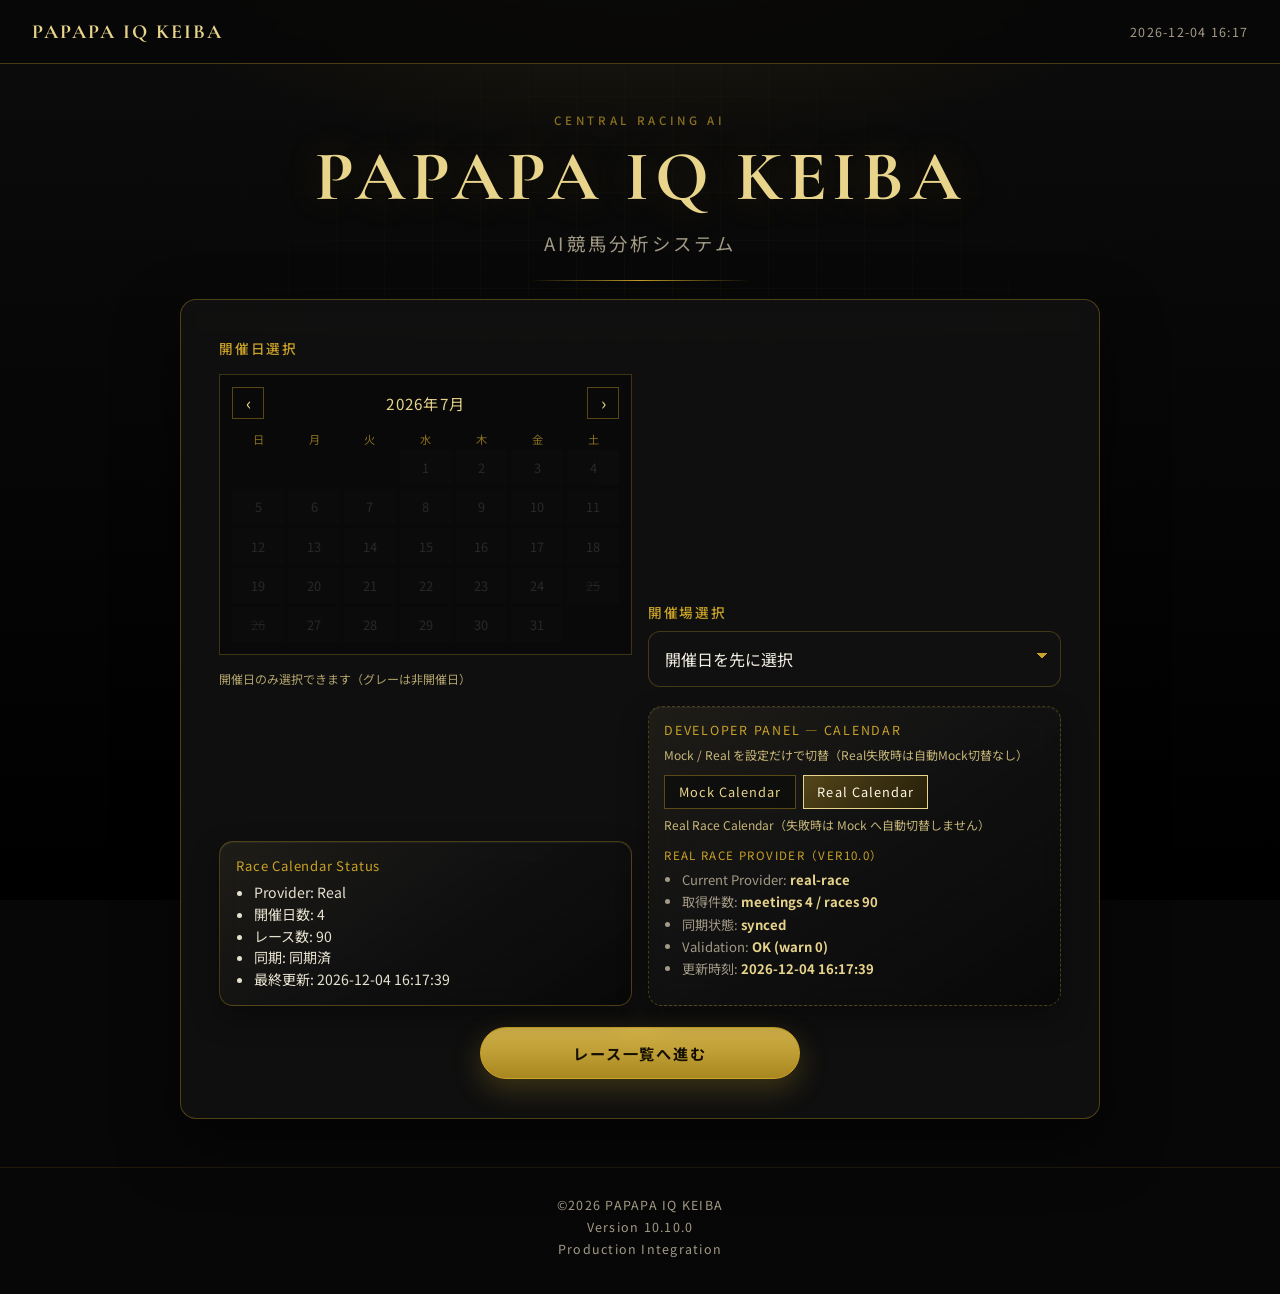
<file: index.html>
﻿<!DOCTYPE html>
<html lang="ja">
<head>
  <meta charset="UTF-8">
  <meta name="viewport" content="width=device-width, initial-scale=1.0">
  <meta name="description" content="PAPAPA IQ KEIBAのトップ画面。開催日・開催場を選んでAI競馬分析を開始します。">
  <title>PAPAPA IQ KEIBA</title>
  <link rel="icon" href="favicon.svg" type="image/svg+xml">
  <link rel="preconnect" href="https://fonts.googleapis.com">
  <link rel="preconnect" href="https://fonts.gstatic.com" crossorigin>
  <link href="https://fonts.googleapis.com/css2?family=Cormorant+Garamond:wght@500;600;700&family=Noto+Sans+JP:wght@400;500;700&display=swap" rel="stylesheet">
  <link rel="stylesheet" href="style.css">
</head>
<body class="is-loading page-top page-v71">
  <div class="loading-screen" id="loading-screen" aria-hidden="true">
    <p class="loading-screen__brand">PAPAPA IQ KEIBA</p>
    <p class="loading-screen__text">AI Analyzing...</p>
  </div>

  <div class="bg-layer" aria-hidden="true"></div>
  <div class="bg-glow" aria-hidden="true"></div>

  <header class="site-header">
    <a class="site-header__brand" href="index.html">PAPAPA IQ KEIBA</a>
    <time class="site-header__datetime" id="site-datetime">2026-07-28 00:00</time>
  </header>

  <main class="page page--v71">
    <header class="hero">
      <p class="eyebrow">CENTRAL RACING AI</p>
      <h1 class="title">PAPAPA IQ KEIBA</h1>
      <p class="subtitle">AI競馬分析システム</p>
      <div class="gold-line" aria-hidden="true"></div>
    </header>

    <section class="panel v71-panel" aria-label="開催条件の選択">
      <div class="field">
        <label id="race-date-label">開催日選択</label>
        <input type="hidden" id="race-date" name="race-date" value="">
        <div class="v71-cal" aria-labelledby="race-date-label">
          <div class="v71-cal__nav">
            <button type="button" class="v71-cal__nav-btn" id="cal-prev" aria-label="前月">‹</button>
            <p class="v71-cal__month" id="cal-month-label">2026年7月</p>
            <button type="button" class="v71-cal__nav-btn" id="cal-next" aria-label="翌月">›</button>
          </div>
          <div class="v71-cal__weekdays" aria-hidden="true">
            <span>日</span><span>月</span><span>火</span><span>水</span><span>木</span><span>金</span><span>土</span>
          </div>
          <div class="v71-cal__grid" id="cal-grid" role="grid" aria-label="開催カレンダー"></div>
        </div>
        <p class="v71-hint" id="cal-hint">開催日のみ選択できます（グレーは非開催日）</p>
      </div>

      <div class="field">
        <label for="race-venue">開催場選択</label>
        <select id="race-venue" name="race-venue">
          <option value="">開催日を先に選択</option>
        </select>
      </div>

      <section class="v71-session glass-card" id="session-info" hidden aria-label="開催情報">
        <p class="v71-session__title">開催情報</p>
        <ul class="v71-session__list">
          <li>開催回: <span id="session-kai">—</span></li>
          <li>開催日目: <span id="session-day">—</span></li>
          <li>最終日: <span id="session-final">—</span></li>
          <li>開催区分: <span id="session-division">—</span></li>
          <li>ステータス: <span id="session-status">—</span></li>
          <li>分析段階: <span id="session-stage">—</span></li>
        </ul>
      </section>

      <section class="v71-session glass-card" id="real-race-status" aria-label="Race Calendar Status">
        <p class="v71-session__title">Race Calendar Status</p>
        <ul class="v71-session__list">
          <li>Provider: <span id="cal-provider-kind">—</span></li>
          <li>開催日数: <span id="cal-meeting-count">—</span></li>
          <li>レース数: <span id="cal-race-count">—</span></li>
          <li>同期: <span id="cal-sync-status">—</span></li>
          <li>最終更新: <span id="cal-updated">—</span></li>
        </ul>
      </section>

      <aside class="v51-dev-panel glass-card v71-dev" id="cal-dev-panel" hidden>
        <p class="v51-dev-panel__title">Developer Panel — Calendar</p>
        <p class="v51-dev-panel__note">Mock / Real を設定だけで切替（Real失敗時は自動Mock切替なし）</p>
        <div class="v70-source-switch" id="cal-mode-controls" role="group" aria-label="Calendar Source">
          <button type="button" class="v70-source-btn" data-cal-mode="mock">Mock Calendar</button>
          <button type="button" class="v70-source-btn" data-cal-mode="real">Real Calendar</button>
        </div>
        <p class="v51-dev-panel__note" id="cal-mode-note">Mock Calendar を使用中</p>
        <p class="v51-dev-panel__subtitle">Real Race Provider（Ver10.0）</p>
        <ul class="v51-dev-list">
          <li>Current Provider: <span id="dev-real-provider">—</span></li>
          <li>取得件数: <span id="dev-real-count">—</span></li>
          <li>同期状態: <span id="dev-real-sync">—</span></li>
          <li>Validation: <span id="dev-real-validation">—</span></li>
          <li>更新時刻: <span id="dev-real-updated">—</span></li>
        </ul>
      </aside>

      <p class="v71-error" id="cal-error" hidden></p>

      <button type="button" id="go-race-list" class="btn-primary">
        レース一覧へ進む
      </button>
    </section>
  </main>

  <footer class="site-footer">
    <p>©2026 PAPAPA IQ KEIBA</p>
    <p>Version 10.10.0</p>
    <p>Production Integration</p>
  </footer>

  <button type="button" class="scroll-top" id="scroll-top" aria-label="ページ上部へ">↑</button>

  <script type="module" src="js/main.js"></script>
</body>
</html>
</file>
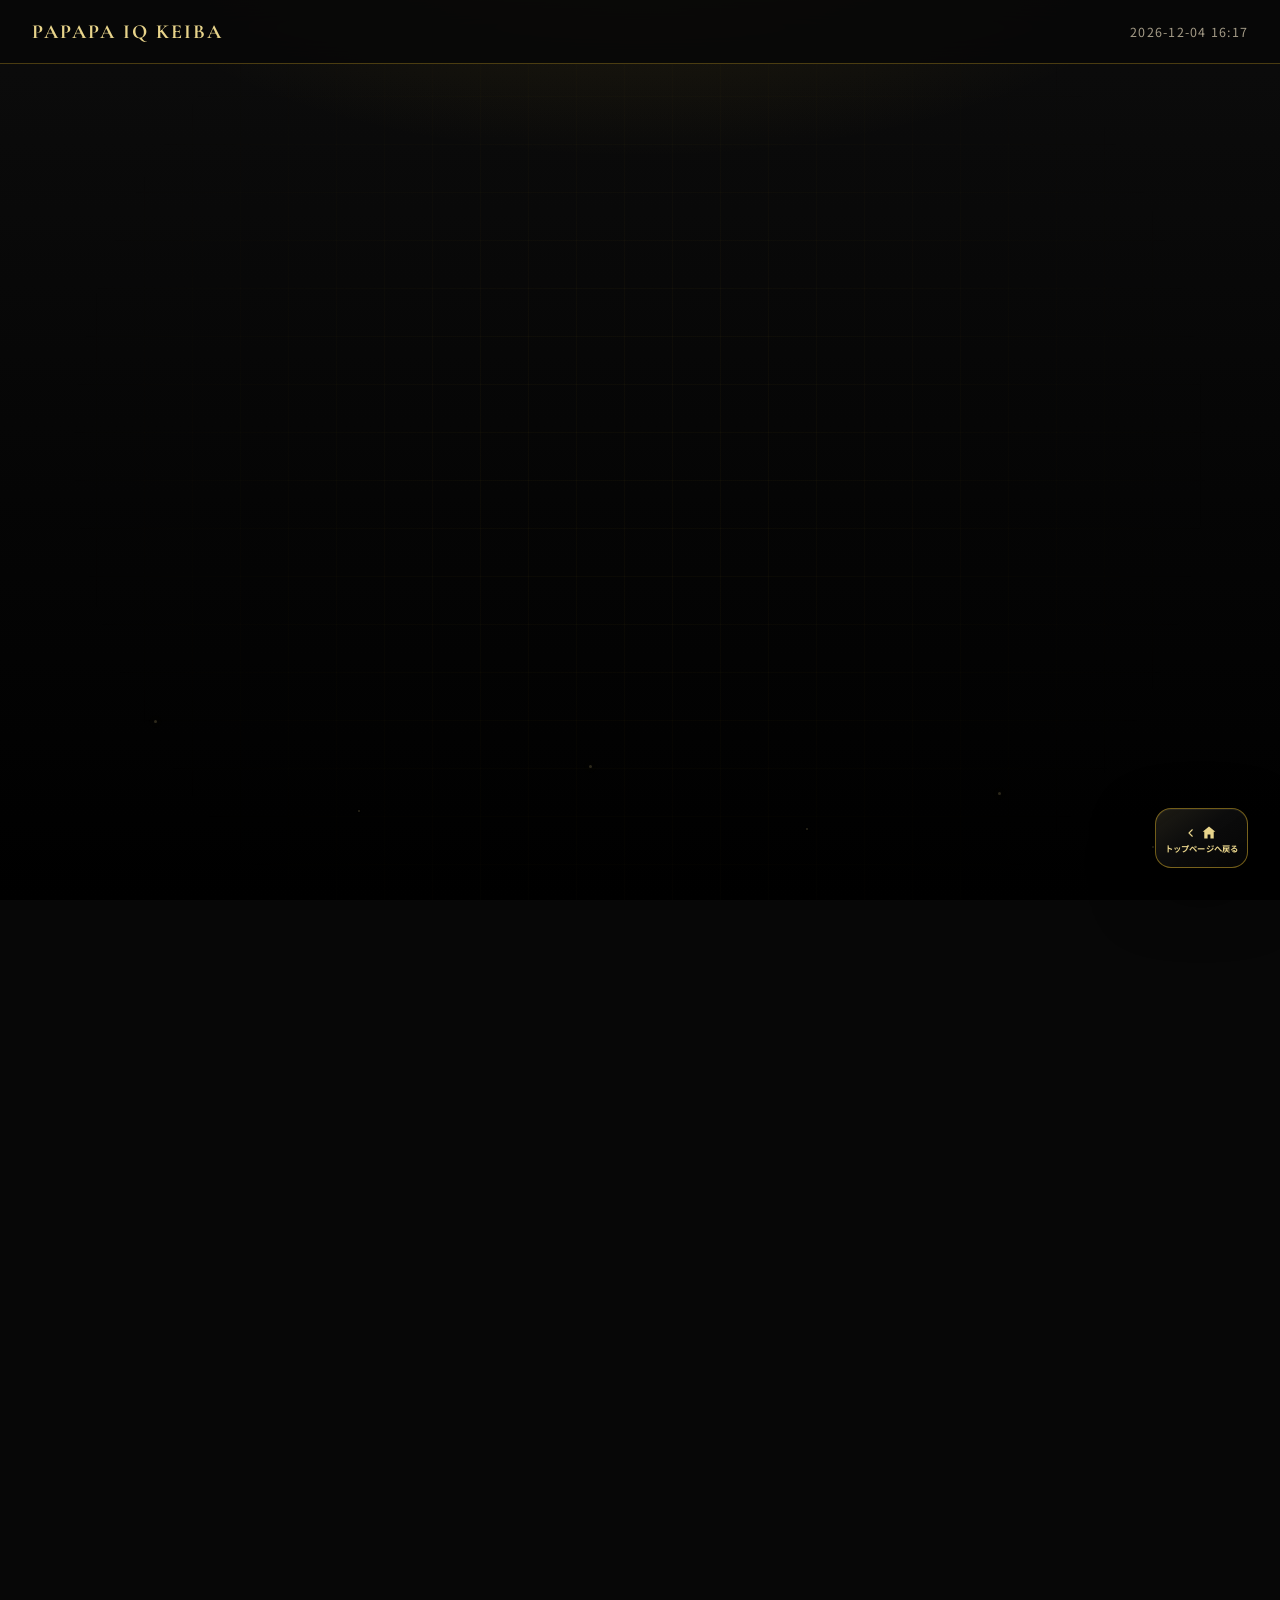
<file: analysis.html>
﻿<!DOCTYPE html>
<html lang="ja">
<head>
  <meta charset="UTF-8">
  <meta name="viewport" content="width=device-width, initial-scale=1.0, viewport-fit=cover">
  <meta name="description" content="PAPAPA IQ KEIBA プロ仕様AI競馬新聞。シミュレーション・レーダー・適性・危険アラートまで一気に把握。">
  <meta name="theme-color" content="#070707">
  <title>AI分析新聞 | PAPAPA IQ KEIBA</title>
  <link rel="icon" href="favicon.svg" type="image/svg+xml">
  <link rel="preconnect" href="https://fonts.googleapis.com">
  <link rel="preconnect" href="https://fonts.gstatic.com" crossorigin>
  <link href="https://fonts.googleapis.com/css2?family=Cormorant+Garamond:wght@500;600;700&family=Noto+Sans+JP:wght@400;500;700&display=swap" rel="stylesheet">
  <link rel="stylesheet" href="style.css">
</head>
<body class="is-loading page-analysis page-v40 page-v50 page-v51 page-v52 page-v53 page-v54">
  <div class="ai-scan-overlay" id="ai-scan-overlay" aria-hidden="true">
    <div class="ai-scan-overlay__glow"></div>
    <div class="ai-scan-overlay__line"></div>
    <p class="ai-scan-overlay__text">AI DEEP ANALYSIS</p>
  </div>
  <div class="v5-gold-flash" id="v5-gold-flash" aria-hidden="true"></div>
  <div class="v5-complete-overlay" id="v5-complete-overlay" aria-hidden="true">
    <p class="v5-complete-overlay__text">AI COMPLETE</p>
  </div>

  <div class="loading-screen loading-screen--lux" id="loading-screen" aria-hidden="true" aria-busy="true">
    <div class="lux-loader" aria-hidden="true">
      <div class="lux-loader__orbit lux-loader__orbit--outer"></div>
      <div class="lux-loader__orbit lux-loader__orbit--mid"></div>
      <div class="lux-loader__ring">
        <svg viewBox="0 0 120 120" class="lux-loader__svg">
          <circle class="lux-loader__track" cx="60" cy="60" r="52"></circle>
          <circle class="lux-loader__progress" cx="60" cy="60" r="52"></circle>
        </svg>
        <div class="lux-loader__core">
          <span class="lux-loader__mark">IQ</span>
        </div>
      </div>
      <div class="lux-loader__sparkles">
        <span></span><span></span><span></span><span></span>
      </div>
    </div>
    <p class="loading-screen__brand">PAPAPA IQ KEIBA</p>
    <p class="loading-screen__text">AI Analyzing</p>
    <div class="lux-loader__bar" aria-hidden="true"><span></span></div>
  </div>

  <div class="bg-layer" aria-hidden="true"></div>
  <div class="bg-glow" aria-hidden="true"></div>
  <div class="gold-particles" aria-hidden="true">
    <span></span><span></span><span></span><span></span><span></span><span></span>
  </div>

  <header class="site-header">
    <a class="site-header__brand" href="index.html">PAPAPA IQ KEIBA</a>
    <time class="site-header__datetime" id="site-datetime">2026-07-28 00:00</time>
  </header>

  <main class="page page--analysis page--paper page--v31 page--v32 page--v40 page--v50 page--v51 page--v52 page--v53 page--v54">
    <header class="paper-masthead reveal">
      <p class="paper-masthead__eyebrow">PAPAPA IQ RACING PAPER · OFFICIAL Ver10.6</p>
      <h1 class="paper-masthead__title">AI競馬新聞</h1>
      <p class="paper-masthead__sub" id="paper-race-meta">—</p>
      <div class="gold-line gold-line--glow" aria-hidden="true"></div>
    </header>

    <!-- Ver7.1 Analysis Stage / AI通知 -->
    <section class="paper-section v71-stage reveal" aria-label="Analysis Stage">
      <h2 class="paper-section__title">Analysis Stage</h2>
      <div class="v71-stage-grid">
        <article class="glass-card v71-stage-card">
          <p class="v71-stage-card__label">現在分析段階</p>
          <p class="v71-stage-card__value" id="stage-current">—</p>
          <p class="v71-stage-card__badge" id="stage-confirmed">—</p>
        </article>
        <article class="glass-card v71-stage-card">
          <p class="v71-stage-card__label">Confidence</p>
          <p class="v71-stage-card__value" id="stage-confidence">—</p>
        </article>
        <article class="glass-card v71-stage-card">
          <p class="v71-stage-card__label">Data Completeness</p>
          <p class="v71-stage-card__value" id="stage-completeness">—</p>
        </article>
      </div>
      <div class="v71-notice glass-card">
        <p class="v71-notice__mode" id="stage-mode">—</p>
        <p class="v71-notice__title">未確定情報</p>
        <ul class="v71-notice__pending" id="stage-pending"></ul>
        <p class="v71-notice__provisional" id="stage-provisional">この予想は暫定評価です。</p>
        <p class="v71-notice__note" id="stage-note"></p>
      </div>
      <!-- Ver7.6/7.7 Horse Entry + Draw AI表示 -->
      <div class="v76-ai-panel glass-card" id="entry-ai-panel">
        <p class="v76-ai-panel__title" id="entry-ai-title">現在分析段階</p>
        <p class="v76-ai-panel__stage">
          Analysis Stage
          <strong id="entry-ai-stage">—</strong>
        </p>
        <p class="v76-ai-panel__mode" id="entry-ai-mode">—</p>
        <div class="v76-ai-panel__cols">
          <div>
            <p class="v76-ai-panel__label" id="entry-ai-using-label">取得済み情報</p>
            <ul class="v76-ai-panel__list" id="entry-ai-using"></ul>
          </div>
          <div>
            <p class="v76-ai-panel__label" id="entry-ai-pending-label">未取得情報</p>
            <ul class="v76-ai-panel__list" id="entry-ai-pending"></ul>
          </div>
        </div>
        <p class="v76-ai-panel__provisional" id="entry-ai-provisional">現在は暫定分析です。</p>
      </div>
    </section>

    <!-- Ver7.2 Smart Update Reason -->
    <section class="paper-section v72-update reveal" aria-label="AI Update Reason">
      <h2 class="paper-section__title">AI Update Reason</h2>
      <article class="glass-card v72-reason">
        <p class="v72-reason__text" id="ai-update-reason">初回分析です。</p>
        <p class="v72-reason__meta">
          更新状態: <span id="ai-update-status">—</span>
          · 次回: <span id="ai-update-next">—</span>
          · Auto: <span id="ai-update-auto">—</span>
        </p>
      </article>
    </section>

    <!-- Ver5.1 データソース / 更新時刻 -->
    <section class="paper-section v51-data-meta reveal" aria-label="データ取得状況">
      <div class="v51-meta-grid">
        <div class="v51-meta-card glass-card">
          <p class="v51-meta-card__label">Data Source</p>
          <p class="v51-meta-card__value" id="data-source-label">Dummy Data</p>
        </div>
        <div class="v51-meta-card glass-card">
          <p class="v51-meta-card__label">Last Update</p>
          <p class="v51-meta-card__value" id="data-updated-label">—</p>
        </div>
      </div>

      <!-- Ver7.3 Data Status / Completeness -->
      <div class="v73-data-block glass-card">
        <p class="v73-data-block__title">現在取得済み（Data Status）</p>
        <ul class="v73-status-list">
          <li>開催情報 <span id="ds-meeting">—</span></li>
          <li>出馬表 <span id="ds-card">—</span></li>
          <li>騎手 <span id="ds-jockey">—</span></li>
          <li>斤量 <span id="ds-weight">—</span></li>
          <li>枠順 <span id="ds-frame">—</span></li>
          <li>馬場 <span id="ds-track">—</span></li>
          <li>オッズ <span id="ds-odds">—</span></li>
        </ul>
        <p class="v73-data-block__title">Real Race Calendar（Ver10.0）</p>
        <ul class="v73-status-list v10-real-race-status">
          <li>現在開催 <span id="real-meeting-active">—</span></li>
          <li>開催場 <span id="real-venues">—</span></li>
          <li>レース数 <span id="real-race-count">—</span></li>
          <li>最終更新時刻 <span id="real-updated">—</span></li>
          <li>Provider種別 <span id="real-provider-kind">—</span></li>
        </ul>
        <p class="v73-data-block__note" id="real-race-note"></p>
        <p class="v73-data-block__title">Race Data Connect</p>
        <ul class="v73-status-list v75-race-connect-status">
          <li>Race Data <span id="rc-status">—</span></li>
          <li>取得件数 <span id="rc-count">—</span></li>
          <li>更新時刻 <span id="rc-updated">—</span></li>
          <li>Provider <span id="rc-provider">—</span></li>
          <li>Validation <span id="rc-validation">—</span></li>
        </ul>
        <p class="v73-data-block__title">Horse Entry（Ver7.6）</p>
        <ul class="v73-status-list v76-entry-status">
          <li>出走頭数 <span id="entry-field-size">—</span></li>
          <li>登録頭数 <span id="entry-registered">—</span></li>
          <li>出走予定頭数 <span id="entry-planned">—</span></li>
          <li>取消 <span id="entry-scratched">—</span></li>
          <li>除外 <span id="entry-excluded">—</span></li>
          <li>取得率 <span id="entry-completeness">—</span></li>
          <li>最終更新 <span id="entry-updated">—</span></li>
          <li>Provider <span id="entry-provider-kind">—</span></li>
        </ul>
        <p class="v73-data-block__note" id="entry-stage-note"></p>
        <p class="v73-data-block__title">Entry Completeness</p>
        <div class="v73-comp-grid v76-entry-comp">
          <span>登録馬 <strong id="ec-registered">—</strong></span>
          <span>戦績 <strong id="ec-career">—</strong></span>
          <span>調教師 <strong id="ec-trainer">—</strong></span>
          <span>距離実績 <strong id="ec-distance">—</strong></span>
          <span>枠順 <strong id="ec-frame">0%</strong></span>
          <span>騎手 <strong id="ec-jockey">0%</strong></span>
          <span>斤量 <strong id="ec-weight">0%</strong></span>
          <span class="v73-comp-overall">Overall <strong id="ec-overall">—</strong></span>
        </div>
        <p class="v73-data-block__note" id="ec-note"></p>
        <p class="v73-data-block__title">Draw Completeness（Ver7.7）</p>
        <div class="v73-comp-grid v77-draw-comp">
          <span>枠順 <strong id="dc-draw-frame">—</strong></span>
          <span>騎手 <strong id="dc-draw-jockey">—</strong></span>
          <span>斤量 <strong id="dc-draw-weight">—</strong></span>
          <span>取消情報 <strong id="dc-draw-scratch">—</strong></span>
          <span>オッズ <strong id="dc-draw-odds">0%</strong></span>
          <span>ニュース <strong id="dc-draw-news">0%</strong></span>
          <span class="v73-comp-overall">Overall <strong id="dc-draw-overall">—</strong></span>
        </div>
        <p class="v73-data-block__note" id="dc-draw-note"></p>
        <ul class="v73-status-list v77-draw-status">
          <li>出走頭数 <span id="draw-active">—</span></li>
          <li>取消 <span id="draw-scratched">—</span></li>
          <li>除外 <span id="draw-excluded">—</span></li>
          <li>更新時刻 <span id="draw-updated">—</span></li>
        </ul>
        <p class="v73-data-block__note" id="draw-stage-note"></p>
        <p class="v73-data-block__title">Odds Completeness（Ver7.8）</p>
        <div class="v73-comp-grid v78-odds-comp">
          <span>オッズ <strong id="oc-odds">—</strong></span>
          <span>人気 <strong id="oc-popularity">—</strong></span>
          <span>市場情報 <strong id="oc-market">—</strong></span>
          <span>ニュース <strong id="oc-news">0%</strong></span>
          <span>SNS <strong id="oc-sns">0%</strong></span>
          <span class="v73-comp-overall">Overall <strong id="oc-overall">—</strong></span>
        </div>
        <p class="v73-data-block__note" id="oc-note"></p>
        <ul class="v73-status-list v78-odds-status">
          <li>単勝（1人気例） <span id="odds-win-sample">—</span></li>
          <li>複勝（1人気例） <span id="odds-place-sample">—</span></li>
          <li>人気 <span id="odds-pop-sample">—</span></li>
          <li>取得件数 <span id="odds-count">—</span></li>
          <li>取得率 <span id="odds-fetch-rate">—</span></li>
          <li>Market Score <span id="odds-market-score">—</span></li>
          <li>更新時刻 <span id="odds-updated">—</span></li>
          <li>Provider <span id="odds-provider-kind">—</span></li>
        </ul>
        <p class="v73-data-block__note" id="odds-stage-note"></p>
        <p class="v73-data-block__title">Weather Completeness（Ver7.9）</p>
        <div class="v73-comp-grid v79-weather-comp">
          <span>天候 <strong id="wc-weather">—</strong></span>
          <span>馬場 <strong id="wc-track">—</strong></span>
          <span>風 <strong id="wc-wind">—</strong></span>
          <span>含水率 <strong id="wc-moisture">—</strong></span>
          <span>ニュース <strong id="wc-news">0%</strong></span>
          <span>SNS <strong id="wc-sns">0%</strong></span>
          <span class="v73-comp-overall">Overall <strong id="wc-overall">—</strong></span>
        </div>
        <p class="v73-data-block__note" id="wc-note"></p>
        <ul class="v73-status-list v79-weather-status">
          <li>天候 <span id="weather-label">—</span></li>
          <li>馬場状態 <span id="weather-track">—</span></li>
          <li>風 <span id="weather-wind">—</span></li>
          <li>気温 <span id="weather-temp">—</span></li>
          <li>湿度 <span id="weather-humidity">—</span></li>
          <li>Provider <span id="weather-provider-kind">—</span></li>
          <li>Weather Score <span id="weather-score">—</span></li>
          <li>更新時刻 <span id="weather-updated">—</span></li>
        </ul>
        <p class="v73-data-block__note" id="weather-stage-note"></p>
        <p class="v73-data-block__title">News Intelligence（Ver8.0 / Ver10.4）</p>
        <ul class="v73-status-list v80-news-status">
          <li>ニュース件数 <span id="news-count">—</span></li>
          <li>重要ニュース件数 <span id="news-important">—</span></li>
          <li>最終更新 <span id="news-updated">—</span></li>
          <li>Provider <span id="news-provider-kind">—</span></li>
          <li>News Score <span id="news-score">—</span></li>
          <li>AI反映状況 <span id="news-ai-reflect">—</span></li>
        </ul>
        <p class="v73-data-block__note">※記事本文・画像は表示しません（タイトル／カテゴリのみ）</p>
        <ul class="v73-status-list v80-news-meta-list" id="news-meta-list"></ul>
        <p class="v73-data-block__note" id="news-stage-note"></p>
        <p class="v73-data-block__title">Social Intelligence（Ver8.1 / Ver10.5）</p>
        <ul class="v73-status-list v81-social-status">
          <li>トレンド件数 <span id="social-count">—</span></li>
          <li>注目カテゴリ <span id="social-top-categories">—</span></li>
          <li>最終更新 <span id="social-updated">—</span></li>
          <li>Provider <span id="social-provider-kind">—</span></li>
          <li>Trend Score <span id="social-trend-score">—</span></li>
          <li>現在のトレンド <span id="social-trend">—</span></li>
          <li>AI反映状況 <span id="social-ai-reflect">—</span></li>
        </ul>
        <p class="v73-data-block__note">※投稿本文・画像・動画・コメントは表示しません（構造化メタのみ）</p>
        <ul class="v73-status-list v81-social-meta-list" id="social-meta-list"></ul>
        <p class="v73-data-block__note" id="social-stage-note"></p>
        <p class="v73-data-block__title">AI Discussion（Ver8.2）</p>
        <ul class="v73-status-list v82-discussion-status">
          <li>Discussion Status <span id="discussion-status">—</span></li>
          <li>Evidence数 <span id="discussion-evidence-count">—</span></li>
          <li>Consensus Score <span id="discussion-consensus">—</span></li>
          <li>Conflict Score <span id="discussion-conflict">—</span></li>
          <li>Final Confidence <span id="discussion-final-confidence">—</span></li>
        </ul>
        <p class="v73-data-block__note" id="discussion-stage-note"></p>
        <p class="v73-data-block__title">Prediction Explainability（Ver8.3）</p>
        <ul class="v73-status-list v83-explain-status">
          <li>Explain Status <span id="explain-status">—</span></li>
        </ul>
        <p class="v73-data-block__subtitle">総合評価理由</p>
        <p class="v73-data-block__note" id="explain-overall">—</p>
        <p class="v73-data-block__subtitle">重要な根拠</p>
        <ul class="v73-status-list" id="explain-important-list"></ul>
        <p class="v73-data-block__subtitle">寄与率</p>
        <ul class="v73-status-list" id="explain-contribution-list"></ul>
        <p class="v73-data-block__subtitle">Confidence理由</p>
        <p class="v73-data-block__note" id="explain-confidence">—</p>
        <p class="v73-data-block__subtitle">Analysis Stage</p>
        <p class="v73-data-block__note" id="explain-stage">—</p>
        <p class="v73-data-block__subtitle">前回との差分</p>
        <ul class="v73-status-list" id="explain-diff-list"></ul>
        <p class="v73-data-block__note" id="explain-stage-note"></p>
        <p class="v73-data-block__title">Knowledge Graph（Ver8.4）</p>
        <ul class="v73-status-list v84-knowledge-status">
          <li>Knowledge Status <span id="knowledge-status">—</span></li>
          <li>Node数 <span id="knowledge-node-count">—</span></li>
          <li>Edge数 <span id="knowledge-edge-count">—</span></li>
          <li>Knowledge Score <span id="knowledge-score">—</span></li>
          <li>Graph更新時刻 <span id="knowledge-updated">—</span></li>
        </ul>
        <p class="v73-data-block__note" id="knowledge-stage-note"></p>
        <p class="v73-data-block__title">Production Integration（Ver10.6）</p>
        <ul class="v73-status-list v106-prod-status">
          <li>Current Provider <span id="prod-current-provider">—</span></li>
          <li>Real / Mock <span id="prod-provider-mix">—</span></li>
          <li>取得成功率 <span id="prod-success-rate">—</span></li>
          <li>Data Completeness <span id="prod-data-completeness">—</span></li>
          <li>Provider Health <span id="prod-provider-health">—</span></li>
          <li>System Health <span id="prod-system-health">—</span></li>
        </ul>
        <p class="v73-data-block__note" id="prod-integration-note"></p>
        <p class="v73-data-block__title">Release Info</p>
        <ul class="v73-status-list v90-rc-status">
          <li><span id="rc-version">—</span></li>
          <li><span id="rc-channel">—</span></li>
          <li><span id="rc-build-date">—</span></li>
          <li><span id="rc-build-number">—</span></li>
        </ul>
        <p class="v73-data-block__title">Data Completeness</p>
        <div class="v73-comp-grid">
          <span>Race <strong id="dc-race">—</strong></span>
          <span>Horse <strong id="dc-horse">—</strong></span>
          <span>Odds <strong id="dc-odds">—</strong></span>
          <span>Market <strong id="dc-market">—</strong></span>
          <span class="v73-comp-overall">Overall <strong id="dc-overall">—</strong></span>
        </div>
        <p class="v73-data-block__note" id="dc-note"></p>
      </div>

      <div class="v51-error-banner" id="data-error-banner" hidden>
        <p class="v51-error-banner__title">通信失敗</p>
        <p class="v51-error-banner__detail" id="data-error-detail">現在はキャッシュ表示中</p>
        <button type="button" class="btn-secondary" id="data-retry-btn">再取得</button>
      </div>

      <aside class="v51-dev-panel glass-card" id="dev-data-panel" hidden>
        <p class="v51-dev-panel__title">Developer Panel</p>
        <ul class="v51-dev-list">
          <li>Provider: <span id="dev-provider">—</span></li>
          <li>Data Source: <span id="dev-source">—</span></li>
          <li>Source Mode: <span id="dev-source-mode">—</span></li>
          <li>Cache Status: <span id="dev-cache">—</span></li>
          <li>Update Time: <span id="dev-updated">—</span></li>
          <li>取得件数: <span id="dev-count">—</span></li>
          <li>Validation: <span id="dev-validation">—</span></li>
        </ul>

        <p class="v51-dev-panel__subtitle">Data Source Switch（Ver7.0）</p>
        <div class="v70-source-switch" id="dev-source-mode-controls" role="group" aria-label="Data Source">
          <button type="button" class="v70-source-btn" data-source-mode="mock">Mock</button>
          <button type="button" class="v70-source-btn" data-source-mode="real">Real</button>
          <button type="button" class="v70-source-btn" data-source-mode="auto">Auto</button>
        </div>
        <p class="v51-dev-panel__note" id="dev-source-mode-note">デフォルトは Real Provider（公開データ）。Mock は Developer 設定のみ。</p>

        <p class="v51-dev-panel__subtitle">Smart Update（Ver7.2）</p>
        <ul class="v51-dev-list">
          <li>Auto Update: <span id="dev-auto-update">—</span></li>
          <li>Scheduler: <span id="dev-scheduler-phase">—</span></li>
          <li>Watch: <span id="dev-watch-count">—</span></li>
        </ul>
        <div class="v70-source-switch" id="dev-auto-update-controls" role="group" aria-label="Auto Update">
          <button type="button" class="v70-source-btn" data-auto-update="on">Auto ON</button>
          <button type="button" class="v70-source-btn" data-auto-update="off">Auto OFF</button>
        </div>
        <p class="v51-dev-panel__subtitle">Mock Events</p>
        <div class="v72-mock-grid" id="dev-mock-events"></div>
        <button type="button" class="btn-secondary" id="dev-schedule-tick">Scheduler Tick</button>
        <p class="v51-dev-panel__note" id="dev-update-note">変更が無い場合は再分析しません。</p>

        <p class="v51-dev-panel__subtitle">Race & Horse Integration（Ver7.3）</p>
        <ul class="v51-dev-list">
          <li>Provider: <span id="dev-map-provider">—</span></li>
          <li>Mapping: <span id="dev-map-status">—</span></li>
          <li>Validation: <span id="dev-validation-v73">—</span></li>
          <li>Completeness: <span id="dev-completeness">—</span></li>
          <li>取得件数: <span id="dev-count-v73">—</span></li>
        </ul>

        <p class="v51-dev-panel__subtitle">Provider Framework（Ver7.4）</p>
        <ul class="v51-dev-list">
          <li>Failover: <span id="dev-failover-v74">—</span></li>
          <li>Merge: <span id="dev-merge-v74">—</span></li>
          <li>Provenance: <span id="dev-provenance-v74">—</span></li>
          <li>取得件数: <span id="dev-count-v74">—</span></li>
        </ul>
        <div class="v52-monitor-wrap">
          <table class="v52-monitor-table v74-provider-table" aria-label="Provider Framework">
            <thead>
              <tr>
                <th>Provider</th>
                <th>状態</th>
                <th>有効</th>
                <th>実装</th>
                <th>件数</th>
              </tr>
            </thead>
            <tbody id="dev-provider-framework"></tbody>
          </table>
        </div>

        <p class="v51-dev-panel__subtitle">Race Data Connect（Ver7.5）</p>
        <ul class="v51-dev-list">
          <li>状態: <span id="dev-rc-status">—</span></li>
          <li>成功: <span id="dev-rc-success">—</span></li>
          <li>失敗: <span id="dev-rc-fail">—</span></li>
          <li>同期: <span id="dev-rc-sync">—</span></li>
          <li>最終更新: <span id="dev-rc-updated">—</span></li>
          <li>Validation: <span id="dev-rc-validation">—</span></li>
        </ul>

        <p class="v51-dev-panel__subtitle">Horse Entry Status（Ver7.6 / Ver10.1）</p>
        <div class="v70-source-switch" id="entry-mode-controls" role="group" aria-label="Horse Entry Source">
          <button type="button" class="v70-source-btn" data-entry-mode="mock">Mock Entry</button>
          <button type="button" class="v70-source-btn" data-entry-mode="real">Real Entry</button>
        </div>
        <p class="v51-dev-panel__note" id="entry-mode-note">Mock Horse Entry を使用中</p>
        <ul class="v51-dev-list">
          <li>取得件数: <span id="dev-entry-count">—</span></li>
          <li>状態別件数: <span id="dev-entry-by-status">—</span></li>
          <li>Validation結果: <span id="dev-entry-validation">—</span></li>
          <li>同期状態: <span id="dev-entry-sync">—</span></li>
          <li>更新時刻: <span id="dev-entry-updated">—</span></li>
        </ul>
        <p class="v51-dev-panel__subtitle">Real Horse Provider（Ver10.1）</p>
        <ul class="v51-dev-list">
          <li>Horse Provider Status: <span id="dev-horse-status">—</span></li>
          <li>Current Provider: <span id="dev-horse-provider">—</span></li>
          <li>取得件数: <span id="dev-horse-count">—</span></li>
          <li>Validation: <span id="dev-horse-validation">—</span></li>
          <li>同期状態: <span id="dev-horse-sync">—</span></li>
          <li>更新時刻: <span id="dev-horse-updated">—</span></li>
        </ul>

        <p class="v51-dev-panel__subtitle">Draw & Jockey（Ver7.7）</p>
        <ul class="v51-dev-list">
          <li>Draw Status: <span id="dev-draw-status">—</span></li>
          <li>Jockey Status: <span id="dev-jockey-status">—</span></li>
          <li>Weight Status: <span id="dev-weight-status">—</span></li>
          <li>変更履歴: <span id="dev-draw-history">—</span></li>
          <li>同期状態: <span id="dev-draw-sync">—</span></li>
          <li>Validation状態: <span id="dev-draw-validation">—</span></li>
          <li>更新時刻: <span id="dev-draw-updated">—</span></li>
        </ul>

        <p class="v51-dev-panel__subtitle">Odds & Market（Ver7.8 / Ver10.2）</p>
        <div class="v70-source-switch" id="odds-mode-controls" role="group" aria-label="Odds Source">
          <button type="button" class="v70-source-btn" data-odds-mode="mock">Mock Odds</button>
          <button type="button" class="v70-source-btn" data-odds-mode="real">Real Odds</button>
        </div>
        <p class="v51-dev-panel__note" id="odds-mode-note">Mock Odds を使用中</p>
        <ul class="v51-dev-list">
          <li>Odds Status: <span id="dev-odds-status">—</span></li>
          <li>Market Status: <span id="dev-market-status">—</span></li>
          <li>取得件数: <span id="dev-odds-count">—</span></li>
          <li>更新履歴: <span id="dev-odds-history">—</span></li>
          <li>Validation状態: <span id="dev-odds-validation">—</span></li>
          <li>同期状態: <span id="dev-odds-sync">—</span></li>
          <li>更新時刻: <span id="dev-odds-updated">—</span></li>
        </ul>
        <p class="v51-dev-panel__subtitle">Real Odds Provider（Ver10.2）</p>
        <ul class="v51-dev-list">
          <li>Odds Provider Status: <span id="dev-real-odds-status">—</span></li>
          <li>Current Provider: <span id="dev-real-odds-provider">—</span></li>
          <li>取得件数: <span id="dev-real-odds-count">—</span></li>
          <li>更新回数: <span id="dev-real-odds-updates">—</span></li>
          <li>Validation: <span id="dev-real-odds-validation">—</span></li>
          <li>同期状態: <span id="dev-real-odds-sync">—</span></li>
          <li>更新時刻: <span id="dev-real-odds-updated">—</span></li>
        </ul>

        <p class="v51-dev-panel__subtitle">Weather & Track（Ver7.9 / Ver10.3）</p>
        <div class="v70-source-switch" id="weather-mode-controls" role="group" aria-label="Weather Source">
          <button type="button" class="v70-source-btn" data-weather-mode="mock">Mock Weather</button>
          <button type="button" class="v70-source-btn" data-weather-mode="real">Real Weather</button>
        </div>
        <p class="v51-dev-panel__note" id="weather-mode-note">Mock Weather を使用中</p>
        <ul class="v51-dev-list">
          <li>Weather Status: <span id="dev-weather-status">—</span></li>
          <li>Track Status: <span id="dev-track-status">—</span></li>
          <li>取得件数: <span id="dev-weather-count">—</span></li>
          <li>更新履歴: <span id="dev-weather-history">—</span></li>
          <li>Validation状態: <span id="dev-weather-validation">—</span></li>
          <li>同期状態: <span id="dev-weather-sync">—</span></li>
          <li>最終更新時刻: <span id="dev-weather-updated">—</span></li>
        </ul>
        <p class="v51-dev-panel__subtitle">Real Weather Provider（Ver10.3）</p>
        <ul class="v51-dev-list">
          <li>Weather Provider Status: <span id="dev-real-weather-status">—</span></li>
          <li>Current Provider: <span id="dev-real-weather-provider">—</span></li>
          <li>取得件数: <span id="dev-real-weather-count">—</span></li>
          <li>Validation: <span id="dev-real-weather-validation">—</span></li>
          <li>同期状態: <span id="dev-real-weather-sync">—</span></li>
          <li>更新時刻: <span id="dev-real-weather-updated">—</span></li>
        </ul>

        <p class="v51-dev-panel__subtitle">News Intelligence（Ver8.0 / Ver10.4）</p>
        <div class="v70-source-switch" id="news-mode-controls" role="group" aria-label="News Source">
          <button type="button" class="v70-source-btn" data-news-mode="mock">Mock News</button>
          <button type="button" class="v70-source-btn" data-news-mode="real">Real News</button>
        </div>
        <p class="v51-dev-panel__note" id="news-mode-note">Mock News を使用中</p>
        <ul class="v51-dev-list">
          <li>News Status: <span id="dev-news-status">—</span></li>
          <li>取得件数: <span id="dev-news-count">—</span></li>
          <li>カテゴリ件数: <span id="dev-news-categories">—</span></li>
          <li>Validation状態: <span id="dev-news-validation">—</span></li>
          <li>同期状態: <span id="dev-news-sync">—</span></li>
          <li>最終更新: <span id="dev-news-updated">—</span></li>
        </ul>
        <p class="v51-dev-panel__subtitle">Real News Provider（Ver10.4）</p>
        <ul class="v51-dev-list">
          <li>News Provider Status: <span id="dev-real-news-status">—</span></li>
          <li>Current Provider: <span id="dev-real-news-provider">—</span></li>
          <li>取得件数: <span id="dev-real-news-count">—</span></li>
          <li>Validation: <span id="dev-real-news-validation">—</span></li>
          <li>同期状態: <span id="dev-real-news-sync">—</span></li>
          <li>更新時刻: <span id="dev-real-news-updated">—</span></li>
        </ul>

        <p class="v51-dev-panel__subtitle">Social Intelligence（Ver8.1 / Ver10.5）</p>
        <div class="v70-source-switch" id="social-mode-controls" role="group" aria-label="Social Source">
          <button type="button" class="v70-source-btn" data-social-mode="mock">Mock Social</button>
          <button type="button" class="v70-source-btn" data-social-mode="real">Real Social</button>
        </div>
        <p class="v51-dev-panel__note" id="social-mode-note">Mock Social を使用中</p>
        <ul class="v51-dev-list">
          <li>Social Status: <span id="dev-social-status">—</span></li>
          <li>Trend Status: <span id="dev-trend-status">—</span></li>
          <li>取得件数: <span id="dev-social-count">—</span></li>
          <li>カテゴリ件数: <span id="dev-social-categories">—</span></li>
          <li>Validation状態: <span id="dev-social-validation">—</span></li>
          <li>同期状態: <span id="dev-social-sync">—</span></li>
          <li>最終更新: <span id="dev-social-updated">—</span></li>
        </ul>
        <p class="v51-dev-panel__subtitle">Real Social Provider（Ver10.5）</p>
        <ul class="v51-dev-list">
          <li>Social Provider Status: <span id="dev-real-social-status">—</span></li>
          <li>Current Provider: <span id="dev-real-social-provider">—</span></li>
          <li>取得件数: <span id="dev-real-social-count">—</span></li>
          <li>Validation: <span id="dev-real-social-validation">—</span></li>
          <li>同期状態: <span id="dev-real-social-sync">—</span></li>
          <li>更新時刻: <span id="dev-real-social-updated">—</span></li>
        </ul>

        <p class="v51-dev-panel__subtitle">AI Discussion（Ver8.2）</p>
        <ul class="v51-dev-list">
          <li>Discussion Status: <span id="dev-discussion-status">—</span></li>
          <li>Consensus結果: <span id="dev-discussion-consensus">—</span></li>
          <li>Validation状態: <span id="dev-discussion-validation">—</span></li>
          <li>最終更新: <span id="dev-discussion-updated">—</span></li>
        </ul>
        <p class="v51-dev-panel__note">Evidence一覧</p>
        <ul class="v51-dev-list v82-dev-evidence" id="dev-discussion-evidence"></ul>
        <p class="v51-dev-panel__note">Conflict一覧</p>
        <ul class="v51-dev-list v82-dev-conflicts" id="dev-discussion-conflicts"></ul>

        <p class="v51-dev-panel__subtitle">Prediction Explainability（Ver8.3）</p>
        <ul class="v51-dev-list">
          <li>Explain Status: <span id="dev-explain-status">—</span></li>
          <li>Validation状態: <span id="dev-explain-validation">—</span></li>
          <li>最終更新: <span id="dev-explain-updated">—</span></li>
        </ul>
        <p class="v51-dev-panel__note">Contribution一覧</p>
        <ul class="v51-dev-list" id="dev-explain-contributions"></ul>
        <p class="v51-dev-panel__note">Evidence一覧</p>
        <ul class="v51-dev-list" id="dev-explain-evidence"></ul>
        <p class="v51-dev-panel__note">Reason一覧</p>
        <ul class="v51-dev-list" id="dev-explain-reasons"></ul>
        <p class="v51-dev-panel__note">Diff一覧</p>
        <ul class="v51-dev-list" id="dev-explain-diff"></ul>

        <p class="v51-dev-panel__subtitle">Knowledge Graph（Ver8.4）</p>
        <ul class="v51-dev-list">
          <li>Knowledge Status: <span id="dev-knowledge-status">—</span></li>
          <li>Node数: <span id="dev-knowledge-nodes">—</span></li>
          <li>Edge数: <span id="dev-knowledge-edges">—</span></li>
          <li>Indexer状態: <span id="dev-knowledge-indexer">—</span></li>
          <li>Query状態: <span id="dev-knowledge-query">—</span></li>
          <li>Validation状態: <span id="dev-knowledge-validation">—</span></li>
          <li>Synchronization状態: <span id="dev-knowledge-sync">—</span></li>
          <li>最終更新: <span id="dev-knowledge-updated">—</span></li>
        </ul>

        <p class="v51-dev-panel__subtitle">Real Race Calendar（Ver10.0）</p>
        <ul class="v51-dev-list">
          <li>Provider Status: <span id="dev-real-status">—</span></li>
          <li>Current Provider: <span id="dev-real-provider">—</span></li>
          <li>取得件数: <span id="dev-real-count">—</span></li>
          <li>同期状態: <span id="dev-real-sync">—</span></li>
          <li>Validation: <span id="dev-real-validation">—</span></li>
          <li>更新時刻: <span id="dev-real-updated">—</span></li>
        </ul>

        <p class="v51-dev-panel__subtitle">Live Connection（Production Real Data）</p>
        <ul class="v51-dev-list">
          <li>Current Provider: <span id="dev-live-provider">—</span></li>
          <li>Current Source URL: <span id="dev-live-url">—</span></li>
          <li>HTTP Status: <span id="dev-live-http">—</span></li>
          <li>Last Updated: <span id="dev-live-updated">—</span></li>
          <li>Download Time: <span id="dev-live-download-time">—</span></li>
          <li>Download Size: <span id="dev-live-download-size">—</span></li>
          <li>Parser Result: <span id="dev-live-parser">—</span></li>
          <li>Validator Result: <span id="dev-live-validator">—</span></li>
          <li>Unified Model Count: <span id="dev-live-unified">—</span></li>
          <li>AI Input Count: <span id="dev-live-ai-count">—</span></li>
          <li>Cache Status: <span id="dev-live-cache">—</span></li>
          <li>Mock使用件数: <span id="dev-live-mock-count">—</span></li>
        </ul>
        <div class="v52-monitor-wrap">
          <table class="v52-monitor-table" aria-label="Live Connection">
            <thead>
              <tr>
                <th>Domain</th>
                <th>URL</th>
                <th>HTTP</th>
                <th>件数</th>
                <th>Parser</th>
                <th>Validator</th>
                <th>Cache</th>
              </tr>
            </thead>
            <tbody id="dev-live-connection-rows"></tbody>
          </table>
        </div>

        <p class="v51-dev-panel__subtitle">Production Integration（Ver10.6）</p>
        <ul class="v51-dev-list">
          <li>System Health: <span id="dev-system-health">—</span></li>
          <li>Provider Health: <span id="dev-provider-health">—</span></li>
          <li>Cache Status: <span id="dev-cache-status">—</span></li>
          <li>Memory Status: <span id="dev-memory-status">—</span></li>
          <li>Update Queue: <span id="dev-update-queue">—</span></li>
          <li>Error Count: <span id="dev-error-count">—</span></li>
          <li>Integration: <span id="dev-prod-integration">—</span></li>
          <li>Success Rate: <span id="dev-prod-success-rate">—</span></li>
        </ul>

        <p class="v51-dev-panel__subtitle">Release Info（Ver10.8）</p>
        <ul class="v51-dev-list">
          <li>Version: <span id="dev-rc-version">—</span></li>
          <li>Build Date: <span id="dev-rc-build-date">—</span></li>
          <li>Build Number: <span id="dev-rc-build-number">—</span></li>
          <li>Errors: <span id="dev-rc-errors">—</span></li>
          <li>Warnings: <span id="dev-rc-warnings">—</span></li>
          <li>Recoveries: <span id="dev-rc-recoveries">—</span></li>
          <li>Performance: <span id="dev-rc-perf">—</span></li>
        </ul>
        <p class="v51-dev-panel__note" id="dev-rc-note">Production quality guards active</p>

        <p class="v51-dev-panel__subtitle">Provider Monitor</p>
        <div class="v52-monitor-wrap">
          <table class="v52-monitor-table" aria-label="Provider Monitor">
            <thead>
              <tr>
                <th>Provider</th>
                <th>状態</th>
                <th>最終取得</th>
                <th>件数</th>
                <th>エラー</th>
                <th>応答ms</th>
              </tr>
            </thead>
            <tbody id="dev-provider-monitor"></tbody>
          </table>
        </div>

        <p class="v51-dev-panel__subtitle">AI情報源管理</p>
        <ul class="v51-intel-status" id="dev-intel-status" aria-label="Intelligence Providers"></ul>

        <p class="v51-dev-panel__subtitle">データ取得ログ</p>
        <div class="v51-intel-logs" id="dev-intel-logs" aria-label="Fetch logs"></div>

        <p class="v51-dev-panel__subtitle">Market Analyzer</p>
        <div class="v52-monitor-wrap">
          <table class="v52-monitor-table" aria-label="Market Analyzer Monitor">
            <thead>
              <tr>
                <th>Analyzer</th>
                <th>状態</th>
                <th>取得</th>
                <th>解析</th>
                <th>更新</th>
                <th>ms</th>
              </tr>
            </thead>
            <tbody id="dev-market-monitor"></tbody>
          </table>
        </div>
        <ul class="v51-dev-list">
          <li>Market Cache: <span id="dev-market-cache">—</span></li>
          <li>Final IQ: <span id="dev-final-iq">—</span></li>
        </ul>

        <p class="v51-dev-panel__subtitle">Debug</p>
        <div class="v52-debug-tabs" role="tablist" aria-label="Debug views">
          <button type="button" class="v52-debug-tab is-active" data-debug="raw">取得JSON</button>
          <button type="button" class="v52-debug-tab" data-debug="normalized">Normalizer</button>
          <button type="button" class="v52-debug-tab" data-debug="cache">Cache</button>
        </div>
        <pre class="v52-debug-view" id="dev-debug-view" aria-label="Debug JSON">—</pre>

        <div class="v51-dev-actions">
          <button type="button" class="btn-secondary" id="dev-clear-cache">Clear Cache</button>
          <button type="button" class="btn-secondary" id="dev-force-error">Simulate Error</button>
        </div>
      </aside>
    </section>

    <!-- Ver5.3/5.4 独自AI指標 -->
    <section class="paper-section v51-scores reveal" aria-label="独自AI指標">
      <h2 class="paper-section__title">独自AI指標</h2>
      <p class="paper-section__lead">Intelligence Engine + Market Intelligence 統合（本文・投稿は非表示）</p>
      <div class="v53-confidence glass-card" id="v53-confidence">
        <p class="v53-confidence__label">AI Confidence</p>
        <p class="v53-confidence__stars" id="ai-confidence-stars">★★★★☆</p>
        <p class="v53-confidence__pct" id="ai-confidence-pct">—%</p>
        <p class="v53-confidence__note" id="ai-confidence-note"></p>
      </div>
      <div class="v51-score-grid" id="v51-score-grid">
        <article class="glass-card v51-score-card v51-score-card--accent"><p class="v51-score-card__label">Final IQ</p><p class="v51-score-card__value" id="score-final-iq">—</p></article>
        <article class="glass-card v51-score-card"><p class="v51-score-card__label">IQ Score</p><p class="v51-score-card__value" id="score-iq">—</p></article>
        <article class="glass-card v51-score-card"><p class="v51-score-card__label">Pace Score</p><p class="v51-score-card__value" id="score-pace">—</p></article>
        <article class="glass-card v51-score-card"><p class="v51-score-card__label">Value Score</p><p class="v51-score-card__value" id="score-value">—</p></article>
        <article class="glass-card v51-score-card"><p class="v51-score-card__label">Trust Score</p><p class="v51-score-card__value" id="score-trust">—</p></article>
        <article class="glass-card v51-score-card"><p class="v51-score-card__label">Danger Score</p><p class="v51-score-card__value" id="score-danger">—</p></article>
        <article class="glass-card v51-score-card"><p class="v51-score-card__label">Trend Score</p><p class="v51-score-card__value" id="score-trend">—</p></article>
        <article class="glass-card v51-score-card"><p class="v51-score-card__label">Buzz Score</p><p class="v51-score-card__value" id="score-buzz">—</p></article>
        <article class="glass-card v51-score-card"><p class="v51-score-card__label">Support Score</p><p class="v51-score-card__value" id="score-support">—</p></article>
        <article class="glass-card v51-score-card"><p class="v51-score-card__label">Risk Score</p><p class="v51-score-card__value" id="score-risk">—</p></article>
        <article class="glass-card v51-score-card"><p class="v51-score-card__label">Market Confidence</p><p class="v51-score-card__value" id="score-market-conf">—</p></article>
        <article class="glass-card v51-score-card"><p class="v51-score-card__label">Market Heat</p><p class="v51-score-card__value" id="score-market-heat">—</p></article>
        <article class="glass-card v51-score-card"><p class="v51-score-card__label">Public Expectation</p><p class="v51-score-card__value" id="score-public-exp">—</p></article>
        <article class="glass-card v51-score-card"><p class="v51-score-card__label">Value Opportunity</p><p class="v51-score-card__value" id="score-value-opp">—</p></article>
        <article class="glass-card v51-score-card v51-score-card--wide"><p class="v51-score-card__label">Market Sentiment</p><p class="v51-score-card__value" id="score-sentiment">—</p></article>
      </div>
    </section>

    <!-- Ver5.4 Market Dashboard -->
    <section class="paper-section v54-market reveal" aria-label="Market Dashboard">
      <h2 class="paper-section__title">Market Dashboard</h2>
      <p class="paper-section__lead">市場心理の独自指標（記事・投稿本文は表示しません）</p>
      <div class="v54-gauge-grid" id="v54-gauge-grid">
        <article class="glass-card v54-gauge" data-key="support"><p class="v54-gauge__label">Support</p><div class="v54-gauge__track"><span class="v54-gauge__fill" id="gauge-support"></span></div><p class="v54-gauge__value" id="gauge-support-val">—</p></article>
        <article class="glass-card v54-gauge" data-key="buzz"><p class="v54-gauge__label">Buzz</p><div class="v54-gauge__track"><span class="v54-gauge__fill" id="gauge-buzz"></span></div><p class="v54-gauge__value" id="gauge-buzz-val">—</p></article>
        <article class="glass-card v54-gauge" data-key="risk"><p class="v54-gauge__label">Risk</p><div class="v54-gauge__track"><span class="v54-gauge__fill" id="gauge-risk"></span></div><p class="v54-gauge__value" id="gauge-risk-val">—</p></article>
        <article class="glass-card v54-gauge" data-key="trend"><p class="v54-gauge__label">Trend</p><div class="v54-gauge__track"><span class="v54-gauge__fill" id="gauge-trend"></span></div><p class="v54-gauge__value" id="gauge-trend-val">—</p></article>
        <article class="glass-card v54-gauge" data-key="heat"><p class="v54-gauge__label">Market Heat</p><div class="v54-gauge__track"><span class="v54-gauge__fill" id="gauge-heat"></span></div><p class="v54-gauge__value" id="gauge-heat-val">—</p></article>
        <article class="glass-card v54-gauge" data-key="value"><p class="v54-gauge__label">Value Opportunity</p><div class="v54-gauge__track"><span class="v54-gauge__fill" id="gauge-value"></span></div><p class="v54-gauge__value" id="gauge-value-val">—</p></article>
      </div>
    </section>

    <!-- Ver5.4 Explainable Market AI -->
    <section class="paper-section v54-explain reveal" aria-label="Explainable Market AI">
      <h2 class="paper-section__title">Explainable Market AI</h2>
      <p class="paper-section__lead">Market Score の根拠</p>
      <div class="v53-explain-card glass-card">
        <p class="v53-explain-card__iq">Final IQ <span id="market-explain-final">—</span></p>
        <p class="v53-explain-card__focus" id="market-explain-summary">—</p>
        <ul class="v53-explain-list" id="market-explain-list"></ul>
      </div>
    </section>

    <!-- Ver5.3 Explainable AI -->
    <section class="paper-section v53-explain reveal" aria-label="Explainable AI">
      <h2 class="paper-section__title">Explainable AI</h2>
      <p class="paper-section__lead">なぜその評価なのか — IQ Score の根拠</p>
      <div class="v53-explain-card glass-card">
        <p class="v53-explain-card__iq">IQ Score <span id="explain-iq">—</span></p>
        <p class="v53-explain-card__focus" id="explain-focus">—</p>
        <ul class="v53-explain-list" id="explain-list"></ul>
      </div>
    </section>

    <!-- Ver5.3 AIコメント -->
    <section class="paper-section v53-comment reveal" aria-label="AIインテリジェンスコメント">
      <h2 class="paper-section__title">AIインテリジェンスコメント</h2>
      <p class="paper-section__lead" id="v53-ai-comment">—</p>
    </section>

    <!-- Ver5.3 AI REPORT -->
    <section class="paper-section v53-report reveal" aria-label="AI REPORT">
      <h2 class="paper-section__title">AI REPORT</h2>
      <div class="v53-report-grid" id="v53-report">
        <article class="glass-card v53-report-card">
          <h3 class="v53-report-card__title">総評</h3>
          <p id="report-overview">—</p>
        </article>
        <article class="glass-card v53-report-card">
          <h3 class="v53-report-card__title">展開</h3>
          <p id="report-pace">—</p>
        </article>
        <article class="glass-card v53-report-card">
          <h3 class="v53-report-card__title">危険馬</h3>
          <p id="report-danger">—</p>
        </article>
        <article class="glass-card v53-report-card">
          <h3 class="v53-report-card__title">穴馬</h3>
          <p id="report-upset">—</p>
        </article>
        <article class="glass-card v53-report-card v53-report-card--wide">
          <h3 class="v53-report-card__title">期待値ランキング</h3>
          <ol class="v53-ev-rank" id="report-ev-rank"></ol>
        </article>
        <article class="glass-card v53-report-card v53-report-card--wide">
          <h3 class="v53-report-card__title">おすすめ買い目</h3>
          <ul class="v53-ticket-suggest" id="report-tickets"></ul>
        </article>
      </div>
    </section>

    <nav class="analysis-view-tabs reveal" aria-label="分析ビュー切替">
      <button type="button" class="analysis-view-tab is-active" id="tab-view-paper">AI新聞</button>
      <button type="button" class="analysis-view-tab" id="tab-view-debate">AI対決</button>
    </nav>

    <div id="view-paper" class="analysis-view">
    <!-- AI思考ログ -->
    <section class="paper-section v5-think reveal" aria-label="AI思考ログ">
      <h2 class="paper-section__title">AI思考ログ</h2>
      <div class="v5-think-head">
        <p class="v5-think-pct" id="v5-think-pct">0%</p>
        <div class="paper-meter v5-think-meter"><span class="paper-meter__fill" id="v5-think-bar"></span></div>
      </div>
      <ul class="v5-think-list" id="v5-think-list"></ul>
    </section>

    <!-- ① AIシミュレーション -->
    <section class="paper-section v32-sim reveal" aria-label="AIシミュレーション">
      <h2 class="paper-section__title">AIシミュレーション ×1000</h2>
      <p class="paper-section__lead" id="sim-lead">AI評価値を基に1000回レースを想定した分布です</p>
      <div class="sim-focus glass-card" id="sim-focus">
        <p class="sim-focus__label">基準馬</p>
        <h3 class="sim-focus__horse" id="sim-focus-horse">—</h3>
      </div>
      <div class="sim-grid" id="sim-grid">
        <article class="glass-card sim-card">
          <p class="sim-card__label">勝率</p>
          <p class="sim-card__value"><span id="sim-win">0</span><small>%</small></p>
          <div class="paper-meter"><span class="paper-meter__fill" id="sim-win-bar"></span></div>
        </article>
        <article class="glass-card sim-card">
          <p class="sim-card__label">連対率</p>
          <p class="sim-card__value"><span id="sim-place">0</span><small>%</small></p>
          <div class="paper-meter"><span class="paper-meter__fill" id="sim-place-bar"></span></div>
        </article>
        <article class="glass-card sim-card">
          <p class="sim-card__label">複勝率</p>
          <p class="sim-card__value"><span id="sim-show">0</span><small>%</small></p>
          <div class="paper-meter"><span class="paper-meter__fill" id="sim-show-bar"></span></div>
        </article>
        <article class="glass-card sim-card">
          <p class="sim-card__label">期待値(EV)</p>
          <p class="sim-card__value"><span id="sim-ev">0</span><small>%</small></p>
          <div class="paper-meter"><span class="paper-meter__fill" id="sim-ev-bar"></span></div>
        </article>
      </div>
      <div class="sim-rows" id="sim-rows"></div>
    </section>

    <!-- AI総合評価 -->
    <section class="paper-section paper-overall reveal" aria-label="AI総合評価">
      <h2 class="paper-section__title">AI総合評価</h2>
      <div class="v31-overall">
        <div class="v31-gauge-stack">
          <div class="confidence-ring" id="confidence-ring" data-value="0">
            <svg class="confidence-ring__svg" viewBox="0 0 160 160" aria-hidden="true">
              <circle class="confidence-ring__track" cx="80" cy="80" r="68"></circle>
              <circle class="confidence-ring__value" id="confidence-ring-value" cx="80" cy="80" r="68"></circle>
            </svg>
            <div class="confidence-ring__center">
              <p class="confidence-ring__label">信頼度</p>
              <p class="confidence-ring__pct" id="overall-confidence">0%</p>
            </div>
          </div>
          <div class="overall-gauge" aria-label="AIグレード">
            <div class="overall-gauge__arc" id="overall-gauge-arc" data-value="0">
              <svg viewBox="0 0 200 120" class="overall-gauge__svg" aria-hidden="true">
                <path class="overall-gauge__track" d="M20 100 A80 80 0 0 1 180 100"></path>
                <path class="overall-gauge__fill" id="overall-gauge-fill" d="M20 100 A80 80 0 0 1 180 100"></path>
              </svg>
              <div class="overall-gauge__readout">
                <p class="overall-gauge__label">AI Grade</p>
                <p class="paper-overall__grade" id="overall-grade">-</p>
              </div>
            </div>
          </div>
        </div>
        <div class="v31-overall__meta">
          <div class="paper-stat">
            <span class="paper-stat__label">期待回収</span>
            <span class="paper-stat__value" id="overall-return">0%</span>
            <div class="paper-meter"><span class="paper-meter__fill" id="overall-return-bar"></span></div>
          </div>
          <div class="paper-stat">
            <span class="paper-stat__label">リスク</span>
            <span class="paper-stat__value" id="overall-risk">-</span>
          </div>
          <div class="paper-stat paper-stat--full">
            <span class="paper-stat__label">信頼度メーター</span>
            <div class="paper-meter"><span class="paper-meter__fill" id="overall-confidence-bar"></span></div>
          </div>
          <p class="paper-overall__comment" id="overall-comment"></p>
        </div>
      </div>
    </section>

    <!-- ⑦ AI総合コメント -->
    <section class="paper-section paper-comment v31-ai-comment v32-deep-comment reveal" aria-label="AI総合コメント">
      <h2 class="paper-section__title">AI総合コメント</h2>
      <div class="v31-comment-card">
        <div class="deep-comment" id="deep-ai-comment"></div>
        <p class="paper-comment__text is-visually-hidden" id="analysis-ai-comment"></p>
        <p class="paper-comment__text paper-comment__scenario is-visually-hidden" id="pace-scenario-text"></p>
        <p class="paper-comment__text paper-comment__final" id="final-comment-text"></p>
      </div>
    </section>

    <!-- ⑤ AI注目穴馬 -->
    <section class="paper-section reveal" aria-label="AI注目穴馬">
      <h2 class="paper-section__title">AI注目穴馬</h2>
      <div class="upset-spotlight" id="upset-spotlight"></div>
    </section>

    <!-- ④ AI危険馬アラート -->
    <section class="paper-section reveal" aria-label="AI危険馬アラート">
      <h2 class="paper-section__title">AI危険馬アラート</h2>
      <div class="danger-alert-list" id="danger-alert-list"></div>
    </section>

    <!-- 勝率ランキング -->
    <section class="paper-section reveal" aria-label="勝率ランキング">
      <h2 class="paper-section__title">勝率ランキング</h2>
      <p class="paper-section__lead">AI推定勝率（上位）</p>
      <div class="win-rank" id="win-rank"></div>
    </section>

    <!-- ⑥ AI期待値(EV) -->
    <section class="paper-section reveal" aria-label="AI期待値">
      <h2 class="paper-section__title">AI期待値(EV)</h2>
      <p class="paper-section__lead">AI勝率 × オッズから算出（緑=買い / 黄=様子見 / 赤=見送り）</p>
      <div class="ev-list" id="ev-list"></div>
    </section>

    <!-- 展開予想 -->
    <section class="paper-section reveal" aria-label="展開予想">
      <h2 class="paper-section__title">展開予想</h2>
      <div class="pace-badges" id="pace-badges"></div>
      <p class="paper-section__lead" id="pace-summary"></p>
      <div class="paper-course-wrap">
        <canvas id="course-canvas" width="900" height="420" aria-label="コース展開図"></canvas>
      </div>
      <div class="pace-lanes paper-pace-lanes" id="pace-lanes"></div>
      <div class="paper-timeline" id="race-timeline"></div>
    </section>

    <!-- 印 -->
    <section class="paper-section reveal" aria-label="印">
      <h2 class="paper-section__title">印</h2>
      <div class="mark-legend" aria-hidden="true">
        <span class="mark-chip mark--honmei">◎ 本命</span>
        <span class="mark-chip mark--taikou">○ 対抗</span>
        <span class="mark-chip mark--ana">▲ 単穴</span>
        <span class="mark-chip mark--ren">△ 連下</span>
        <span class="mark-chip mark--hoshi">☆ 穴</span>
      </div>
      <div class="paper-marks" id="paper-marks"></div>
    </section>

    <!-- 注目カード -->
    <section class="paper-section reveal" aria-label="注目馬">
      <h2 class="paper-section__title">注目馬</h2>
      <div class="paper-spotlight">
        <article class="spot-card spot-card--danger" id="spot-danger">
          <p class="spot-card__tag">危険馬</p>
          <h3 class="spot-card__horse" id="danger-horse">-</h3>
          <p class="spot-card__meta">AI <span class="ai-grade" id="danger-grade">C</span></p>
          <p class="spot-card__reason" id="danger-reason"></p>
        </article>
        <article class="spot-card spot-card--upset" id="spot-upset">
          <p class="spot-card__tag">穴馬</p>
          <h3 class="spot-card__horse" id="upset-horse">-</h3>
          <p class="spot-card__meta">AI <span class="ai-grade" id="upset-grade">A</span></p>
          <p class="spot-card__reason" id="upset-reason"></p>
        </article>
        <article class="spot-card spot-card--safe" id="spot-safe">
          <p class="spot-card__tag">鉄板馬</p>
          <h3 class="spot-card__horse" id="safe-horse">-</h3>
          <p class="spot-card__meta">AI <span class="ai-grade" id="safe-grade">S</span></p>
          <p class="spot-card__reason" id="safe-reason"></p>
        </article>
      </div>
    </section>

    <!-- ②③ 馬別ディープ分析（レーダー / 適性） -->
    <section class="paper-section reveal" aria-label="AI馬別ディープ分析">
      <h2 class="paper-section__title">AI馬別ディープ分析</h2>
      <p class="paper-section__lead">能力レーダー・コース/馬場適性・危険バッジ</p>
      <div class="horse-deep-list" id="horse-deep-list"></div>
    </section>

    <!-- 指数ランキング -->
    <section class="paper-section reveal" aria-label="指数ランキング">
      <h2 class="paper-section__title">指数ランキング</h2>
      <p class="paper-section__lead">行をタップすると詳細を表示</p>
      <div class="paper-table-wrap">
        <table class="paper-table" id="index-rank-table">
          <thead>
            <tr>
              <th>順位</th>
              <th>印</th>
              <th>馬番</th>
              <th>馬名</th>
              <th>AI指数</th>
              <th>期待値</th>
              <th>危険度</th>
              <th>脚質</th>
              <th>人気</th>
            </tr>
          </thead>
          <tbody id="index-rank-body"></tbody>
        </table>
      </div>
      <div class="index-cards" id="index-cards" aria-label="指数カード（スマホ）"></div>
      <div class="paper-detail is-hidden" id="horse-detail" hidden>
        <h3 class="paper-detail__title" id="detail-title">詳細</h3>
        <div class="detail-radar-wrap">
          <svg id="detail-radar" class="mini-radar-svg" viewBox="0 0 200 200" aria-label="詳細レーダー"></svg>
        </div>
        <div class="paper-detail__bars" id="detail-bars"></div>
        <div class="aptitude-block" id="detail-aptitude"></div>
        <div class="alert-badges" id="detail-alerts"></div>
        <p class="paper-detail__text" id="detail-text"></p>
        <button type="button" class="btn-secondary" id="detail-close">閉じる</button>
      </div>
    </section>

    <!-- 能力比較グラフ -->
    <section class="paper-section reveal" aria-label="能力比較グラフ">
      <h2 class="paper-section__title">能力比較グラフ</h2>
      <div class="paper-charts">
        <div class="paper-chart-card">
          <h3 class="paper-chart-card__title">レーダー</h3>
          <canvas id="radar-chart" width="360" height="360" aria-label="能力レーダー"></canvas>
        </div>
        <div class="paper-chart-card">
          <h3 class="paper-chart-card__title">指数バー</h3>
          <canvas id="bar-chart" width="420" height="320" aria-label="指数棒グラフ"></canvas>
        </div>
        <div class="paper-chart-card paper-chart-card--desktop">
          <h3 class="paper-chart-card__title">期待値トレンド</h3>
          <canvas id="line-chart" width="420" height="320" aria-label="期待値折れ線"></canvas>
        </div>
        <div class="paper-chart-card paper-chart-card--desktop">
          <h3 class="paper-chart-card__title">脚質分布</h3>
          <canvas id="pie-chart" width="360" height="320" aria-label="脚質円グラフ"></canvas>
        </div>
      </div>
    </section>

    <!-- 脚質分布 -->
    <section class="paper-section reveal" aria-label="脚質分布">
      <h2 class="paper-section__title">脚質分布</h2>
      <div class="paper-style-grid" id="style-distribution"></div>
    </section>

    <!-- 能力バー -->
    <section class="paper-section reveal" aria-label="能力バー">
      <h2 class="paper-section__title">能力バー（上位）</h2>
      <div class="paper-ability" id="ability-bars"></div>
    </section>

    <!-- 買い目 -->
    <section class="paper-section paper-tickets reveal" aria-label="買い目">
      <h2 class="paper-section__title">買い目</h2>
      <div class="paper-tabs paper-tabs--sticky" id="ticket-strategy-tabs" role="tablist" aria-label="戦略"></div>
      <div class="paper-tabs paper-tabs--sub" id="ticket-type-tabs" role="tablist" aria-label="券種"></div>
      <div class="ticket-bet-list" id="paper-ticket-bets"></div>
      <p class="paper-ticket-note" id="paper-ticket-note"></p>
    </section>

    <!-- AI信頼度履歴 -->
    <section class="paper-section reveal" aria-label="AI信頼度履歴">
      <h2 class="paper-section__title">AI信頼度履歴</h2>
      <p class="paper-section__lead">各AIの直近10レース（デモデータ）</p>
      <div class="v5-history" id="v5-history"></div>
    </section>

    <!-- AIニュース -->
    <section class="paper-section reveal" aria-label="AIニュース">
      <h2 class="paper-section__title">AIニュース</h2>
      <div class="v5-news" id="v5-news"></div>
    </section>

    <!-- AIランキング -->
    <section class="paper-section reveal" aria-label="AIランキング">
      <h2 class="paper-section__title">AIランキング</h2>
      <p class="paper-section__lead">回収率順（デモデータ）</p>
      <div class="v5-ranking" id="v5-ranking"></div>
    </section>
    </div>

    <!-- AI対決モード -->
    <div id="view-debate" class="analysis-view analysis-view--debate is-hidden" hidden>
      <section class="paper-section debate-panel reveal is-visible" aria-label="AI対決">
        <div class="debate-panel__head">
          <h2 class="paper-section__title">AI対決</h2>
          <p class="paper-section__lead">GPT Racing / Deep Odds / Horse Vision / Value Hunter が印を提示し討論します</p>
          <button type="button" class="btn-primary" id="debate-start-btn">AI討論開始</button>
        </div>

        <div class="debate-scan" id="debate-scan" aria-hidden="true">
          <div class="debate-scan__glow"></div>
          <div class="debate-scan__line"></div>
        </div>

        <div class="debate-ai-grid" id="debate-ai-grid"></div>

        <div class="debate-banner is-hidden" id="debate-banner" hidden>
          <p class="debate-banner__icon" aria-hidden="true">🤖</p>
          <p class="debate-banner__text">4つのAIが討論を開始します</p>
        </div>

        <div class="debate-log" id="debate-log" aria-live="polite"></div>
        <div class="debate-final-wrap is-hidden" id="debate-final" hidden></div>
      </section>
    </div>

    <div class="page-actions page-actions--stack reveal">
      <button type="button" class="btn-primary" id="go-ticket">買い目生成へ</button>
      <a href="data.html" class="btn-secondary">Data Platform</a>
      <a href="update.html" class="btn-secondary">Smart Update</a>
      <a href="performance.html" class="btn-secondary">AI Performance</a>
      <a href="review.html" class="btn-secondary">AI Race Review</a>
      <a href="race-detail.html" class="btn-secondary" id="back-to-detail">レース詳細へ戻る</a>
    </div>
  </main>

  <footer class="site-footer">
    <p>©2026 PAPAPA IQ KEIBA</p>
    <p>Version 10.6.0 · Production Integration</p>
  </footer>

  <button type="button" class="scroll-top" id="scroll-top" aria-label="TOPへ戻る">TOPへ戻る</button>

  <script type="module" src="js/main.js"></script>
</body>
</html>
</file>
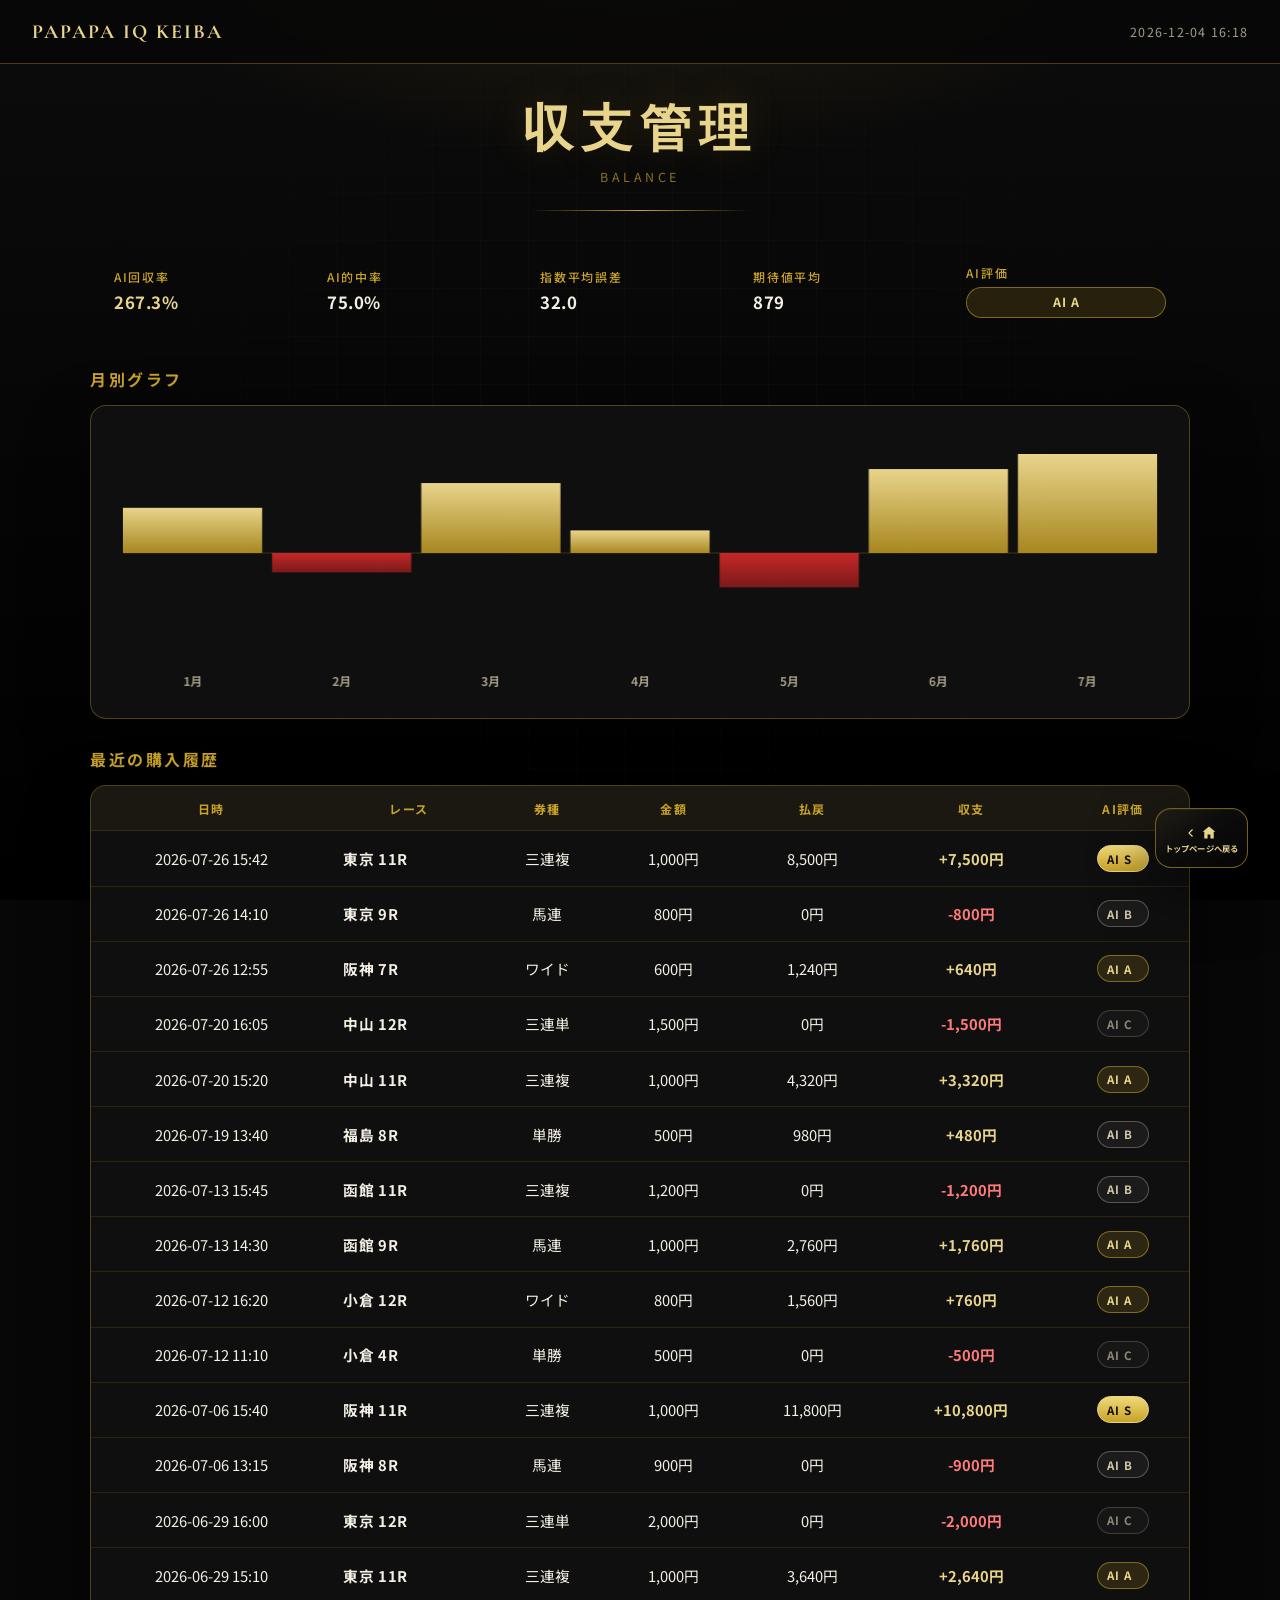
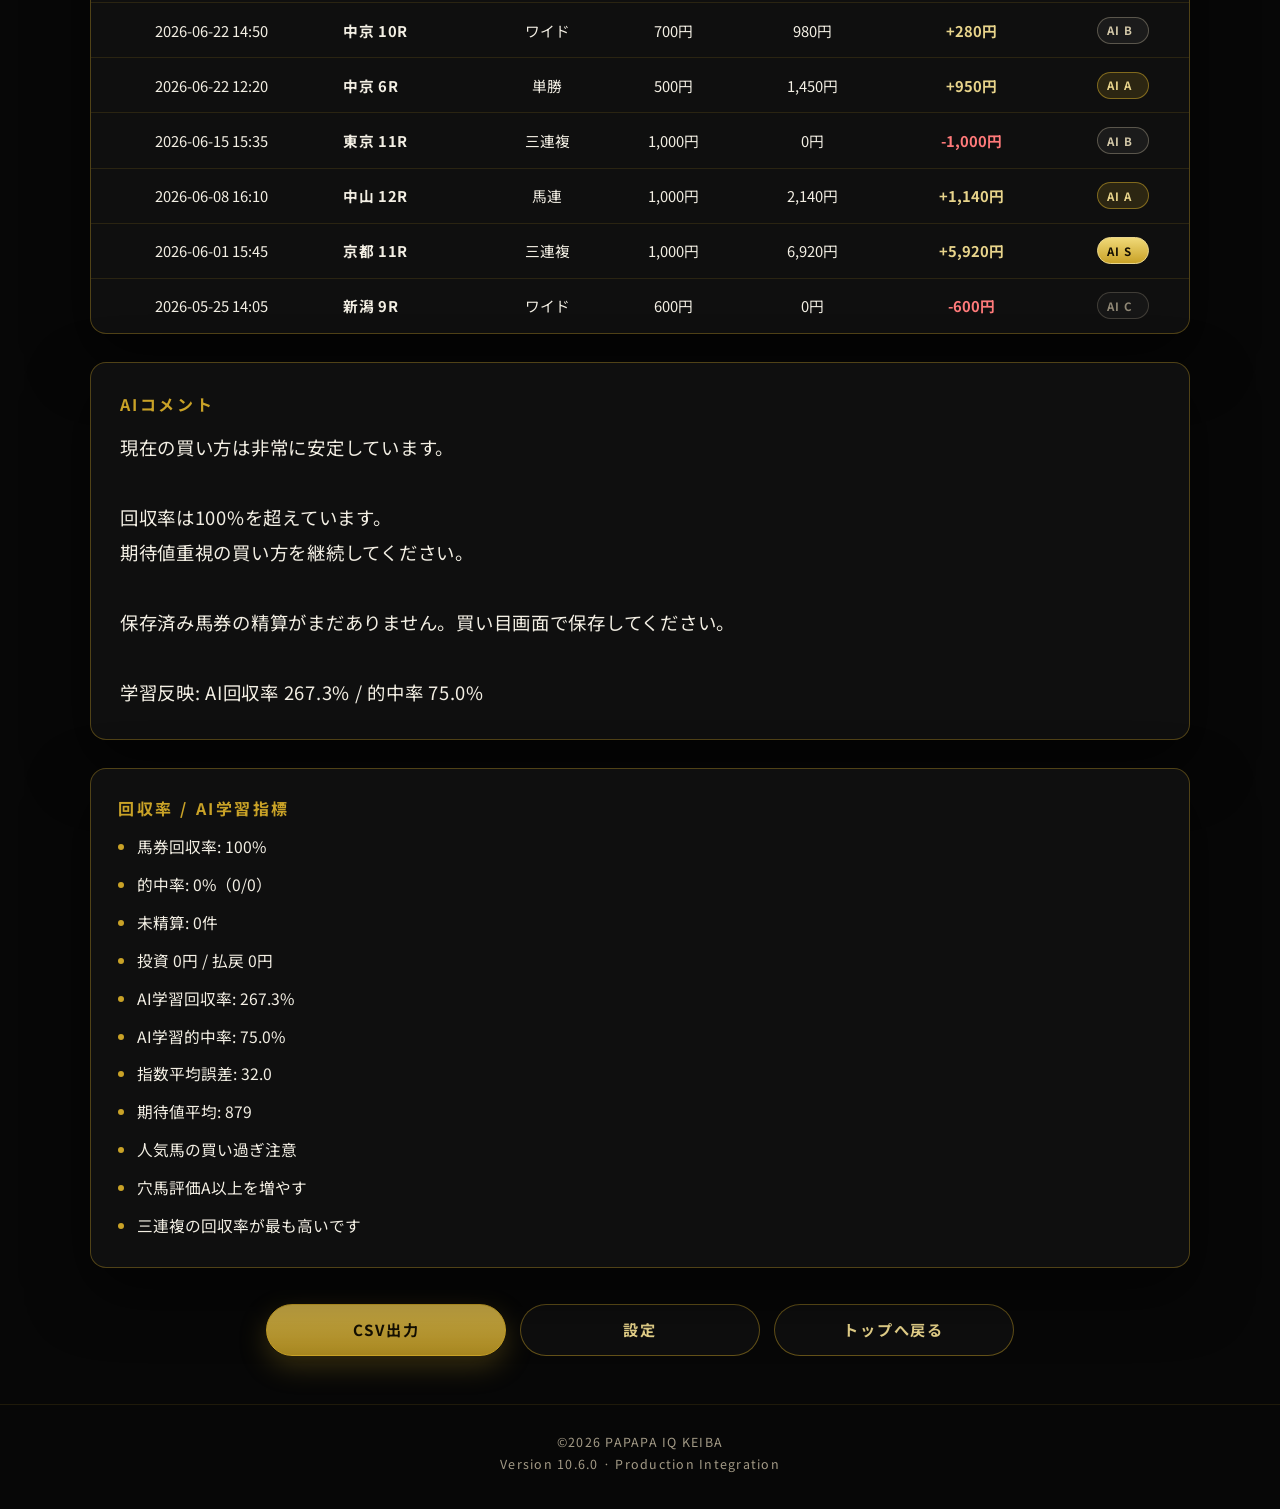
<file: balance.html>
﻿<!DOCTYPE html>
<html lang="ja">
<head>
  <meta charset="UTF-8">
  <meta name="viewport" content="width=device-width, initial-scale=1.0">
  <meta name="description" content="PAPAPA IQ KEIBAの収支管理。購入履歴・月別グラフで成績と回収率を確認できます。">
  <title>収支管理 | PAPAPA IQ KEIBA</title>
  <link rel="icon" href="favicon.svg" type="image/svg+xml">
  <link rel="preconnect" href="https://fonts.googleapis.com">
  <link rel="preconnect" href="https://fonts.gstatic.com" crossorigin>
  <link href="https://fonts.googleapis.com/css2?family=Cormorant+Garamond:wght@500;600;700&family=Noto+Sans+JP:wght@400;500;700&display=swap" rel="stylesheet">
  <link rel="stylesheet" href="style.css">
</head>
<body class="is-loading">
  <div class="loading-screen" id="loading-screen" aria-hidden="true">
    <p class="loading-screen__brand">PAPAPA IQ KEIBA</p>
    <p class="loading-screen__text">AI Analyzing...</p>
  </div>

  <div class="bg-layer" aria-hidden="true"></div>
  <div class="bg-glow" aria-hidden="true"></div>

  <header class="site-header">
    <a class="site-header__brand" href="index.html">PAPAPA IQ KEIBA</a>
    <time class="site-header__datetime" id="site-datetime">2026-07-28 00:00</time>
  </header>

  <main class="page page--list page--balance">
    <header class="hero hero--compact">
      <h1 class="title title--page">収支管理</h1>
      <p class="subtitle subtitle--small">BALANCE</p>
      <div class="gold-line" aria-hidden="true"></div>
    </header>

    <section class="balance-summary" aria-label="収支サマリー">
      <div class="balance-summary__item">
        <span class="balance-summary__label">総購入額</span>
        <span class="balance-summary__value" id="summary-purchase"></span>
      </div>
      <div class="balance-summary__item">
        <span class="balance-summary__label">総払戻</span>
        <span class="balance-summary__value" id="summary-payout"></span>
      </div>
      <div class="balance-summary__item">
        <span class="balance-summary__label">収支</span>
        <span class="balance-summary__value balance-summary__value--plus" id="summary-balance"></span>
      </div>
      <div class="balance-summary__item">
        <span class="balance-summary__label">回収率</span>
        <span class="balance-summary__value" id="summary-roi"></span>
      </div>
      <div class="balance-summary__item">
        <span class="balance-summary__label">AI評価</span>
        <span class="ai-grade" id="summary-grade"></span>
      </div>
    </section>

    <section class="balance-section" aria-label="月別グラフ">
      <h2 class="section-title">月別グラフ</h2>
      <div class="chart-card">
        <canvas id="balance-chart" width="800" height="320" aria-label="月別収支棒グラフ"></canvas>
      </div>
    </section>

    <section class="balance-section" aria-label="最近の購入履歴">
      <h2 class="section-title">最近の購入履歴</h2>
      <div class="entry-table-wrap">
        <table class="entry-table history-table">
          <thead>
            <tr>
              <th>日時</th>
              <th>レース</th>
              <th>券種</th>
              <th>金額</th>
              <th>払戻</th>
              <th>収支</th>
              <th>AI評価</th>
            </tr>
          </thead>
          <tbody id="balance-history-body">
            <!-- script.js -->
          </tbody>
        </table>
      </div>
    </section>

    <section class="ai-comment-card" aria-label="AIコメント">
      <h2 class="section-title">AIコメント</h2>
      <p class="ai-comment-card__text" id="balance-ai-comment"></p>
    </section>

    <section class="improve-card" aria-label="おすすめ改善点">
      <h2 class="section-title">おすすめ改善点</h2>
      <ul class="improve-list" id="improve-list">
        <!-- data/balance.json から描画 -->
      </ul>
    </section>

    <div class="page-actions page-actions--stack">
      <button type="button" class="btn-primary" id="export-csv">CSV出力</button>
      <button type="button" class="btn-secondary" id="go-settings">設定</button>
      <a href="index.html" class="btn-secondary" id="back-to-top-balance">トップへ戻る</a>
    </div>
  </main>

  <footer class="site-footer">
    <p>©2026 PAPAPA IQ KEIBA</p>
    <p>Version 10.6.0 · Production Integration</p>
  </footer>

  <button type="button" class="scroll-top" id="scroll-top" aria-label="ページ上部へ">↑</button>

  <script type="module" src="js/main.js"></script>
</body>
</html>
</file>
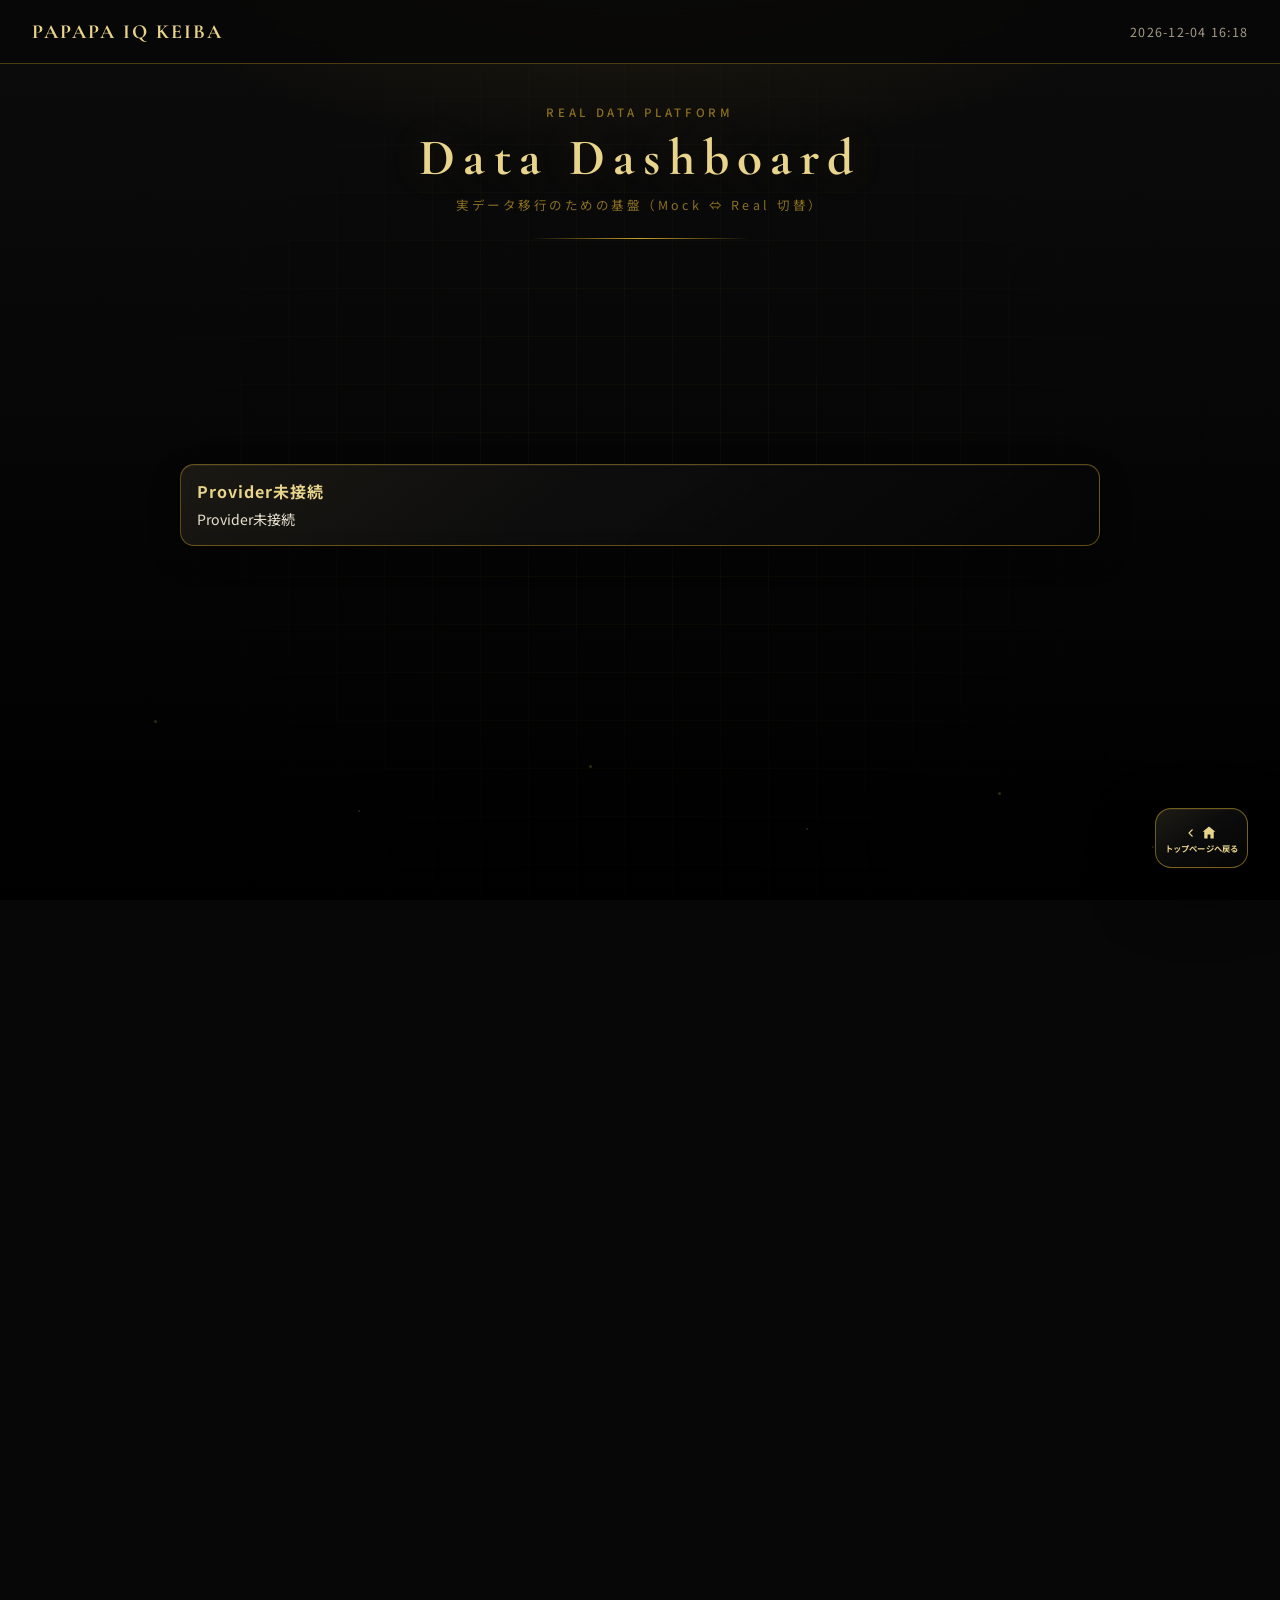
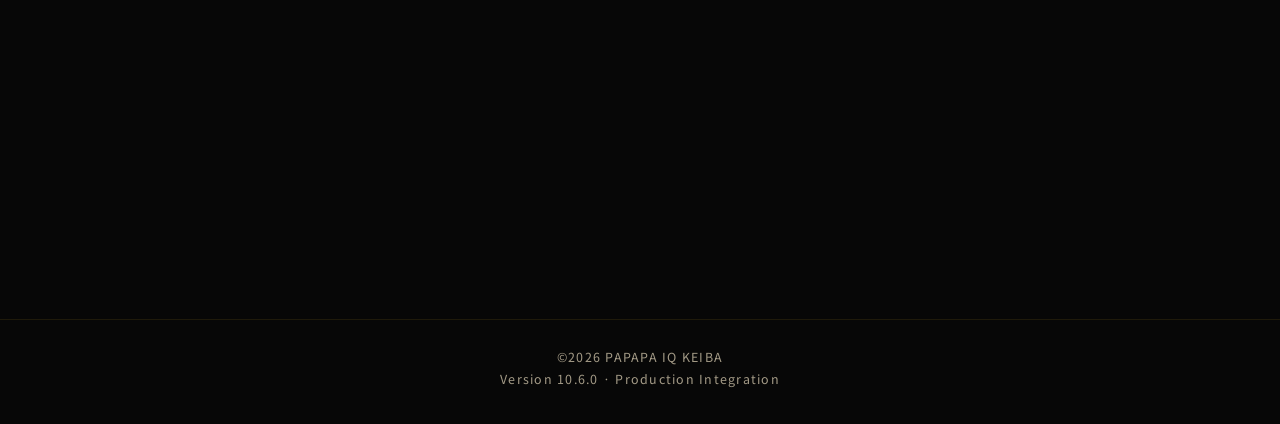
<file: data.html>
﻿<!DOCTYPE html>
<html lang="ja">
<head>
  <meta charset="UTF-8">
  <meta name="viewport" content="width=device-width, initial-scale=1.0, viewport-fit=cover">
  <meta name="description" content="PAPAPA IQ KEIBA Real Data Platform。Provider・キャッシュ・ヘルスを管理。">
  <meta name="theme-color" content="#070707">
  <title>Data Platform | PAPAPA IQ KEIBA</title>
  <link rel="icon" href="favicon.svg" type="image/svg+xml">
  <link rel="preconnect" href="https://fonts.googleapis.com">
  <link rel="preconnect" href="https://fonts.gstatic.com" crossorigin>
  <link href="https://fonts.googleapis.com/css2?family=Cormorant+Garamond:wght@500;600;700&family=Noto+Sans+JP:wght@400;500;700&display=swap" rel="stylesheet">
  <link rel="stylesheet" href="style.css">
</head>
<body class="is-loading page-data page-v70">
  <div class="loading-screen" id="loading-screen" aria-hidden="true">
    <p class="loading-screen__brand">PAPAPA IQ KEIBA</p>
    <p class="loading-screen__text">Data Platform...</p>
  </div>

  <div class="bg-layer" aria-hidden="true"></div>
  <div class="bg-glow" aria-hidden="true"></div>
  <div class="gold-particles" aria-hidden="true">
    <span></span><span></span><span></span><span></span><span></span><span></span>
  </div>

  <header class="site-header">
    <a class="site-header__brand" href="index.html">PAPAPA IQ KEIBA</a>
    <time class="site-header__datetime" id="site-datetime">2026-07-28 00:00</time>
  </header>

  <main class="page page--list page--data page--v70">
    <header class="hero hero--compact reveal">
      <p class="eyebrow">REAL DATA PLATFORM</p>
      <h1 class="title title--page">Data Dashboard</h1>
      <p class="subtitle subtitle--small">実データ移行のための基盤（Mock ⇔ Real 切替）</p>
      <div class="gold-line" aria-hidden="true"></div>
    </header>

    <section class="paper-section reveal" aria-label="Version">
      <div class="v51-meta-grid">
        <div class="v51-meta-card glass-card">
          <p class="v51-meta-card__label">Platform Version</p>
          <p class="v51-meta-card__value" id="data-platform-ver">7.0.0</p>
        </div>
        <div class="v51-meta-card glass-card">
          <p class="v51-meta-card__label">Current Provider</p>
          <p class="v51-meta-card__value" id="data-current-provider">—</p>
        </div>
      </div>
      <p class="paper-section__lead" id="data-selection-note"></p>
      <p class="paper-section__lead" id="data-policy-note"></p>
    </section>

    <div class="v70-banner glass-card" id="data-block-banner" hidden>
      <p class="v70-banner__title">Provider未接続</p>
      <p class="v70-banner__text" id="data-block-message">Real Provider は未実装です。Mock に切り替えてください。</p>
    </div>

    <section class="paper-section reveal" aria-label="Data Source">
      <h2 class="paper-section__title">Data Source</h2>
      <p class="paper-section__lead">現在: <span id="data-source-mode-label">mock</span>（現段階は Mock のみ動作）</p>
      <div class="v70-source-switch" role="group" aria-label="Data Source">
        <button type="button" class="v70-source-btn" data-dash-source-mode="mock">Mock</button>
        <button type="button" class="v70-source-btn" data-dash-source-mode="real">Real</button>
        <button type="button" class="v70-source-btn" data-dash-source-mode="auto">Auto</button>
      </div>
    </section>

    <section class="paper-section reveal" aria-label="Stats">
      <h2 class="paper-section__title">プラットフォーム状況</h2>
      <div class="v55-stat-grid" id="data-platform-stats">
        <article class="glass-card v55-stat"><p class="v55-stat__label">キャッシュ件数</p><p class="v55-stat__value" id="stat-data-cache">—</p></article>
        <article class="glass-card v55-stat"><p class="v55-stat__label">更新時間</p><p class="v55-stat__value v55-stat__value--sm" id="stat-data-updated">—</p></article>
        <article class="glass-card v55-stat"><p class="v55-stat__label">レース件数</p><p class="v55-stat__value" id="stat-data-races">—</p></article>
        <article class="glass-card v55-stat"><p class="v55-stat__label">馬データ件数</p><p class="v55-stat__value" id="stat-data-horses">—</p></article>
        <article class="glass-card v55-stat"><p class="v55-stat__label">エラー件数</p><p class="v55-stat__value" id="stat-data-errors">—</p></article>
        <article class="glass-card v55-stat"><p class="v55-stat__label">ONLINE</p><p class="v55-stat__value" id="stat-data-online">—</p></article>
      </div>
    </section>

    <section class="paper-section reveal" aria-label="Provider Health">
      <h2 class="paper-section__title">Provider状態</h2>
      <div class="v52-monitor-wrap">
        <table class="v52-monitor-table" aria-label="Provider Health">
          <thead>
            <tr>
              <th>Provider</th>
              <th>状態</th>
              <th>LAST UPDATE</th>
              <th>実装</th>
              <th>LATENCY</th>
              <th>ERROR</th>
            </tr>
          </thead>
          <tbody id="data-provider-body"></tbody>
        </table>
      </div>
    </section>

    <section class="paper-section reveal" aria-label="Scheduler">
      <h2 class="paper-section__title">Update Scheduler</h2>
      <ul class="v55-list" id="data-scheduler-list"></ul>
    </section>

    <section class="paper-section reveal" aria-label="Cache">
      <h2 class="paper-section__title">Cache Keys</h2>
      <ul class="v55-list" id="data-cache-keys"></ul>
    </section>

    <div class="page-actions page-actions--stack reveal">
      <button type="button" class="btn-secondary" id="btn-data-refresh">再取得</button>
      <button type="button" class="btn-secondary" id="btn-data-clear-cache">キャッシュクリア</button>
      <a href="analysis.html" class="btn-secondary">AI分析へ</a>
      <a href="update.html" class="btn-secondary">Smart Update</a>
      <a href="review.html" class="btn-secondary">AI Race Review</a>
      <a href="index.html" class="btn-primary">トップへ戻る</a>
    </div>
  </main>

  <footer class="site-footer">
    <p>©2026 PAPAPA IQ KEIBA</p>
    <p>Version 10.6.0 · Production Integration</p>
  </footer>

  <button type="button" class="scroll-top" id="scroll-top" aria-label="TOPへ戻る">TOPへ戻る</button>
  <script type="module" src="js/main.js"></script>
</body>
</html>
</file>
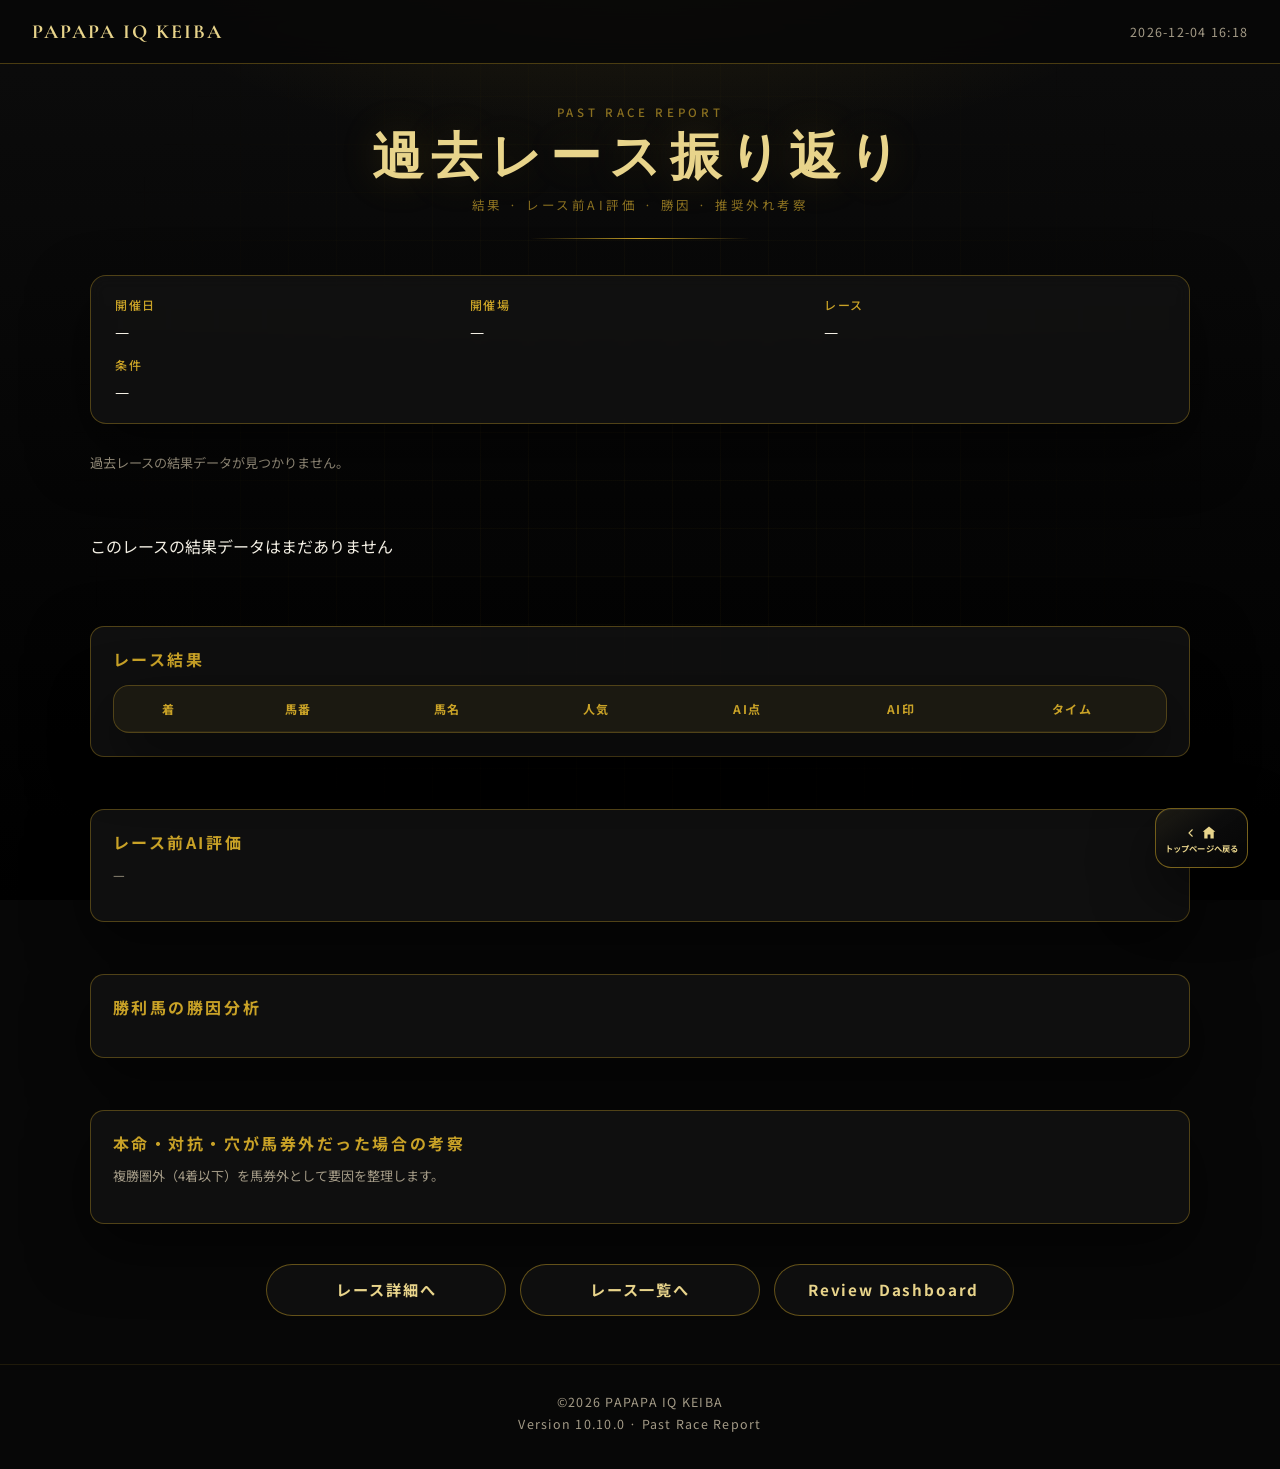
<file: past-race.html>
<!DOCTYPE html>
<html lang="ja">
<head>
  <meta charset="UTF-8">
  <meta name="viewport" content="width=device-width, initial-scale=1.0, viewport-fit=cover">
  <meta name="description" content="過去レースの結果・レース前AI評価・勝因・推奨外れ考察">
  <meta name="theme-color" content="#070707">
  <title>過去レース振り返り | PAPAPA IQ KEIBA</title>
  <link rel="icon" href="favicon.svg" type="image/svg+xml">
  <link rel="preconnect" href="https://fonts.googleapis.com">
  <link rel="preconnect" href="https://fonts.gstatic.com" crossorigin>
  <link href="https://fonts.googleapis.com/css2?family=Cormorant+Garamond:wght@500;600;700&family=Noto+Sans+JP:wght@400;500;700&display=swap" rel="stylesheet">
  <link rel="stylesheet" href="style.css">
</head>
<body class="is-loading page-past-race">
  <div class="loading-screen" id="loading-screen" aria-hidden="true">
    <p class="loading-screen__brand">PAPAPA IQ KEIBA</p>
    <p class="loading-screen__text">Past Race Review...</p>
  </div>

  <div class="bg-layer" aria-hidden="true"></div>
  <div class="bg-glow" aria-hidden="true"></div>

  <header class="site-header">
    <a class="site-header__brand" href="index.html">PAPAPA IQ KEIBA</a>
    <time class="site-header__datetime" id="site-datetime">2026-07-29 00:00</time>
  </header>

  <main class="page page--list page--detail page--past-race">
    <header class="hero hero--compact">
      <p class="eyebrow">PAST RACE REPORT</p>
      <h1 class="title title--page">過去レース振り返り</h1>
      <p class="subtitle subtitle--small">結果 · レース前AI評価 · 勝因 · 推奨外れ考察</p>
      <div class="gold-line" aria-hidden="true"></div>
    </header>

    <section class="meta-panel meta-panel--detail" aria-label="レース情報">
      <div class="meta-item">
        <span class="meta-label">開催日</span>
        <span class="meta-value" id="past-date">—</span>
      </div>
      <div class="meta-item">
        <span class="meta-label">開催場</span>
        <span class="meta-value" id="past-venue">—</span>
      </div>
      <div class="meta-item">
        <span class="meta-label">レース</span>
        <span class="meta-value" id="past-race-label">—</span>
      </div>
      <div class="meta-item">
        <span class="meta-label">条件</span>
        <span class="meta-value" id="past-cond">—</span>
      </div>
    </section>

    <p class="paper-section__lead" id="past-summary">読み込み中…</p>
    <p class="cal-error" id="past-error" hidden></p>

    <section class="paper-section" aria-label="レース結果">
      <h2 class="section-title">レース結果</h2>
      <div class="entry-table-wrap">
        <table class="entry-table past-result-table">
          <thead>
            <tr>
              <th>着</th>
              <th>馬番</th>
              <th>馬名</th>
              <th>人気</th>
              <th>AI点</th>
              <th>AI印</th>
              <th>タイム</th>
            </tr>
          </thead>
          <tbody id="past-result-body"></tbody>
        </table>
      </div>
    </section>

    <section class="paper-section" aria-label="レース前AI評価">
      <h2 class="section-title">レース前AI評価</h2>
      <p class="paper-section__lead" id="past-pred-note">—</p>
      <div class="v55-dash-grid" id="past-ai-picks"></div>
    </section>

    <section class="paper-section" aria-label="勝利馬の勝因">
      <h2 class="section-title">勝利馬の勝因分析</h2>
      <div class="v65-block-grid" id="past-winner"></div>
    </section>

    <section class="paper-section" aria-label="推奨外れ考察">
      <h2 class="section-title">本命・対抗・穴が馬券外だった場合の考察</h2>
      <p class="paper-section__lead">複勝圏外（4着以下）を馬券外として要因を整理します。</p>
      <div class="v65-block-grid" id="past-misses"></div>
    </section>

    <div class="page-actions page-actions--stack">
      <a href="race-detail.html" class="btn-secondary" id="past-back-detail">レース詳細へ</a>
      <a href="race-list.html" class="btn-secondary" id="past-back-list">レース一覧へ</a>
      <a href="review.html" class="btn-secondary">Review Dashboard</a>
    </div>
  </main>

  <footer class="site-footer">
    <p>©2026 PAPAPA IQ KEIBA</p>
    <p>Version 10.10.0 · Past Race Report</p>
  </footer>

  <button type="button" class="scroll-top" id="scroll-top" aria-label="ページ上部へ">↑</button>
  <script type="module" src="js/main.js"></script>
</body>
</html>
</file>
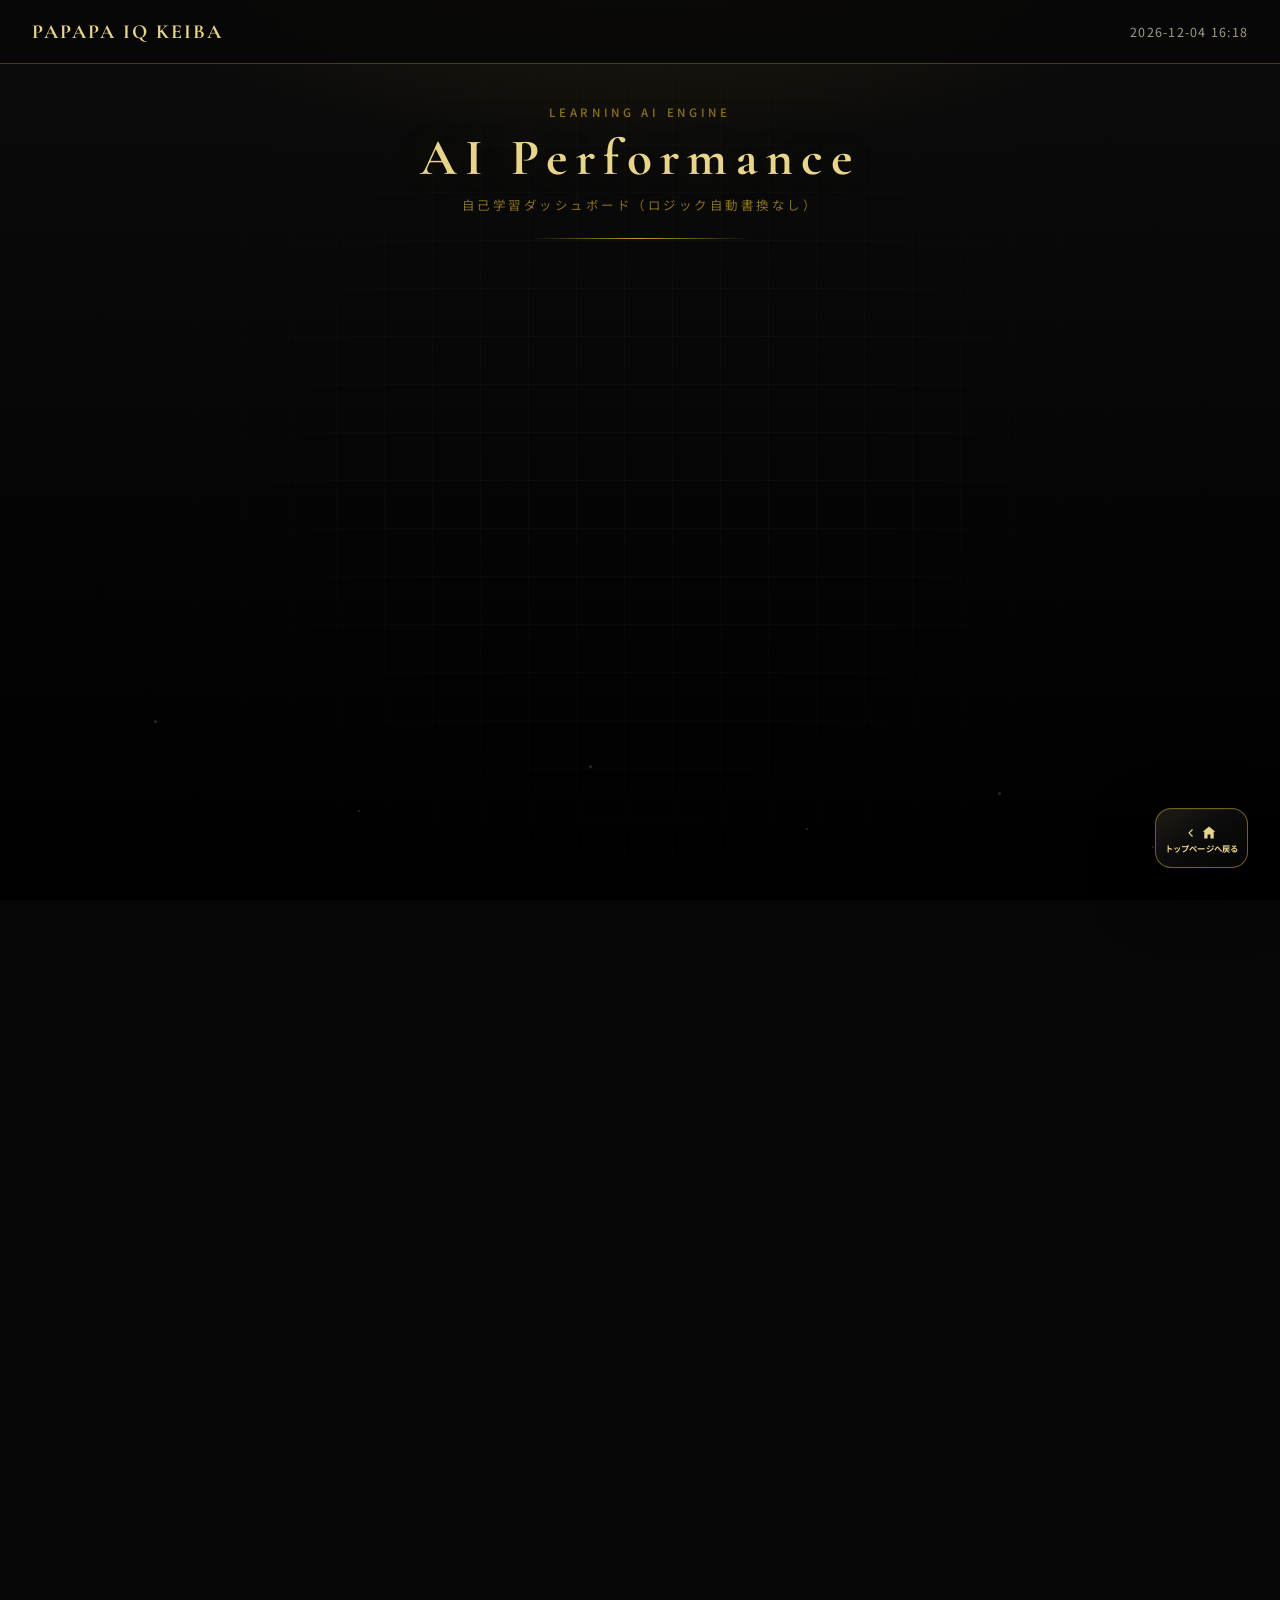
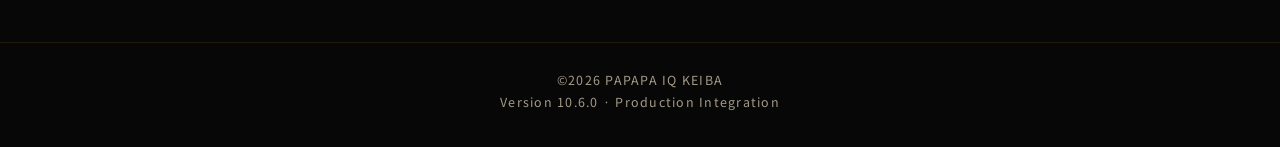
<file: performance.html>
﻿<!DOCTYPE html>
<html lang="ja">
<head>
  <meta charset="UTF-8">
  <meta name="viewport" content="width=device-width, initial-scale=1.0, viewport-fit=cover">
  <meta name="description" content="PAPAPA IQ KEIBA AI Performance。自己学習の精度・回収率・Analyzer成績を確認。">
  <meta name="theme-color" content="#070707">
  <title>AI Performance | PAPAPA IQ KEIBA</title>
  <link rel="icon" href="favicon.svg" type="image/svg+xml">
  <link rel="preconnect" href="https://fonts.googleapis.com">
  <link rel="preconnect" href="https://fonts.gstatic.com" crossorigin>
  <link href="https://fonts.googleapis.com/css2?family=Cormorant+Garamond:wght@500;600;700&family=Noto+Sans+JP:wght@400;500;700&display=swap" rel="stylesheet">
  <link rel="stylesheet" href="style.css">
</head>
<body class="is-loading page-performance page-v55">
  <div class="loading-screen" id="loading-screen" aria-hidden="true">
    <p class="loading-screen__brand">PAPAPA IQ KEIBA</p>
    <p class="loading-screen__text">AI Analyzing...</p>
  </div>

  <div class="bg-layer" aria-hidden="true"></div>
  <div class="bg-glow" aria-hidden="true"></div>
  <div class="gold-particles" aria-hidden="true">
    <span></span><span></span><span></span><span></span><span></span><span></span>
  </div>

  <header class="site-header">
    <a class="site-header__brand" href="index.html">PAPAPA IQ KEIBA</a>
    <time class="site-header__datetime" id="site-datetime">2026-07-28 00:00</time>
  </header>

  <main class="page page--list page--performance page--v55">
    <header class="hero hero--compact reveal">
      <p class="eyebrow">LEARNING AI ENGINE</p>
      <h1 class="title title--page">AI Performance</h1>
      <p class="subtitle subtitle--small">自己学習ダッシュボード（ロジック自動書換なし）</p>
      <div class="gold-line" aria-hidden="true"></div>
    </header>

    <section class="paper-section v55-meta reveal" aria-label="Version">
      <div class="v51-meta-grid">
        <div class="v51-meta-card glass-card">
          <p class="v51-meta-card__label">AI Engine Version</p>
          <p class="v51-meta-card__value" id="learn-engine-ver">—</p>
        </div>
        <div class="v51-meta-card glass-card">
          <p class="v51-meta-card__label">Learning Version</p>
          <p class="v51-meta-card__value" id="learn-learning-ver">—</p>
        </div>
      </div>
      <p class="paper-section__lead" id="learn-policy-note">予想ロジックの自動書換は禁止。蓄積・分析・重み提案のみ。</p>
    </section>

    <section class="paper-section reveal" aria-label="AI成績">
      <h2 class="paper-section__title">AI成績</h2>
      <div class="v55-stat-grid" id="learn-stats">
        <article class="glass-card v55-stat"><p class="v55-stat__label">総レース数</p><p class="v55-stat__value" id="stat-races">—</p></article>
        <article class="glass-card v55-stat"><p class="v55-stat__label">的中率</p><p class="v55-stat__value" id="stat-hit">—</p></article>
        <article class="glass-card v55-stat"><p class="v55-stat__label">回収率</p><p class="v55-stat__value" id="stat-recovery">—</p></article>
        <article class="glass-card v55-stat"><p class="v55-stat__label">ROI</p><p class="v55-stat__value" id="stat-roi">—</p></article>
        <article class="glass-card v55-stat"><p class="v55-stat__label">平均人気</p><p class="v55-stat__value" id="stat-pop">—</p></article>
        <article class="glass-card v55-stat"><p class="v55-stat__label">平均期待値</p><p class="v55-stat__value" id="stat-ev">—</p></article>
        <article class="glass-card v55-stat"><p class="v55-stat__label">平均IQ Score</p><p class="v55-stat__value" id="stat-iq">—</p></article>
      </div>
    </section>

    <section class="paper-section reveal" aria-label="Analyzer成績">
      <h2 class="paper-section__title">Analyzer精度ランキング</h2>
      <div class="v55-rank" id="analyzer-rank"></div>
    </section>

    <section class="paper-section reveal" aria-label="Learning Dashboard">
      <h2 class="paper-section__title">Learning Dashboard</h2>
      <div class="v55-dash-grid">
        <article class="glass-card v55-dash-card">
          <h3 class="v55-dash-card__title">最近学習したレース</h3>
          <ul class="v55-list" id="recent-learn"></ul>
        </article>
        <article class="glass-card v55-dash-card">
          <h3 class="v55-dash-card__title">改善ポイント</h3>
          <ul class="v55-list" id="improve-points"></ul>
        </article>
        <article class="glass-card v55-dash-card">
          <h3 class="v55-dash-card__title">命中率推移</h3>
          <div class="v55-bars" id="hit-series"></div>
        </article>
        <article class="glass-card v55-dash-card">
          <h3 class="v55-dash-card__title">回収率推移</h3>
          <div class="v55-bars" id="roi-series"></div>
        </article>
        <article class="glass-card v55-dash-card v55-dash-card--wide">
          <h3 class="v55-dash-card__title">Analyzer精度推移（直近）</h3>
          <div class="v55-bars" id="acc-series"></div>
        </article>
      </div>
    </section>

    <section class="paper-section reveal" aria-label="Explain Learning">
      <h2 class="paper-section__title">Explain Learning</h2>
      <p class="paper-section__lead">AIが「なぜ学習したか」を説明します（自動書換はしません）</p>
      <div class="v53-explain-card glass-card">
        <ul class="v53-explain-list" id="explain-learning-list"></ul>
      </div>
    </section>

    <section class="paper-section reveal" aria-label="Weight Optimizer">
      <h2 class="paper-section__title">Weight Optimizer</h2>
      <p class="paper-section__lead">手動調整可能な Analyzer 重み（Ver6.0まで自動反映なし）</p>
      <div class="v55-weights" id="weight-list"></div>
      <div class="v55-weight-actions">
        <button type="button" class="btn-secondary" id="btn-reset-weights">重みを初期化</button>
        <button type="button" class="btn-secondary" id="btn-apply-proposed">提案値を保存（反映はVer6.0）</button>
      </div>
      <ul class="v55-list" id="weight-suggestions"></ul>
    </section>

    <div class="page-actions page-actions--stack reveal">
      <button type="button" class="btn-secondary" id="btn-reset-learning">学習データをリセット</button>
      <a href="data.html" class="btn-secondary">Data Platform</a>
      <a href="performance.html" class="btn-secondary">AI Performance</a>
      <a href="analysis.html" class="btn-secondary">AI分析へ</a>
      <a href="settings.html" class="btn-secondary">設定へ</a>
      <a href="index.html" class="btn-primary">トップへ戻る</a>
    </div>
  </main>

  <footer class="site-footer">
    <p>©2026 PAPAPA IQ KEIBA</p>
    <p>Version 10.6.0 · Production Integration</p>
  </footer>

  <button type="button" class="scroll-top" id="scroll-top" aria-label="TOPへ戻る">TOPへ戻る</button>
  <script type="module" src="js/main.js"></script>
</body>
</html>
</file>
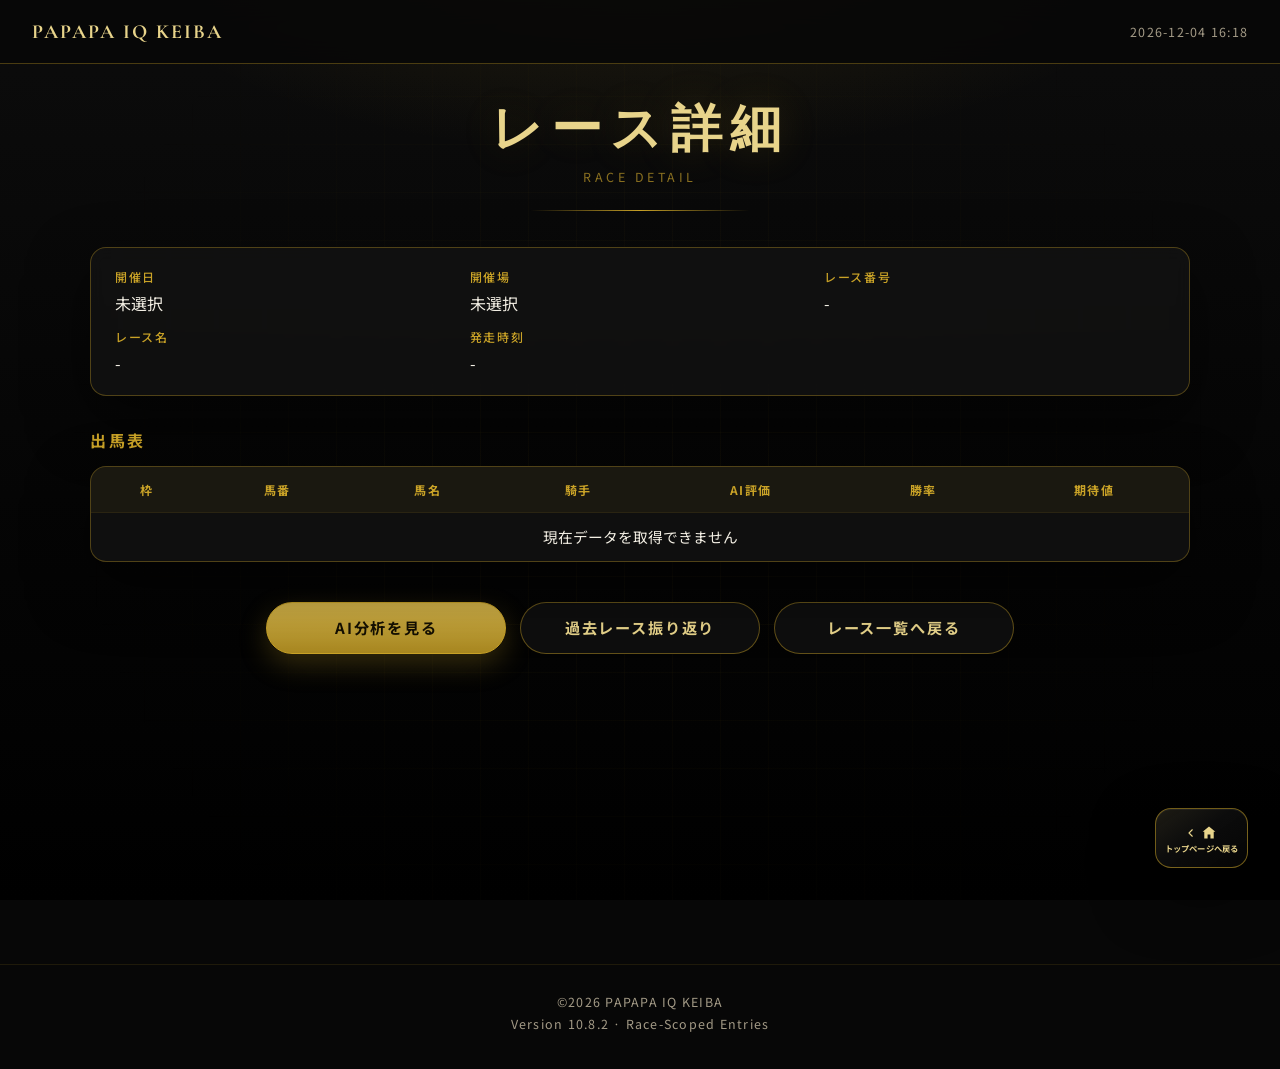
<file: race-detail.html>
﻿<!DOCTYPE html>
<html lang="ja">
<head>
  <meta charset="UTF-8">
  <meta name="viewport" content="width=device-width, initial-scale=1.0">
  <meta name="description" content="PAPAPA IQ KEIBAのレース詳細。出馬表・AI評価・勝率・期待値を確認できます。">
  <title>レース詳細 | PAPAPA IQ KEIBA</title>
  <link rel="icon" href="favicon.svg" type="image/svg+xml">
  <link rel="preconnect" href="https://fonts.googleapis.com">
  <link rel="preconnect" href="https://fonts.gstatic.com" crossorigin>
  <link href="https://fonts.googleapis.com/css2?family=Cormorant+Garamond:wght@500;600;700&family=Noto+Sans+JP:wght@400;500;700&display=swap" rel="stylesheet">
  <link rel="stylesheet" href="style.css">
</head>
<body class="is-loading">
  <div class="loading-screen" id="loading-screen" aria-hidden="true">
    <p class="loading-screen__brand">PAPAPA IQ KEIBA</p>
    <p class="loading-screen__text">AI Analyzing...</p>
  </div>

  <div class="bg-layer" aria-hidden="true"></div>
  <div class="bg-glow" aria-hidden="true"></div>

  <header class="site-header">
    <a class="site-header__brand" href="index.html">PAPAPA IQ KEIBA</a>
    <time class="site-header__datetime" id="site-datetime">2026-07-28 00:00</time>
  </header>

  <main class="page page--list page--detail">
    <header class="hero hero--compact">
      <h1 class="title title--page">レース詳細</h1>
      <p class="subtitle subtitle--small">RACE DETAIL</p>
      <div class="gold-line" aria-hidden="true"></div>
    </header>

    <section class="meta-panel meta-panel--detail" aria-label="レース情報">
      <div class="meta-item">
        <span class="meta-label">開催日</span>
        <span class="meta-value" id="detail-date">未選択</span>
      </div>
      <div class="meta-item">
        <span class="meta-label">開催場</span>
        <span class="meta-value" id="detail-venue">未選択</span>
      </div>
      <div class="meta-item">
        <span class="meta-label">レース番号</span>
        <span class="meta-value" id="detail-race-number">-</span>
      </div>
      <div class="meta-item">
        <span class="meta-label">レース名</span>
        <span class="meta-value" id="detail-race-name">-</span>
      </div>
      <div class="meta-item">
        <span class="meta-label">発走時刻</span>
        <span class="meta-value" id="detail-race-time">-</span>
      </div>
    </section>

    <section class="entry-section" aria-label="出馬表">
      <h2 class="section-title">出馬表</h2>
      <div class="entry-table-wrap">
        <table class="entry-table">
          <thead>
            <tr>
              <th>枠</th>
              <th>馬番</th>
              <th>馬名</th>
              <th>騎手</th>
              <th>AI評価</th>
              <th>勝率</th>
              <th>期待値</th>
            </tr>
          </thead>
          <tbody id="entry-table-body">
            <!-- js/race.js で対象レースの出馬表を描画 -->
          </tbody>
        </table>
      </div>
    </section>

    <div class="page-actions page-actions--stack">
      <button type="button" class="btn-primary" id="go-analysis">AI分析を見る</button>
      <button type="button" class="btn-secondary" id="go-past-race" hidden>過去レース振り返り</button>
      <a href="race-list.html" class="btn-secondary" id="back-to-race-list">レース一覧へ戻る</a>
    </div>
  </main>

  <footer class="site-footer">
    <p>©2026 PAPAPA IQ KEIBA</p>
    <p>Version 10.8.2 · Race-Scoped Entries</p>
  </footer>

  <button type="button" class="scroll-top" id="scroll-top" aria-label="ページ上部へ">↑</button>

  <script type="module" src="js/main.js"></script>
</body>
</html>
</file>
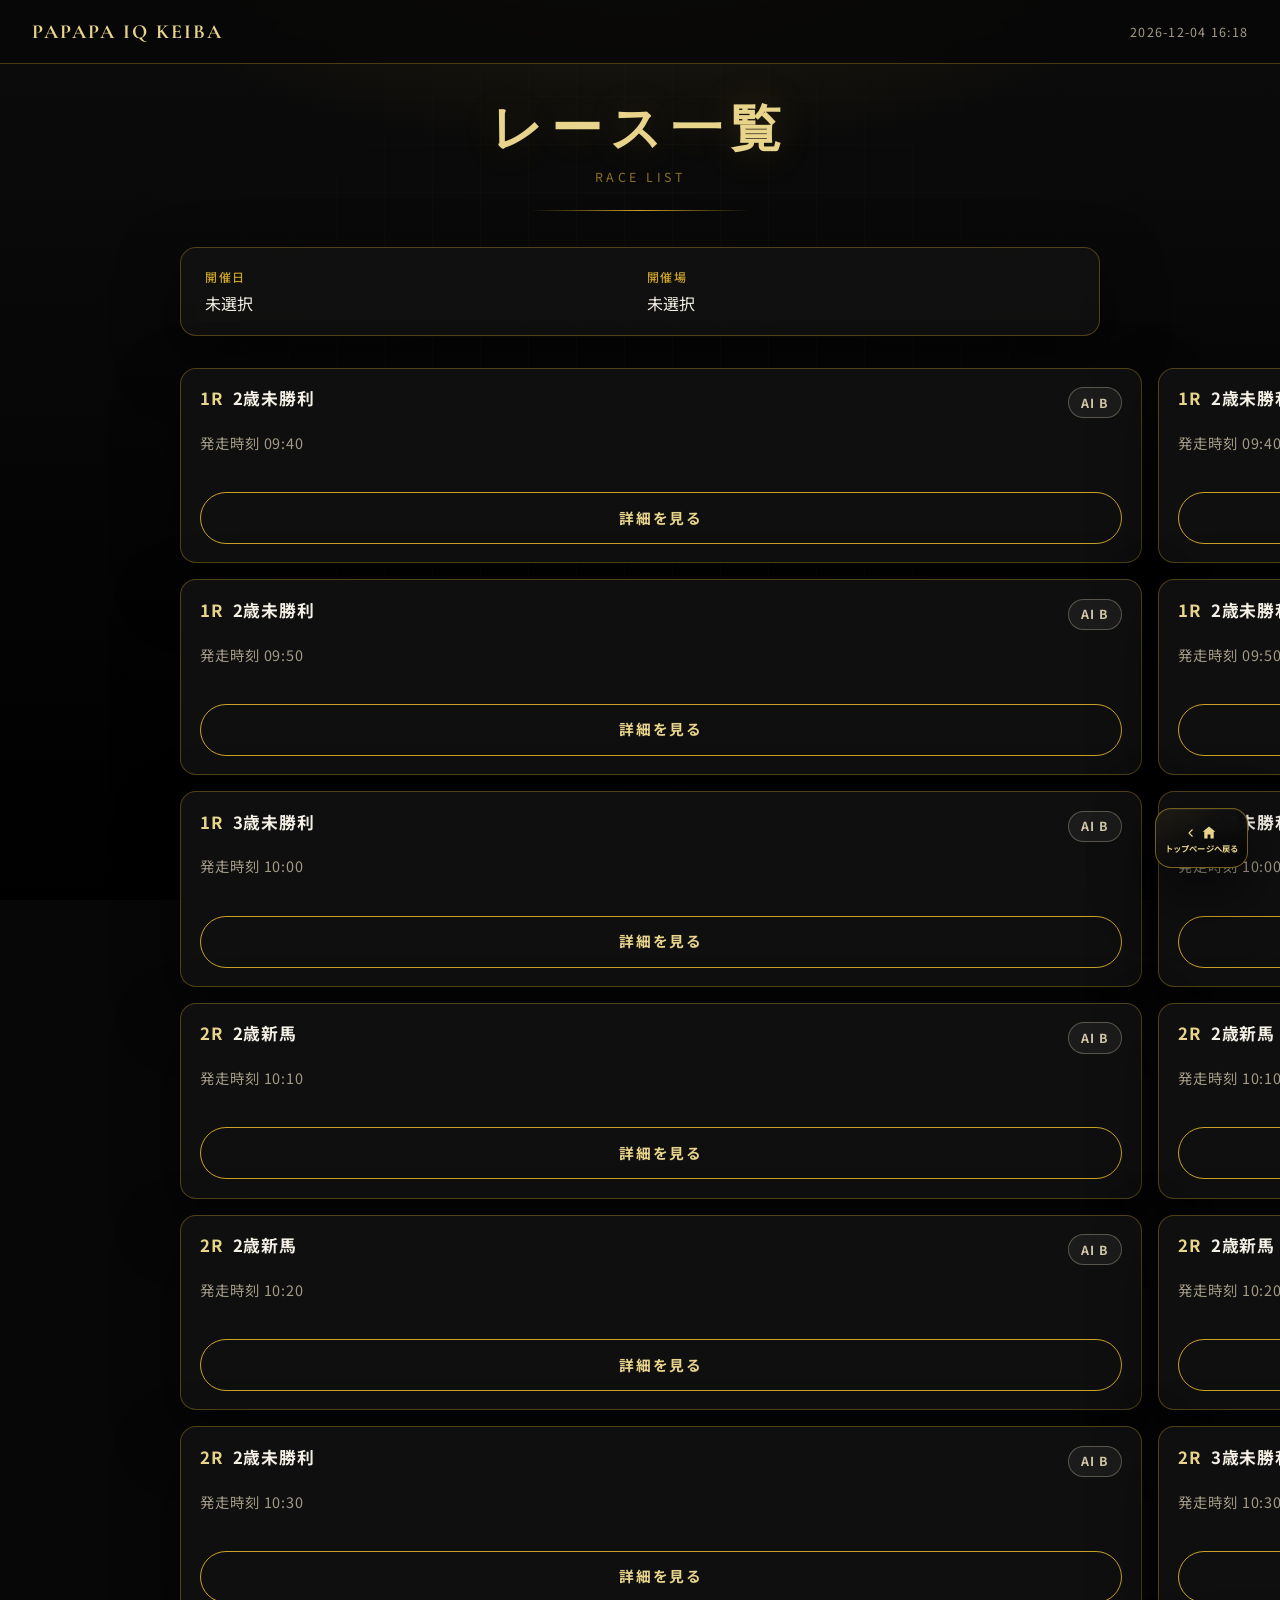
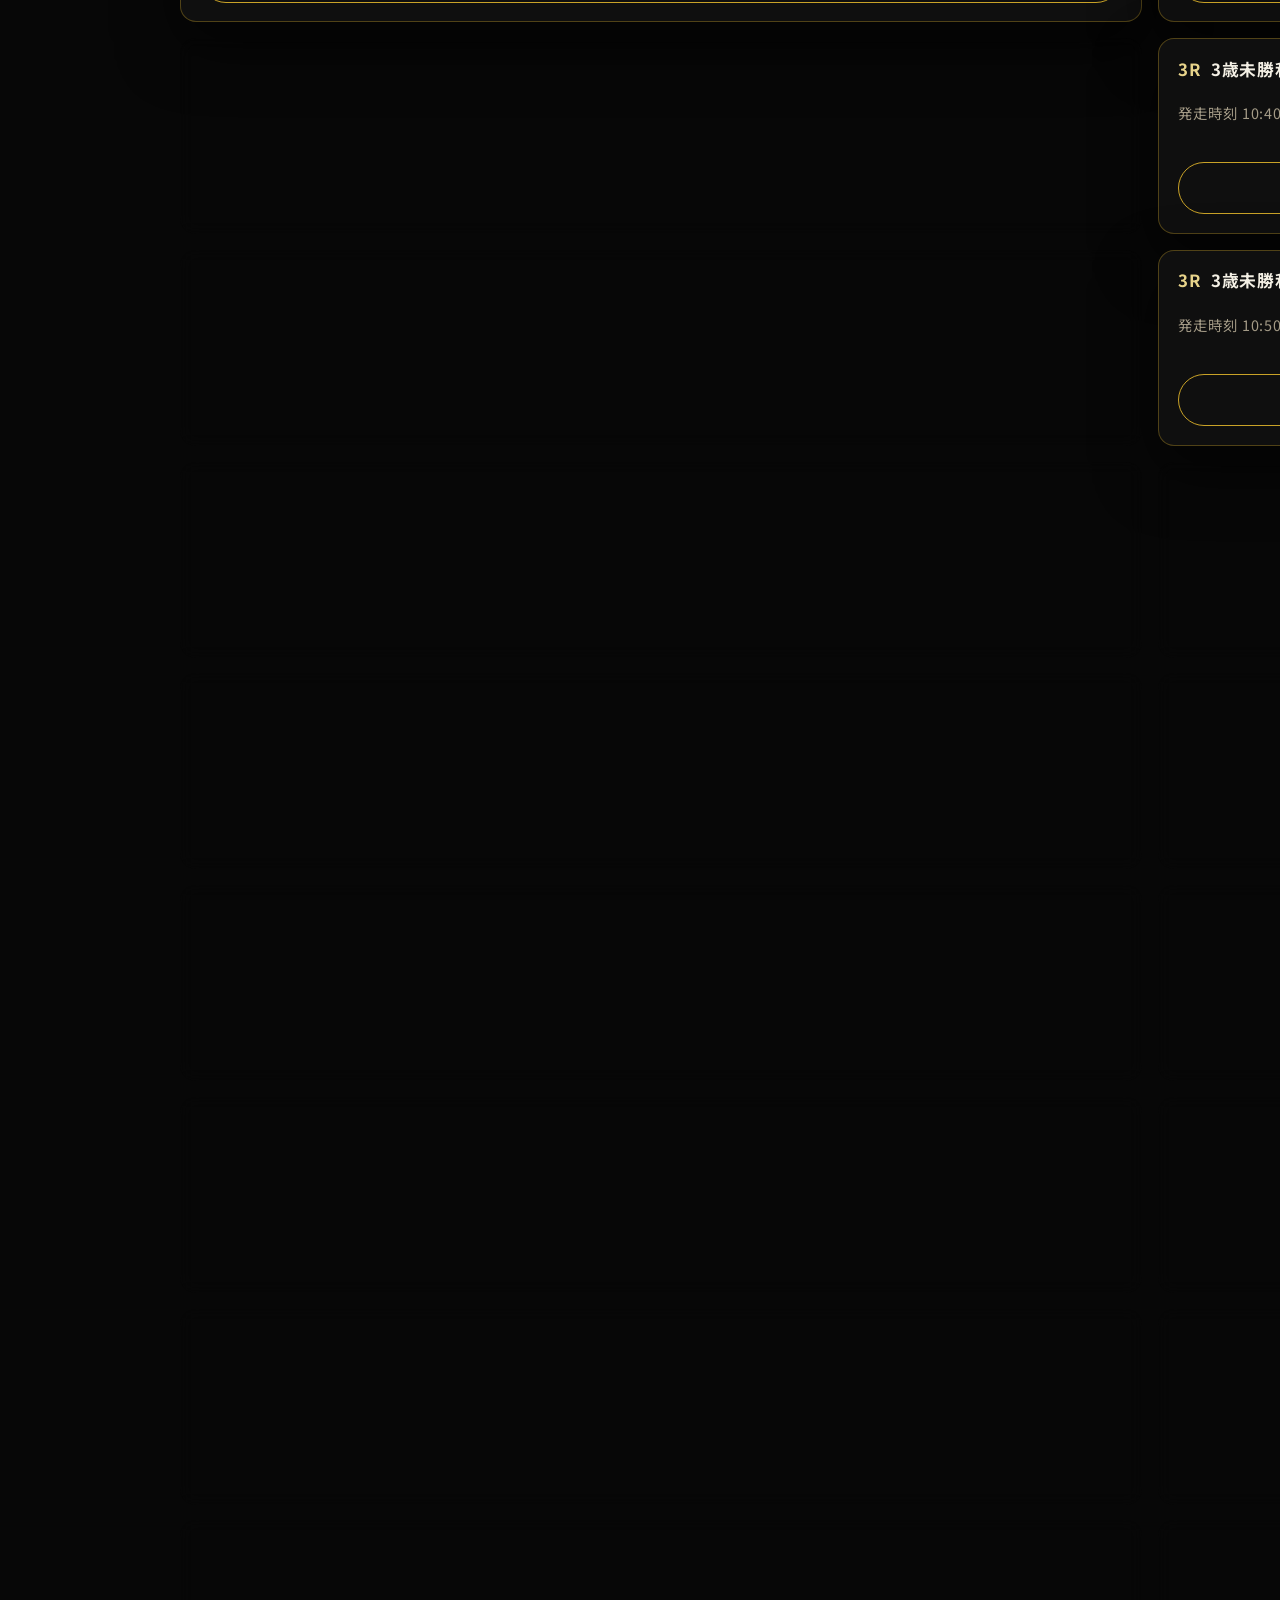
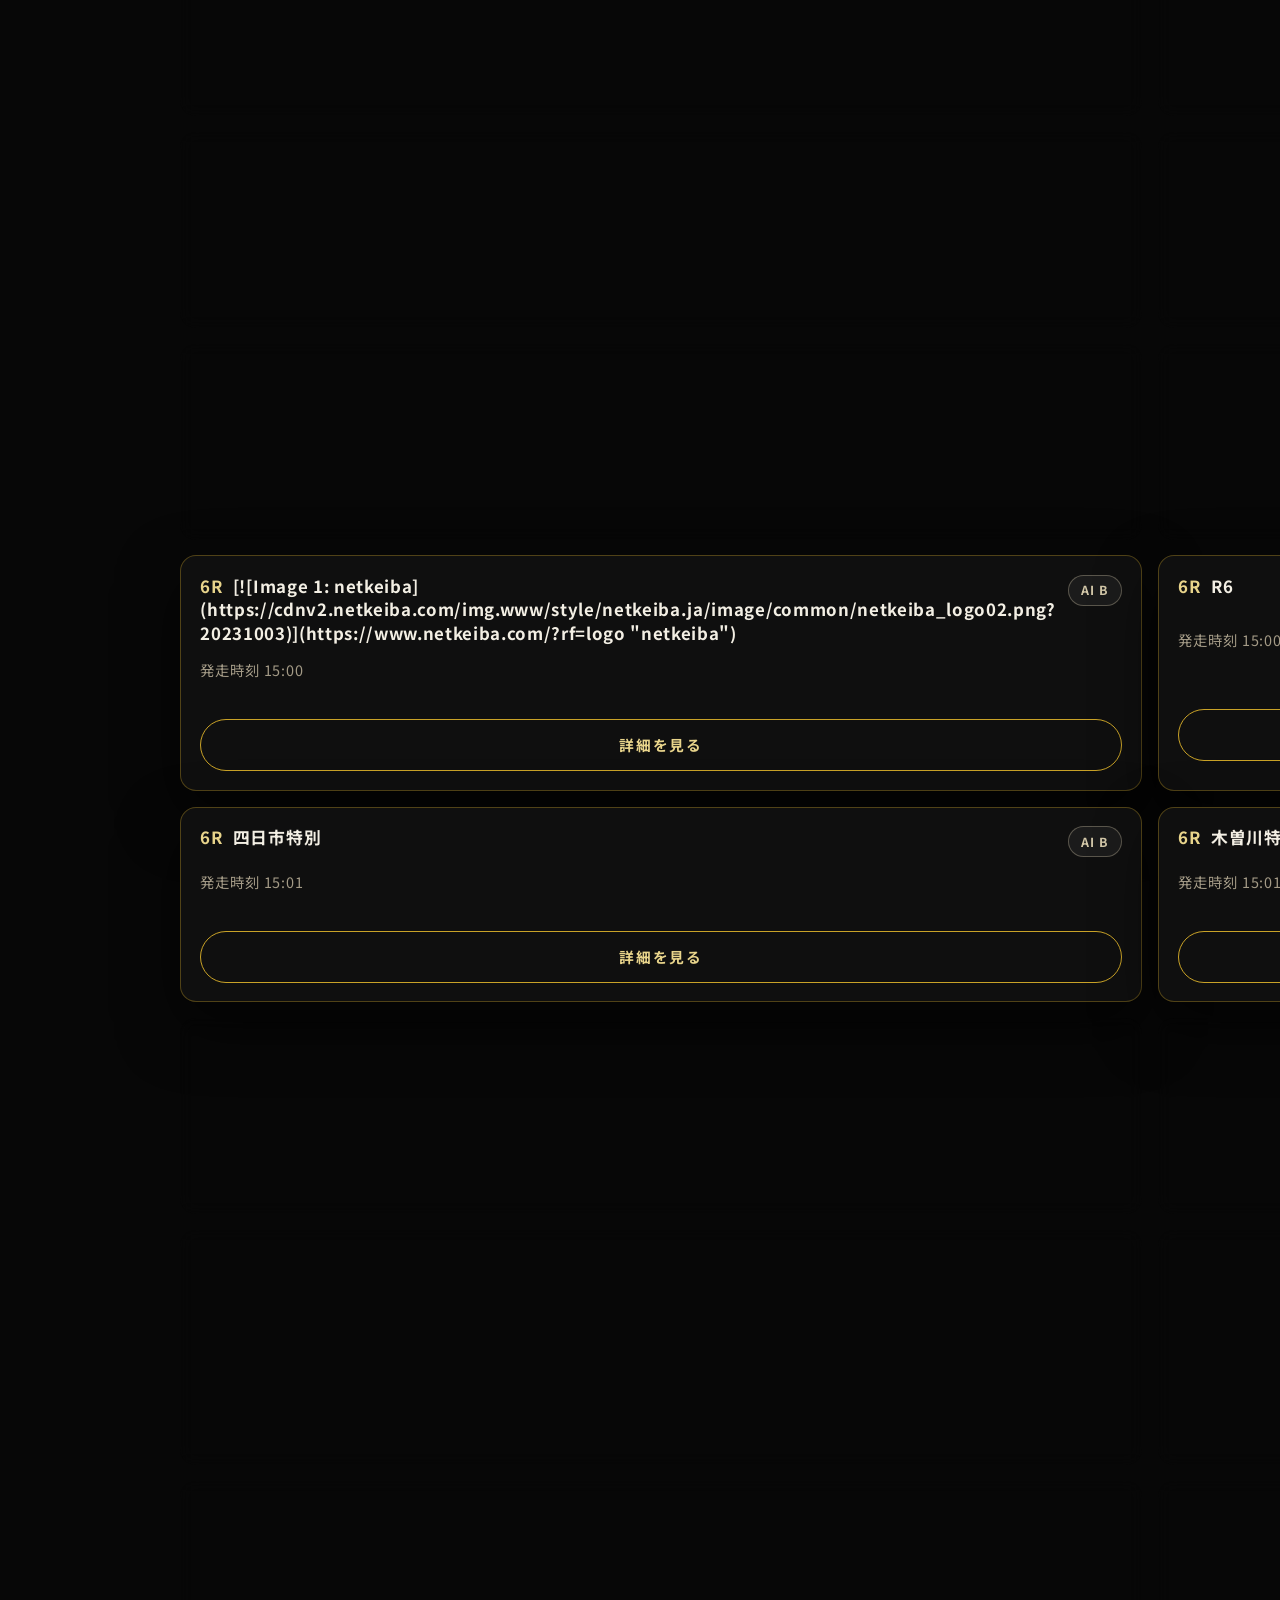
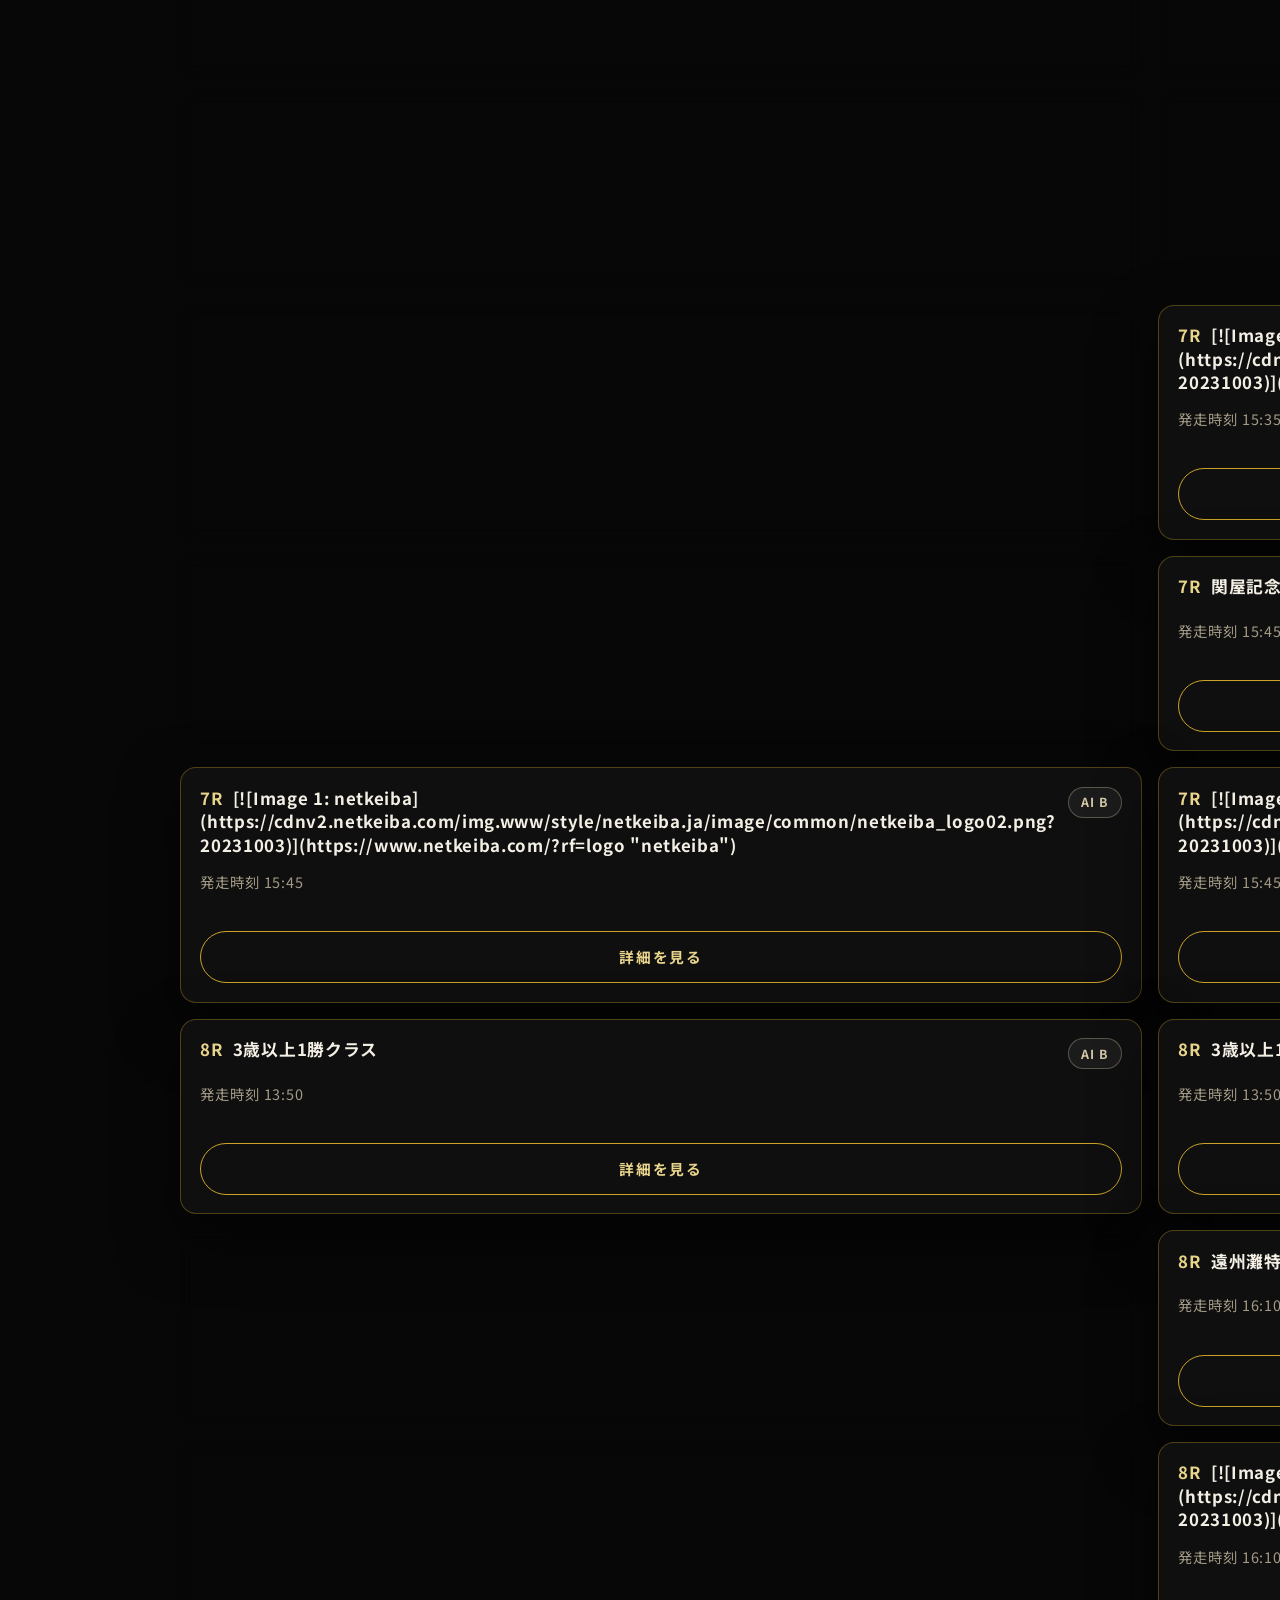
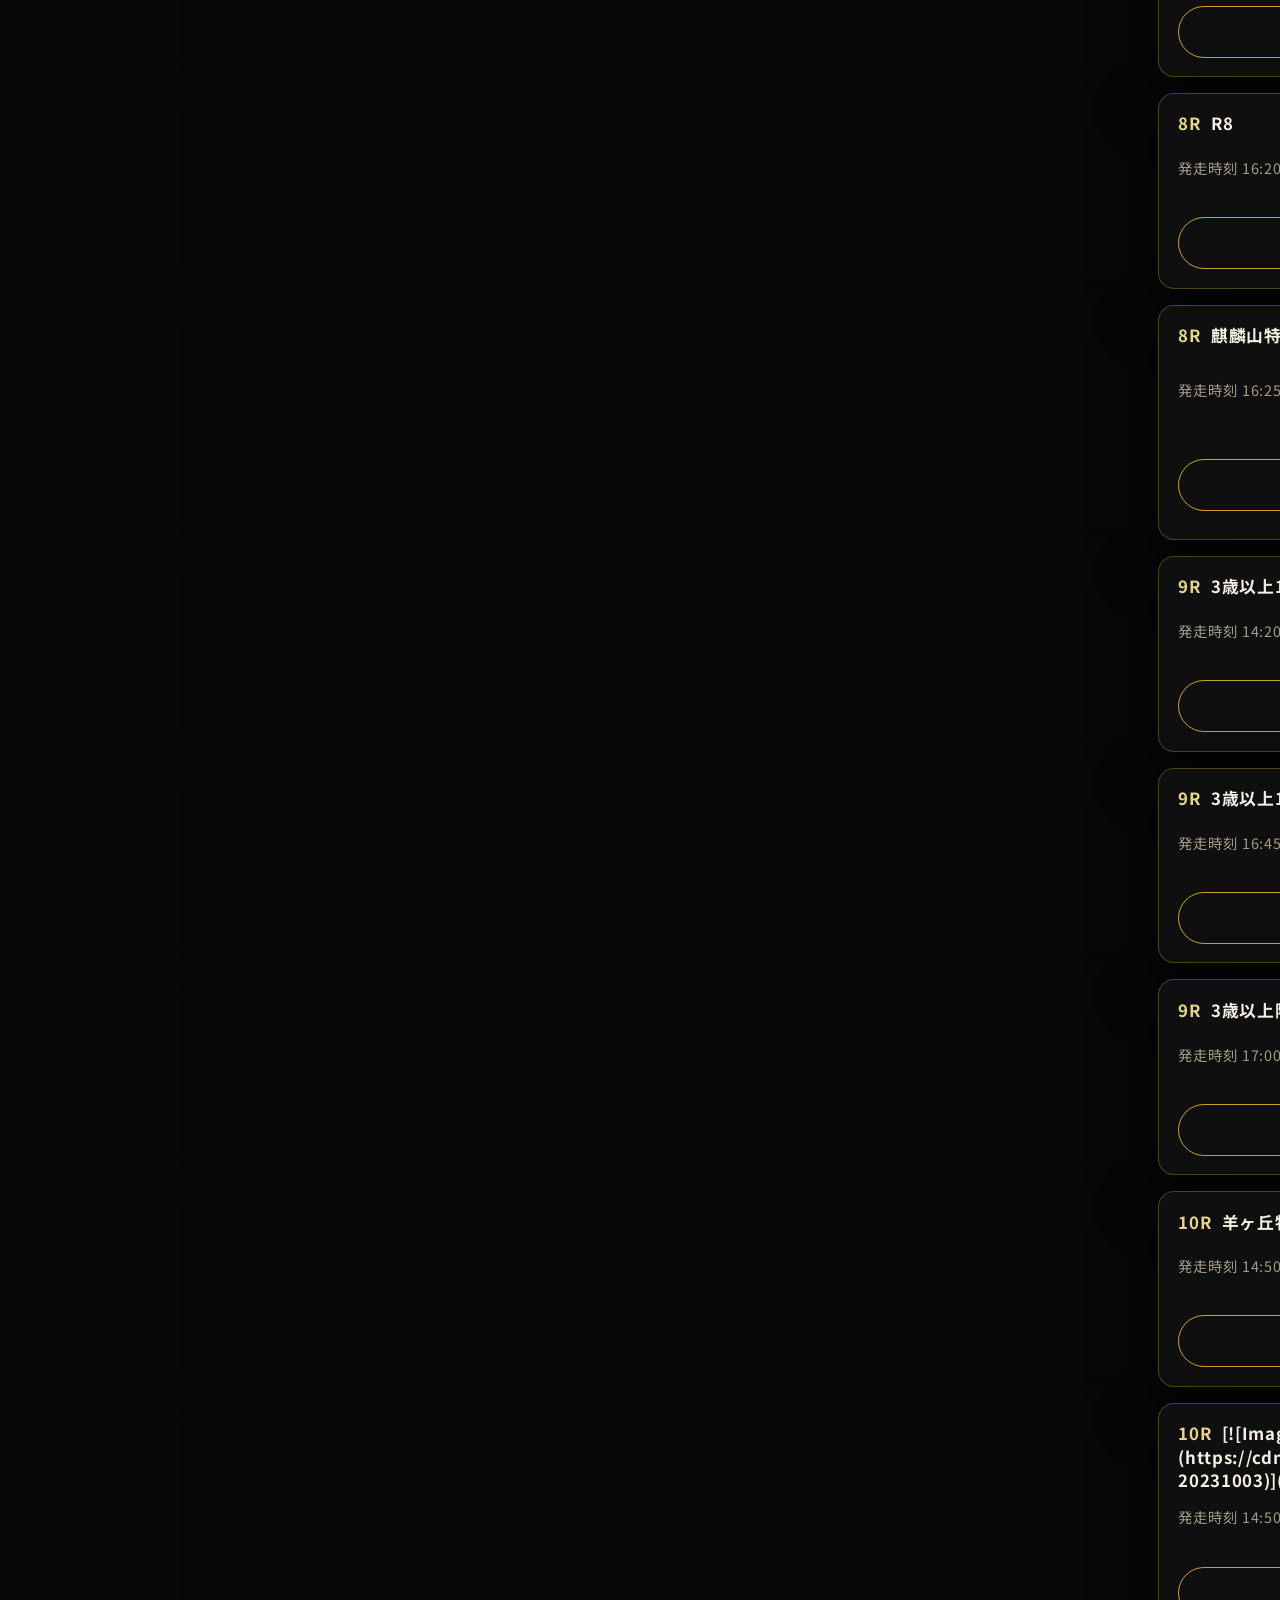
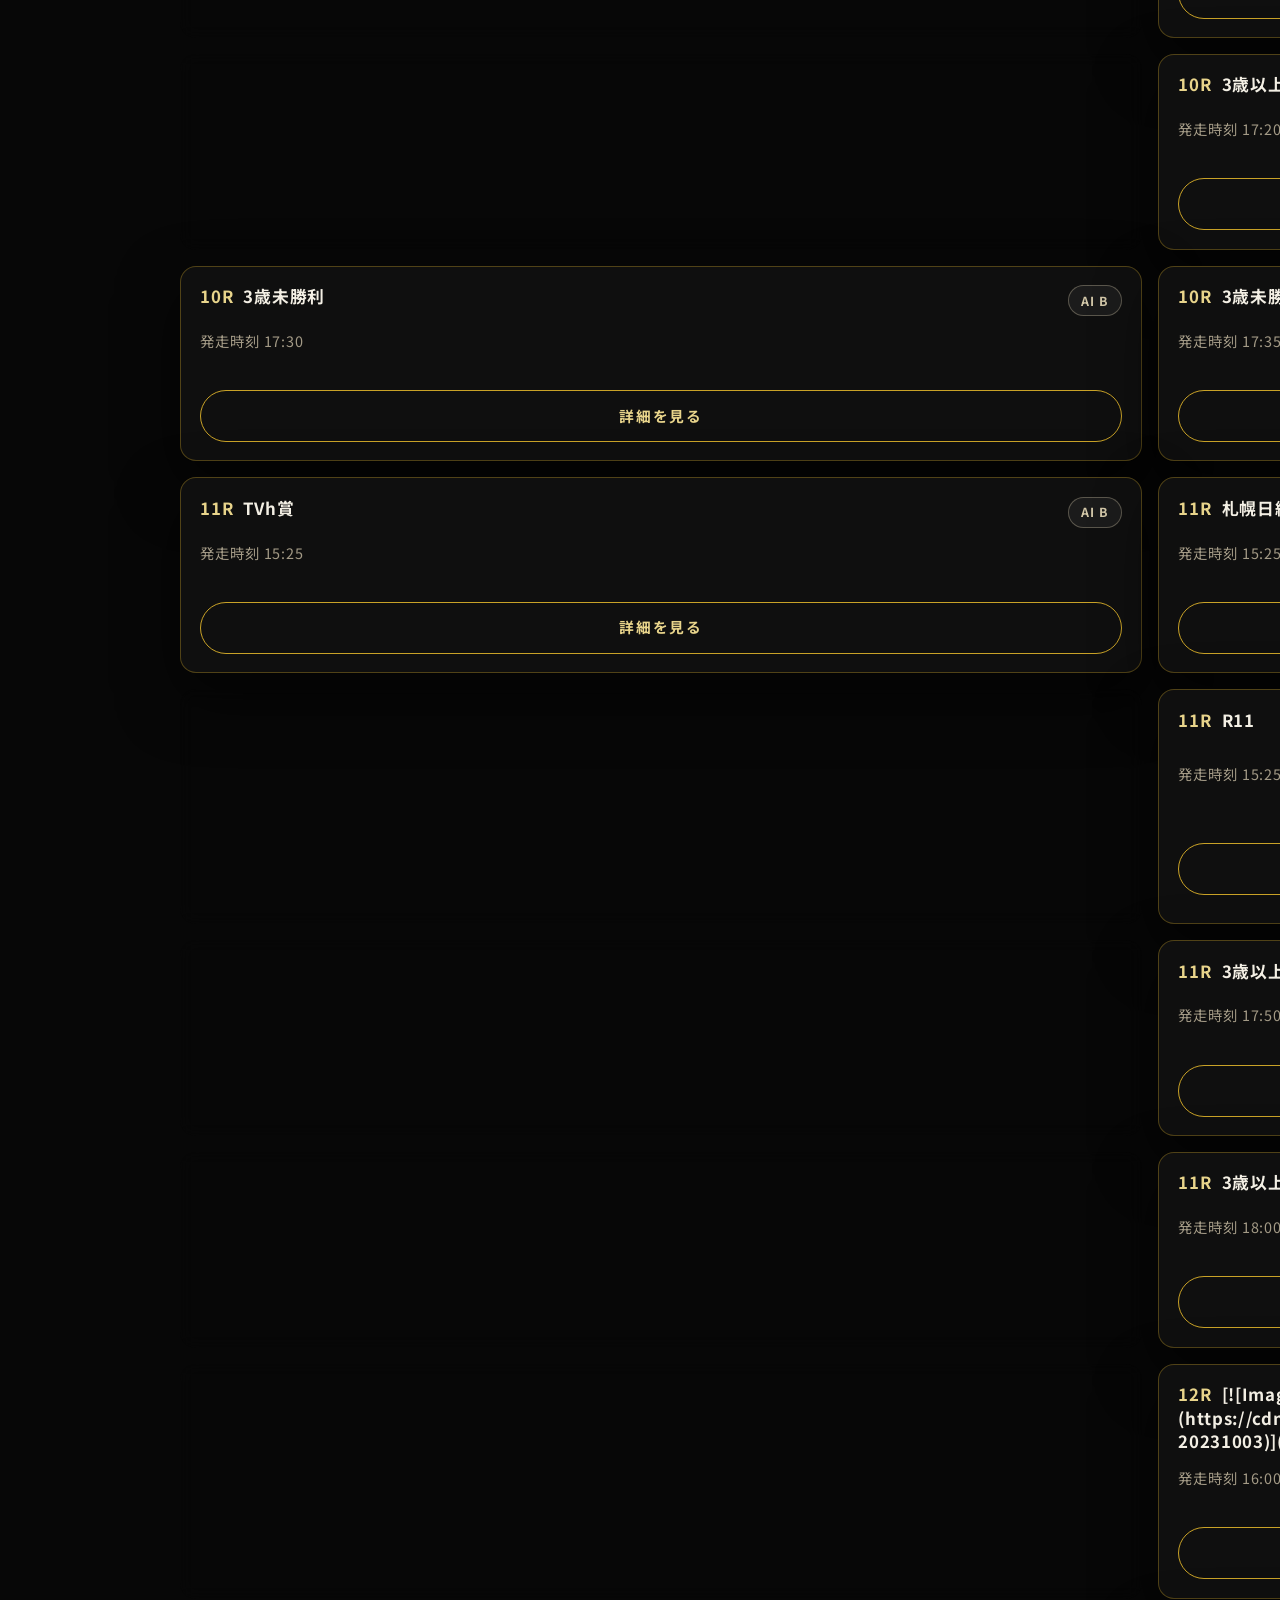
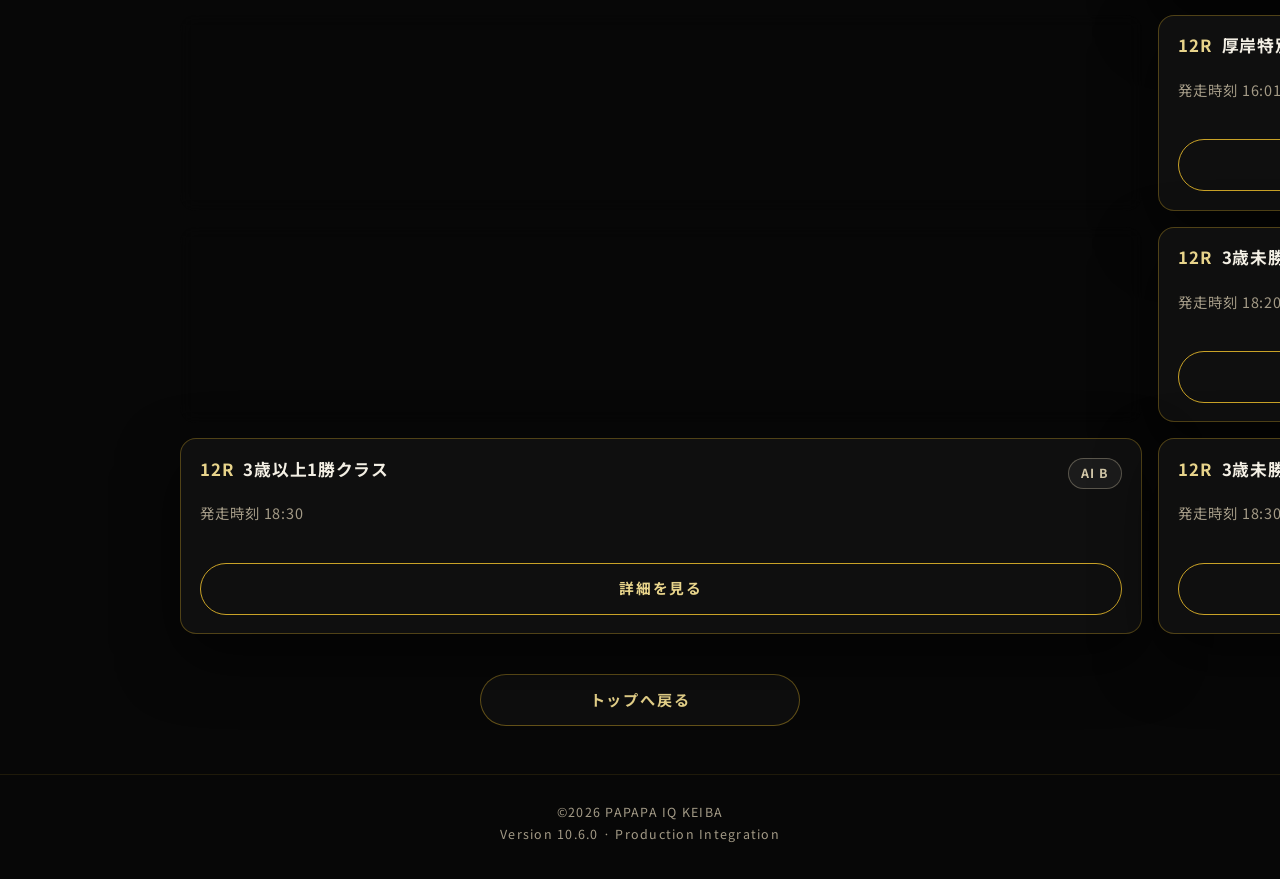
<file: race-list.html>
﻿<!DOCTYPE html>
<html lang="ja">
<head>
  <meta charset="UTF-8">
  <meta name="viewport" content="width=device-width, initial-scale=1.0">
  <meta name="description" content="PAPAPA IQ KEIBAのレース一覧。選択した開催日・開催場の全レースとAI評価を確認できます。">
  <title>レース一覧 | PAPAPA IQ KEIBA</title>
  <link rel="icon" href="favicon.svg" type="image/svg+xml">
  <link rel="preconnect" href="https://fonts.googleapis.com">
  <link rel="preconnect" href="https://fonts.gstatic.com" crossorigin>
  <link href="https://fonts.googleapis.com/css2?family=Cormorant+Garamond:wght@500;600;700&family=Noto+Sans+JP:wght@400;500;700&display=swap" rel="stylesheet">
  <link rel="stylesheet" href="style.css">
</head>
<body class="is-loading">
  <div class="loading-screen" id="loading-screen" aria-hidden="true">
    <p class="loading-screen__brand">PAPAPA IQ KEIBA</p>
    <p class="loading-screen__text">AI Analyzing...</p>
  </div>

  <div class="bg-layer" aria-hidden="true"></div>
  <div class="bg-glow" aria-hidden="true"></div>

  <header class="site-header">
    <a class="site-header__brand" href="index.html">PAPAPA IQ KEIBA</a>
    <time class="site-header__datetime" id="site-datetime">2026-07-28 00:00</time>
  </header>

  <main class="page page--list">
    <header class="hero hero--compact">
      <h1 class="title title--page">レース一覧</h1>
      <p class="subtitle subtitle--small">RACE LIST</p>
      <div class="gold-line" aria-hidden="true"></div>
    </header>

    <section class="meta-panel" aria-label="開催情報">
      <div class="meta-item">
        <span class="meta-label">開催日</span>
        <span class="meta-value" id="display-date">未選択</span>
      </div>
      <div class="meta-item">
        <span class="meta-label">開催場</span>
        <span class="meta-value" id="display-venue">未選択</span>
      </div>
    </section>
    <p class="v71-list-session" id="list-session-meta" hidden></p>
    <p class="v71-error" id="list-error" hidden></p>

    <section class="race-list" id="race-list" aria-label="レース一覧">
      <!-- script でレース一覧を描画（1R→12R / 発走順） -->
    </section>

    <div class="page-actions">
      <a href="index.html" class="btn-secondary" id="back-to-top">トップへ戻る</a>
    </div>
  </main>

  <footer class="site-footer">
    <p>©2026 PAPAPA IQ KEIBA</p>
    <p>Version 10.6.0 · Production Integration</p>
  </footer>

  <button type="button" class="scroll-top" id="scroll-top" aria-label="ページ上部へ">↑</button>

  <script type="module" src="js/main.js"></script>
</body>
</html>
</file>
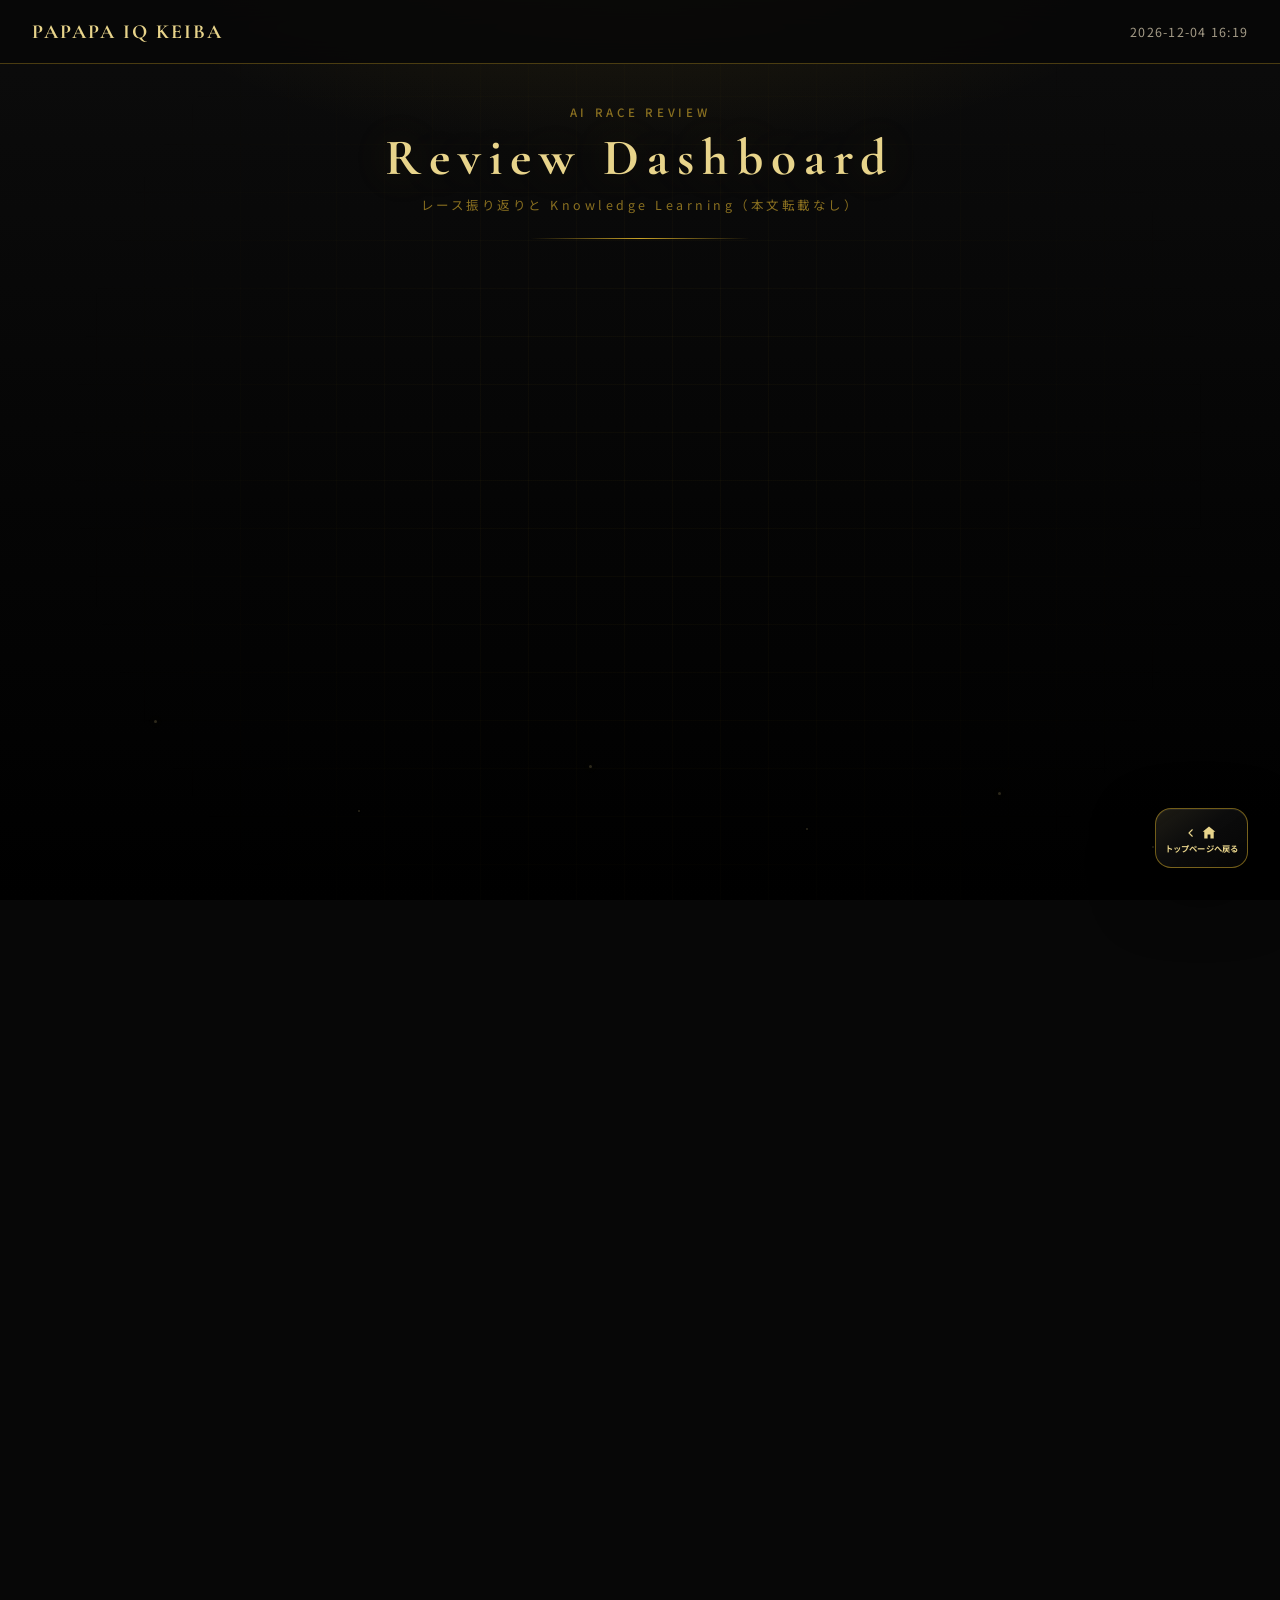
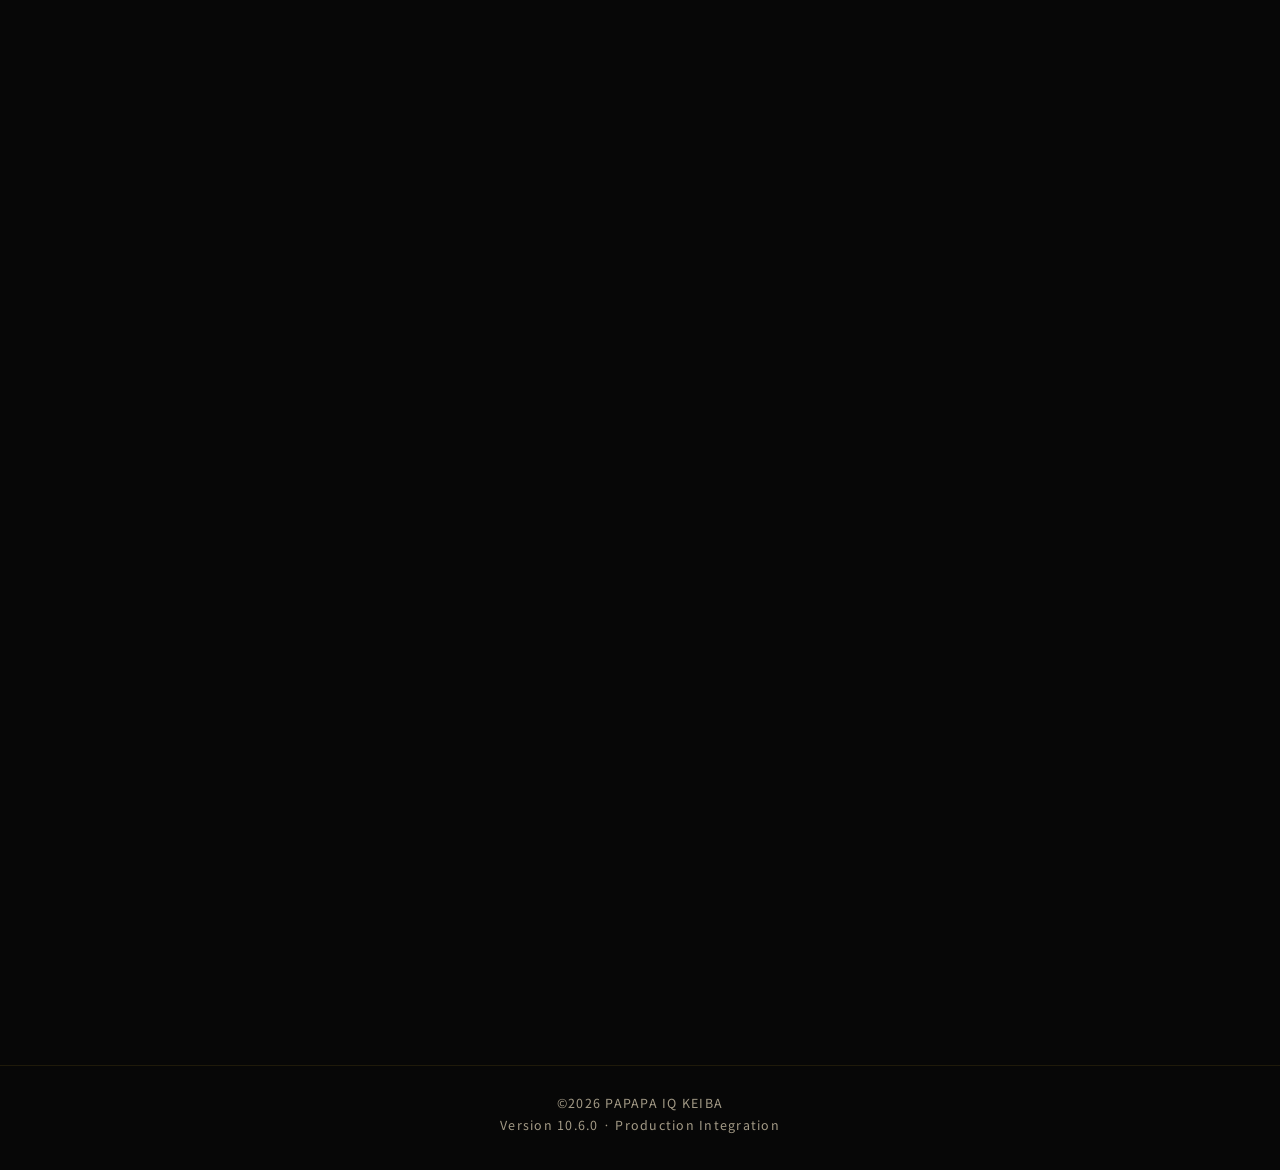
<file: review.html>
﻿<!DOCTYPE html>
<html lang="ja">
<head>
  <meta charset="UTF-8">
  <meta name="viewport" content="width=device-width, initial-scale=1.0, viewport-fit=cover">
  <meta name="description" content="PAPAPA IQ KEIBA AI Race Review。レース振り返りと Knowledge Base。">
  <meta name="theme-color" content="#070707">
  <title>AI Race Review | PAPAPA IQ KEIBA</title>
  <link rel="icon" href="favicon.svg" type="image/svg+xml">
  <link rel="preconnect" href="https://fonts.googleapis.com">
  <link rel="preconnect" href="https://fonts.gstatic.com" crossorigin>
  <link href="https://fonts.googleapis.com/css2?family=Cormorant+Garamond:wght@500;600;700&family=Noto+Sans+JP:wght@400;500;700&display=swap" rel="stylesheet">
  <link rel="stylesheet" href="style.css">
</head>
<body class="is-loading page-review page-v65">
  <div class="loading-screen" id="loading-screen" aria-hidden="true">
    <p class="loading-screen__brand">PAPAPA IQ KEIBA</p>
    <p class="loading-screen__text">AI Reviewing...</p>
  </div>

  <div class="bg-layer" aria-hidden="true"></div>
  <div class="bg-glow" aria-hidden="true"></div>
  <div class="gold-particles" aria-hidden="true">
    <span></span><span></span><span></span><span></span><span></span><span></span>
  </div>

  <header class="site-header">
    <a class="site-header__brand" href="index.html">PAPAPA IQ KEIBA</a>
    <time class="site-header__datetime" id="site-datetime">2026-07-28 00:00</time>
  </header>

  <main class="page page--list page--review page--v65">
    <header class="hero hero--compact reveal">
      <p class="eyebrow">AI RACE REVIEW</p>
      <h1 class="title title--page">Review Dashboard</h1>
      <p class="subtitle subtitle--small">レース振り返りと Knowledge Learning（本文転載なし）</p>
      <div class="gold-line" aria-hidden="true"></div>
    </header>

    <section class="paper-section reveal" aria-label="Version">
      <div class="v51-meta-grid">
        <div class="v51-meta-card glass-card">
          <p class="v51-meta-card__label">Review Version</p>
          <p class="v51-meta-card__value" id="review-version">6.5.0</p>
        </div>
        <div class="v51-meta-card glass-card">
          <p class="v51-meta-card__label">Knowledge</p>
          <p class="v51-meta-card__value" id="stat-kb-total">—</p>
        </div>
      </div>
      <p class="paper-section__lead" id="review-policy-note">記事・SNS本文は表示しません。</p>
    </section>

    <section class="paper-section reveal" aria-label="Knowledge件数">
      <h2 class="paper-section__title">Knowledge件数</h2>
      <div class="v55-stat-grid" id="review-stats">
        <article class="glass-card v55-stat"><p class="v55-stat__label">Reviews</p><p class="v55-stat__value" id="stat-kb-reviews">—</p></article>
        <article class="glass-card v55-stat"><p class="v55-stat__label">Lessons</p><p class="v55-stat__value" id="stat-kb-lessons">—</p></article>
        <article class="glass-card v55-stat"><p class="v55-stat__label">Horse Memo</p><p class="v55-stat__value" id="stat-kb-memos">—</p></article>
        <article class="glass-card v55-stat"><p class="v55-stat__label">Future Watch</p><p class="v55-stat__value" id="stat-kb-watch">—</p></article>
      </div>
    </section>

    <section class="paper-section reveal" aria-label="最新レビュー">
      <h2 class="paper-section__title">最新レビュー</h2>
      <p class="paper-section__lead" id="review-latest-meta">—</p>
      <div class="v65-block-grid" id="review-latest"></div>
    </section>

    <section class="paper-section reveal" aria-label="Explain Review">
      <h2 class="paper-section__title">Explain Review</h2>
      <p class="paper-section__lead">なぜその結論になったか</p>
      <div class="v53-explain-card glass-card">
        <ul class="v53-explain-list" id="review-explain-list"></ul>
      </div>
    </section>

    <section class="paper-section reveal" aria-label="Lessons Learned">
      <h2 class="paper-section__title">Lessons Learned</h2>
      <ul class="v55-list" id="review-lessons"></ul>
    </section>

    <section class="paper-section reveal" aria-label="Future Watch">
      <h2 class="paper-section__title">Future Watch List</h2>
      <div class="v55-dash-grid">
        <article class="glass-card v55-dash-card">
          <h3 class="v55-dash-card__title">次走注目馬</h3>
          <div class="v65-watch-list" id="review-next-watch"></div>
        </article>
        <article class="glass-card v55-dash-card">
          <h3 class="v55-dash-card__title">危険人気馬</h3>
          <div class="v65-watch-list" id="review-danger"></div>
        </article>
        <article class="glass-card v55-dash-card">
          <h3 class="v55-dash-card__title">上昇馬</h3>
          <div class="v65-watch-list" id="review-rising"></div>
        </article>
        <article class="glass-card v55-dash-card">
          <h3 class="v55-dash-card__title">下降馬</h3>
          <div class="v65-watch-list" id="review-falling"></div>
        </article>
      </div>
    </section>

    <section class="paper-section reveal" aria-label="Horse AI Memo">
      <h2 class="paper-section__title">Horse AI Memo</h2>
      <div class="v65-memo-grid" id="review-horse-memos"></div>
    </section>

    <section class="paper-section reveal" aria-label="Review履歴">
      <h2 class="paper-section__title">Review履歴</h2>
      <ul class="v55-list" id="review-history-list"></ul>
    </section>

    <section class="paper-section reveal" aria-label="イベント履歴">
      <h2 class="paper-section__title">Knowledge イベント</h2>
      <ul class="v55-list" id="review-event-history"></ul>
      <p class="paper-section__lead" id="review-handoff-note"></p>
    </section>

    <div class="page-actions page-actions--stack reveal">
      <button type="button" class="btn-secondary" id="btn-refresh-review">再読み込み</button>
      <button type="button" class="btn-secondary" id="btn-bootstrap-history">historyから再レビュー</button>
      <button type="button" class="btn-secondary" id="btn-handoff-learning">Learningへ引き渡し</button>
      <button type="button" class="btn-secondary" id="btn-reset-review">Knowledgeリセット</button>
      <a href="performance.html" class="btn-secondary">AI Performance</a>
      <a href="analysis.html" class="btn-secondary">AI分析へ</a>
      <a href="data.html" class="btn-secondary">Data Platform</a>
      <a href="index.html" class="btn-primary">トップへ戻る</a>
    </div>
  </main>

  <footer class="site-footer">
    <p>©2026 PAPAPA IQ KEIBA</p>
    <p>Version 10.6.0 · Production Integration</p>
  </footer>

  <button type="button" class="scroll-top" id="scroll-top" aria-label="TOPへ戻る">TOPへ戻る</button>
  <script type="module" src="js/main.js"></script>
</body>
</html>
</file>
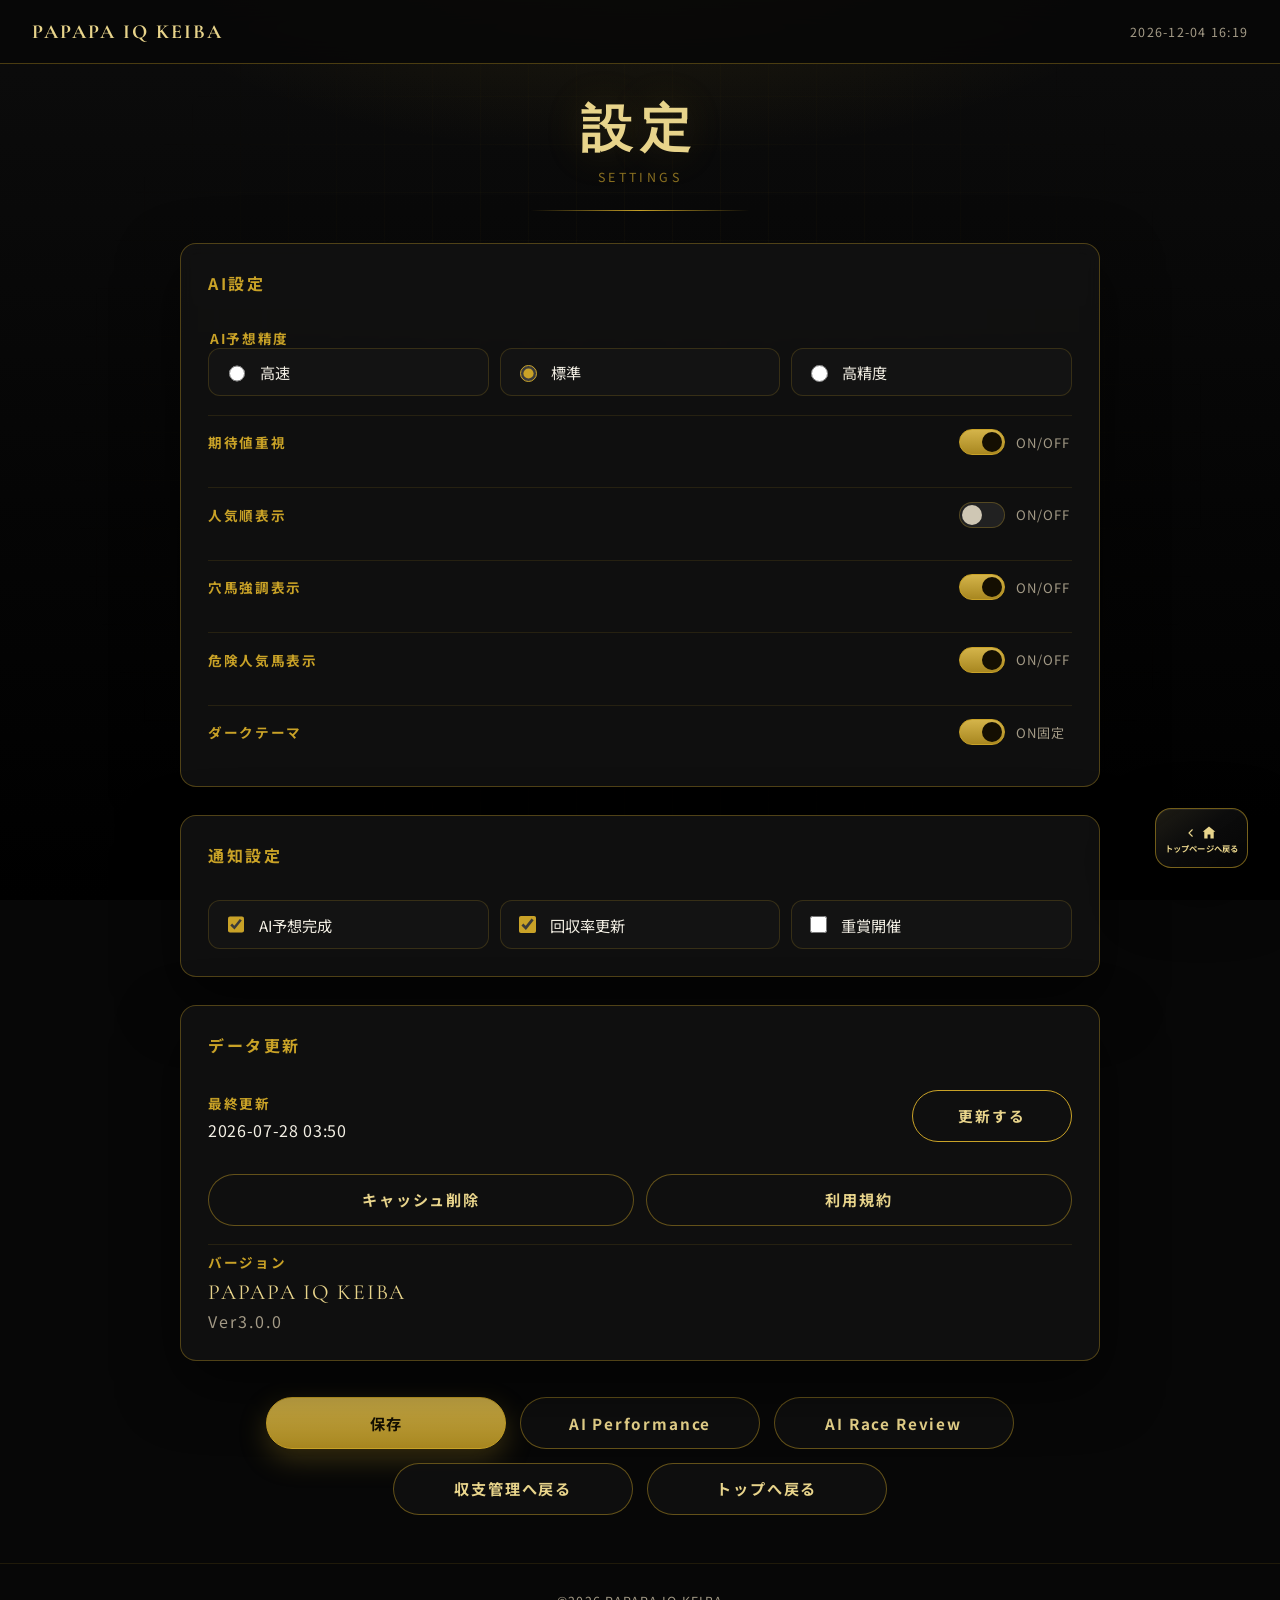
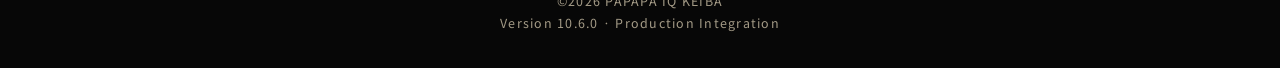
<file: settings.html>
﻿<!DOCTYPE html>
<html lang="ja">
<head>
  <meta charset="UTF-8">
  <meta name="viewport" content="width=device-width, initial-scale=1.0">
  <meta name="description" content="PAPAPA IQ KEIBAの設定。AI予想精度・通知・データ更新を管理します。">
  <title>設定 | PAPAPA IQ KEIBA</title>
  <link rel="icon" href="favicon.svg" type="image/svg+xml">
  <link rel="preconnect" href="https://fonts.googleapis.com">
  <link rel="preconnect" href="https://fonts.gstatic.com" crossorigin>
  <link href="https://fonts.googleapis.com/css2?family=Cormorant+Garamond:wght@500;600;700&family=Noto+Sans+JP:wght@400;500;700&display=swap" rel="stylesheet">
  <link rel="stylesheet" href="style.css">
</head>
<body class="is-loading">
  <div class="loading-screen" id="loading-screen" aria-hidden="true">
    <p class="loading-screen__brand">PAPAPA IQ KEIBA</p>
    <p class="loading-screen__text">AI Analyzing...</p>
  </div>

  <div class="bg-layer" aria-hidden="true"></div>
  <div class="bg-glow" aria-hidden="true"></div>

  <header class="site-header">
    <a class="site-header__brand" href="index.html">PAPAPA IQ KEIBA</a>
    <time class="site-header__datetime" id="site-datetime">2026-07-28 00:00</time>
  </header>

  <main class="page page--list page--settings">
    <header class="hero hero--compact">
      <h1 class="title title--page">設定</h1>
      <p class="subtitle subtitle--small">SETTINGS</p>
      <div class="gold-line" aria-hidden="true"></div>
    </header>

    <section class="settings-panel" aria-label="AI設定">
      <h2 class="section-title">AI設定</h2>

      <fieldset class="settings-group">
        <legend class="settings-label">AI予想精度</legend>
        <div class="settings-radio-list">
          <label class="settings-choice">
            <input type="radio" name="ai-precision" value="fast">
            <span>高速</span>
          </label>
          <label class="settings-choice">
            <input type="radio" name="ai-precision" value="standard" checked>
            <span>標準</span>
          </label>
          <label class="settings-choice">
            <input type="radio" name="ai-precision" value="high">
            <span>高精度</span>
          </label>
        </div>
      </fieldset>

      <div class="settings-row">
        <span class="settings-label">期待値重視</span>
        <label class="toggle">
          <input type="checkbox" id="setting-ev" checked>
          <span class="toggle__ui" aria-hidden="true"></span>
          <span class="toggle__text">ON/OFF</span>
        </label>
      </div>

      <div class="settings-row">
        <span class="settings-label">人気順表示</span>
        <label class="toggle">
          <input type="checkbox" id="setting-popularity">
          <span class="toggle__ui" aria-hidden="true"></span>
          <span class="toggle__text">ON/OFF</span>
        </label>
      </div>

      <div class="settings-row">
        <span class="settings-label">穴馬強調表示</span>
        <label class="toggle">
          <input type="checkbox" id="setting-upset" checked>
          <span class="toggle__ui" aria-hidden="true"></span>
          <span class="toggle__text">ON/OFF</span>
        </label>
      </div>

      <div class="settings-row">
        <span class="settings-label">危険人気馬表示</span>
        <label class="toggle">
          <input type="checkbox" id="setting-danger" checked>
          <span class="toggle__ui" aria-hidden="true"></span>
          <span class="toggle__text">ON/OFF</span>
        </label>
      </div>

      <div class="settings-row">
        <span class="settings-label">ダークテーマ</span>
        <label class="toggle" id="dark-theme-toggle">
          <input type="checkbox" id="setting-dark" checked>
          <span class="toggle__ui" aria-hidden="true"></span>
          <span class="toggle__text">ON固定</span>
        </label>
      </div>
    </section>

    <section class="settings-panel" aria-label="通知設定">
      <h2 class="section-title">通知設定</h2>
      <div class="settings-check-list">
        <label class="settings-choice">
          <input type="checkbox" id="notify-ai" checked>
          <span>AI予想完成</span>
        </label>
        <label class="settings-choice">
          <input type="checkbox" id="notify-roi" checked>
          <span>回収率更新</span>
        </label>
        <label class="settings-choice">
          <input type="checkbox" id="notify-grade">
          <span>重賞開催</span>
        </label>
      </div>
    </section>

    <section class="settings-panel" aria-label="データ・その他">
      <h2 class="section-title">データ更新</h2>
      <div class="settings-row settings-row--stack">
        <div>
          <p class="settings-label">最終更新</p>
          <p class="settings-meta" id="last-updated"></p>
        </div>
        <button type="button" class="btn-card" id="update-data">更新する</button>
      </div>

      <div class="settings-actions">
        <button type="button" class="btn-secondary settings-action-btn" id="clear-cache">キャッシュ削除</button>
        <button type="button" class="btn-secondary settings-action-btn" id="show-terms">利用規約</button>
      </div>

      <div class="settings-version">
        <p class="settings-label">バージョン</p>
        <p class="settings-version__name" id="settings-app-name"></p>
        <p class="settings-version__number" id="settings-version"></p>
      </div>
    </section>

    <div class="page-actions page-actions--stack">
      <button type="button" class="btn-primary" id="save-settings">保存</button>
      <a href="performance.html" class="btn-secondary">AI Performance</a>
      <a href="review.html" class="btn-secondary">AI Race Review</a>
      <a href="balance.html" class="btn-secondary" id="back-to-balance">収支管理へ戻る</a>
      <a href="index.html" class="btn-secondary">トップへ戻る</a>
    </div>
  </main>

  <footer class="site-footer">
    <p>©2026 PAPAPA IQ KEIBA</p>
    <p>Version 10.6.0 · Production Integration</p>
  </footer>

  <button type="button" class="scroll-top" id="scroll-top" aria-label="ページ上部へ">↑</button>

  <script type="module" src="js/main.js"></script>
</body>
</html>
</file>
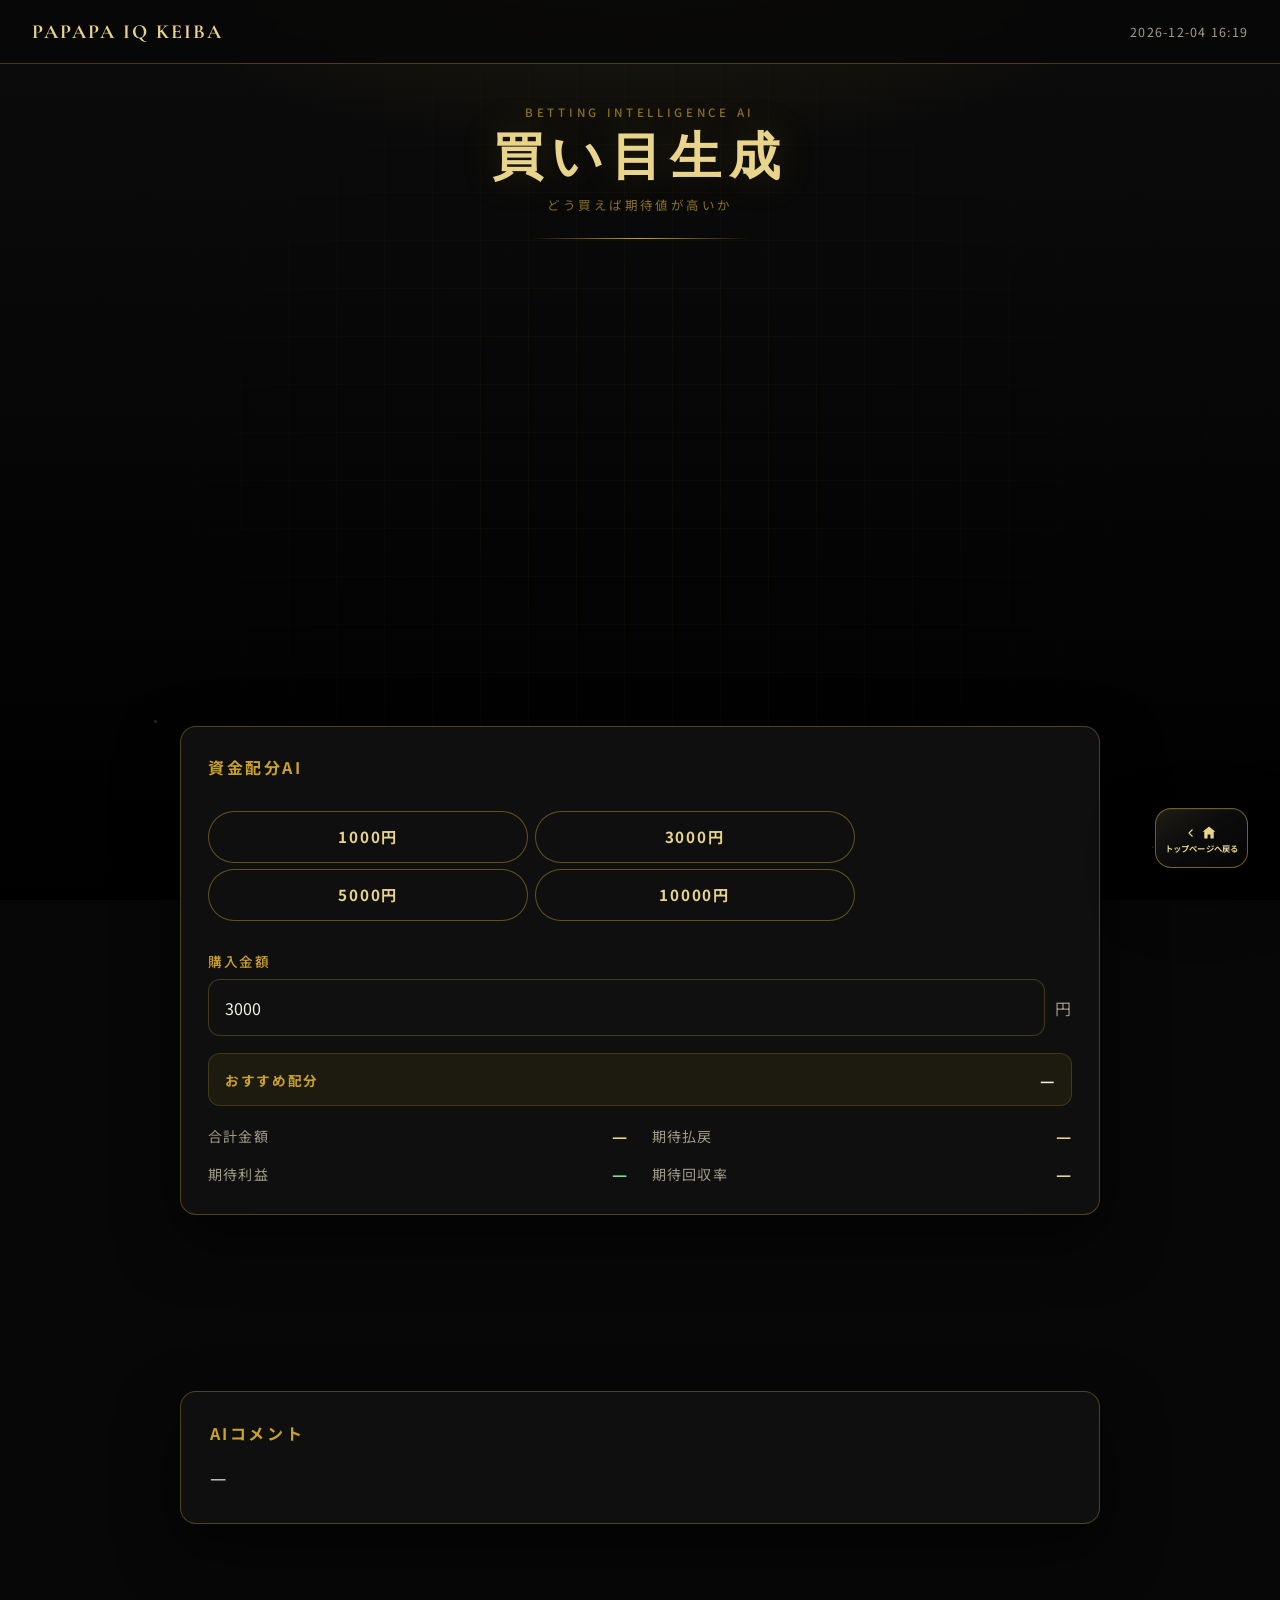
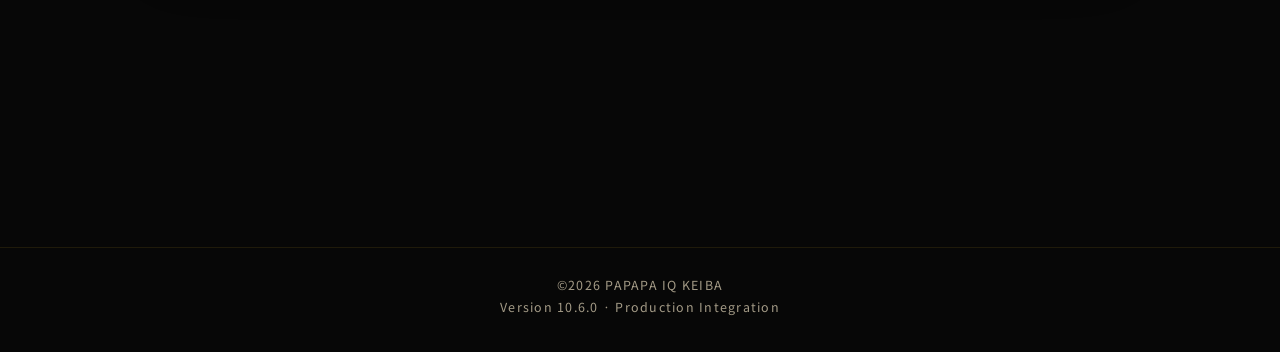
<file: ticket.html>
﻿<!DOCTYPE html>
<html lang="ja">
<head>
  <meta charset="UTF-8">
  <meta name="viewport" content="width=device-width, initial-scale=1.0, viewport-fit=cover">
  <meta name="description" content="PAPAPA IQ KEIBA Betting Intelligence。期待値重視のAI馬券戦略。">
  <meta name="theme-color" content="#070707">
  <title>買い目生成 | PAPAPA IQ KEIBA</title>
  <link rel="icon" href="favicon.svg" type="image/svg+xml">
  <link rel="preconnect" href="https://fonts.googleapis.com">
  <link rel="preconnect" href="https://fonts.gstatic.com" crossorigin>
  <link href="https://fonts.googleapis.com/css2?family=Cormorant+Garamond:wght@500;600;700&family=Noto+Sans+JP:wght@400;500;700&display=swap" rel="stylesheet">
  <link rel="stylesheet" href="style.css">
</head>
<body class="is-loading page-ticket page-v60">
  <div class="loading-screen" id="loading-screen" aria-hidden="true">
    <p class="loading-screen__brand">PAPAPA IQ KEIBA</p>
    <p class="loading-screen__text">AI Analyzing...</p>
  </div>

  <div class="bg-layer" aria-hidden="true"></div>
  <div class="bg-glow" aria-hidden="true"></div>
  <div class="gold-particles" aria-hidden="true">
    <span></span><span></span><span></span><span></span><span></span><span></span>
  </div>

  <header class="site-header">
    <a class="site-header__brand" href="index.html">PAPAPA IQ KEIBA</a>
    <time class="site-header__datetime" id="site-datetime">2026-07-28 00:00</time>
  </header>

  <main class="page page--list page--ticket page--v60">
    <header class="hero hero--compact reveal">
      <p class="eyebrow">BETTING INTELLIGENCE AI</p>
      <h1 class="title title--page">買い目生成</h1>
      <p class="subtitle subtitle--small">どう買えば期待値が高いか</p>
      <div class="gold-line" aria-hidden="true"></div>
    </header>

    <section class="ticket-section reveal" aria-label="Betting Dashboard">
      <h2 class="section-title">Betting Dashboard</h2>
      <div class="v55-stat-grid" id="betting-dashboard">
        <article class="glass-card v55-stat"><p class="v55-stat__label">期待回収率</p><p class="v55-stat__value" id="bd-recovery">—</p></article>
        <article class="glass-card v55-stat"><p class="v55-stat__label">平均リスク</p><p class="v55-stat__value" id="bd-risk">—</p></article>
        <article class="glass-card v55-stat"><p class="v55-stat__label">期待値</p><p class="v55-stat__value" id="bd-ev">—</p></article>
        <article class="glass-card v55-stat"><p class="v55-stat__label">推奨券種</p><p class="v55-stat__value" id="bd-type">—</p></article>
      </div>
      <div class="v60-type-compare" id="bd-type-compare"></div>
    </section>

    <section class="ticket-section reveal" aria-label="役割">
      <h2 class="section-title">AI評価役割</h2>
      <div class="v60-roles" id="betting-roles"></div>
    </section>

    <section class="ticket-section reveal" aria-label="買い目比較">
      <h2 class="section-title">買い目比較</h2>
      <div class="ticket-type-list" id="strategy-list" role="group" aria-label="戦略">
        <button type="button" class="ticket-type-btn is-active" data-strategy="AI案">AI案</button>
        <button type="button" class="ticket-type-btn" data-strategy="安全型">安全型</button>
        <button type="button" class="ticket-type-btn" data-strategy="期待値型">期待値型</button>
        <button type="button" class="ticket-type-btn" data-strategy="穴狙い型">穴狙い型</button>
        <button type="button" class="ticket-type-btn" data-strategy="バランス型">バランス型</button>
      </div>
    </section>

    <section class="ticket-section reveal" aria-label="券種">
      <h2 class="section-title">券種</h2>
      <div class="ticket-type-list" id="ticket-type-list" role="group" aria-label="券種選択">
        <button type="button" class="ticket-type-btn" data-type="単勝">単勝</button>
        <button type="button" class="ticket-type-btn" data-type="複勝">複勝</button>
        <button type="button" class="ticket-type-btn" data-type="馬連">馬連</button>
        <button type="button" class="ticket-type-btn" data-type="馬単">馬単</button>
        <button type="button" class="ticket-type-btn" data-type="ワイド">ワイド</button>
        <button type="button" class="ticket-type-btn is-active" data-type="三連複">三連複</button>
        <button type="button" class="ticket-type-btn" data-type="三連単">三連単</button>
        <button type="button" class="ticket-type-btn" data-type="ALL">すべて</button>
      </div>
    </section>

    <section class="ticket-section reveal" aria-label="AI推奨買い目">
      <h2 class="section-title">AI推奨買い目</h2>
      <div class="ticket-bet-list" id="ticket-bet-list"></div>
    </section>

    <section class="ticket-section fund-panel reveal" aria-label="資金配分AI">
      <h2 class="section-title">資金配分AI</h2>
      <div class="v60-budget-presets" id="budget-presets">
        <button type="button" class="btn-secondary" data-budget="1000">1000円</button>
        <button type="button" class="btn-secondary" data-budget="3000">3000円</button>
        <button type="button" class="btn-secondary" data-budget="5000">5000円</button>
        <button type="button" class="btn-secondary" data-budget="10000">10000円</button>
      </div>
      <div class="field">
        <label for="purchase-amount">購入金額</label>
        <div class="amount-input-row">
          <input type="number" id="purchase-amount" name="purchase-amount" value="3000" min="100" step="100">
          <span class="amount-unit">円</span>
        </div>
      </div>
      <div class="fund-recommend">
        <p class="fund-recommend__label">おすすめ配分</p>
        <p class="fund-recommend__value" id="fund-allocation">—</p>
      </div>
      <div class="fund-summary">
        <div class="fund-summary__item">
          <span class="fund-summary__label">合計金額</span>
          <span class="fund-summary__value" id="fund-total">—</span>
        </div>
        <div class="fund-summary__item">
          <span class="fund-summary__label">期待払戻</span>
          <span class="fund-summary__value" id="fund-payout">—</span>
        </div>
        <div class="fund-summary__item">
          <span class="fund-summary__label">期待利益</span>
          <span class="fund-summary__value fund-summary__value--profit" id="fund-profit">—</span>
        </div>
        <div class="fund-summary__item">
          <span class="fund-summary__label">期待回収率</span>
          <span class="fund-summary__value" id="fund-roi">—</span>
        </div>
      </div>
    </section>

    <section class="ticket-section reveal" aria-label="Value / Risk">
      <h2 class="section-title">Value / Risk</h2>
      <div class="v60-vr-grid">
        <article class="glass-card v60-vr-card">
          <h3 class="v60-vr-card__title">Value Analyzer</h3>
          <ul class="v55-list" id="value-summary"></ul>
        </article>
        <article class="glass-card v60-vr-card">
          <h3 class="v60-vr-card__title">Risk Analyzer</h3>
          <p id="risk-summary">—</p>
        </article>
      </div>
    </section>

    <section class="ai-comment-card reveal" aria-label="AIコメント">
      <h2 class="section-title">AIコメント</h2>
      <p class="ai-comment-card__text" id="ticket-ai-comment">—</p>
    </section>

    <aside class="v51-dev-panel glass-card reveal" id="betting-dev-panel" hidden>
      <p class="v51-dev-panel__title">Developer Panel — Betting</p>
      <ul class="v51-dev-list" id="betting-dev-list"></ul>
    </aside>

    <div class="page-actions page-actions--stack reveal">
      <button type="button" class="btn-primary" id="save-ticket">履歴に保存</button>
      <button type="button" class="btn-secondary" id="fav-ticket">お気に入り</button>
      <button type="button" class="btn-secondary" id="copy-ticket">コピー</button>
      <button type="button" class="btn-secondary" id="export-csv">CSV出力</button>
      <button type="button" class="btn-secondary" id="export-json">JSON出力</button>
      <button type="button" class="btn-secondary" id="go-ledger">収支管理へ</button>
      <a href="performance.html" class="btn-secondary">AI Performance</a>
      <a href="review.html" class="btn-secondary">AI Race Review</a>
      <a href="data.html" class="btn-secondary">Data Platform</a>
      <a href="analysis.html" class="btn-secondary" id="back-to-analysis">AI分析へ戻る</a>
    </div>
  </main>

  <footer class="site-footer">
    <p>©2026 PAPAPA IQ KEIBA</p>
    <p>Version 10.6.0 · Production Integration</p>
  </footer>

  <button type="button" class="scroll-top" id="scroll-top" aria-label="TOPへ戻る">TOPへ戻る</button>
  <script type="module" src="js/main.js"></script>
</body>
</html>
</file>
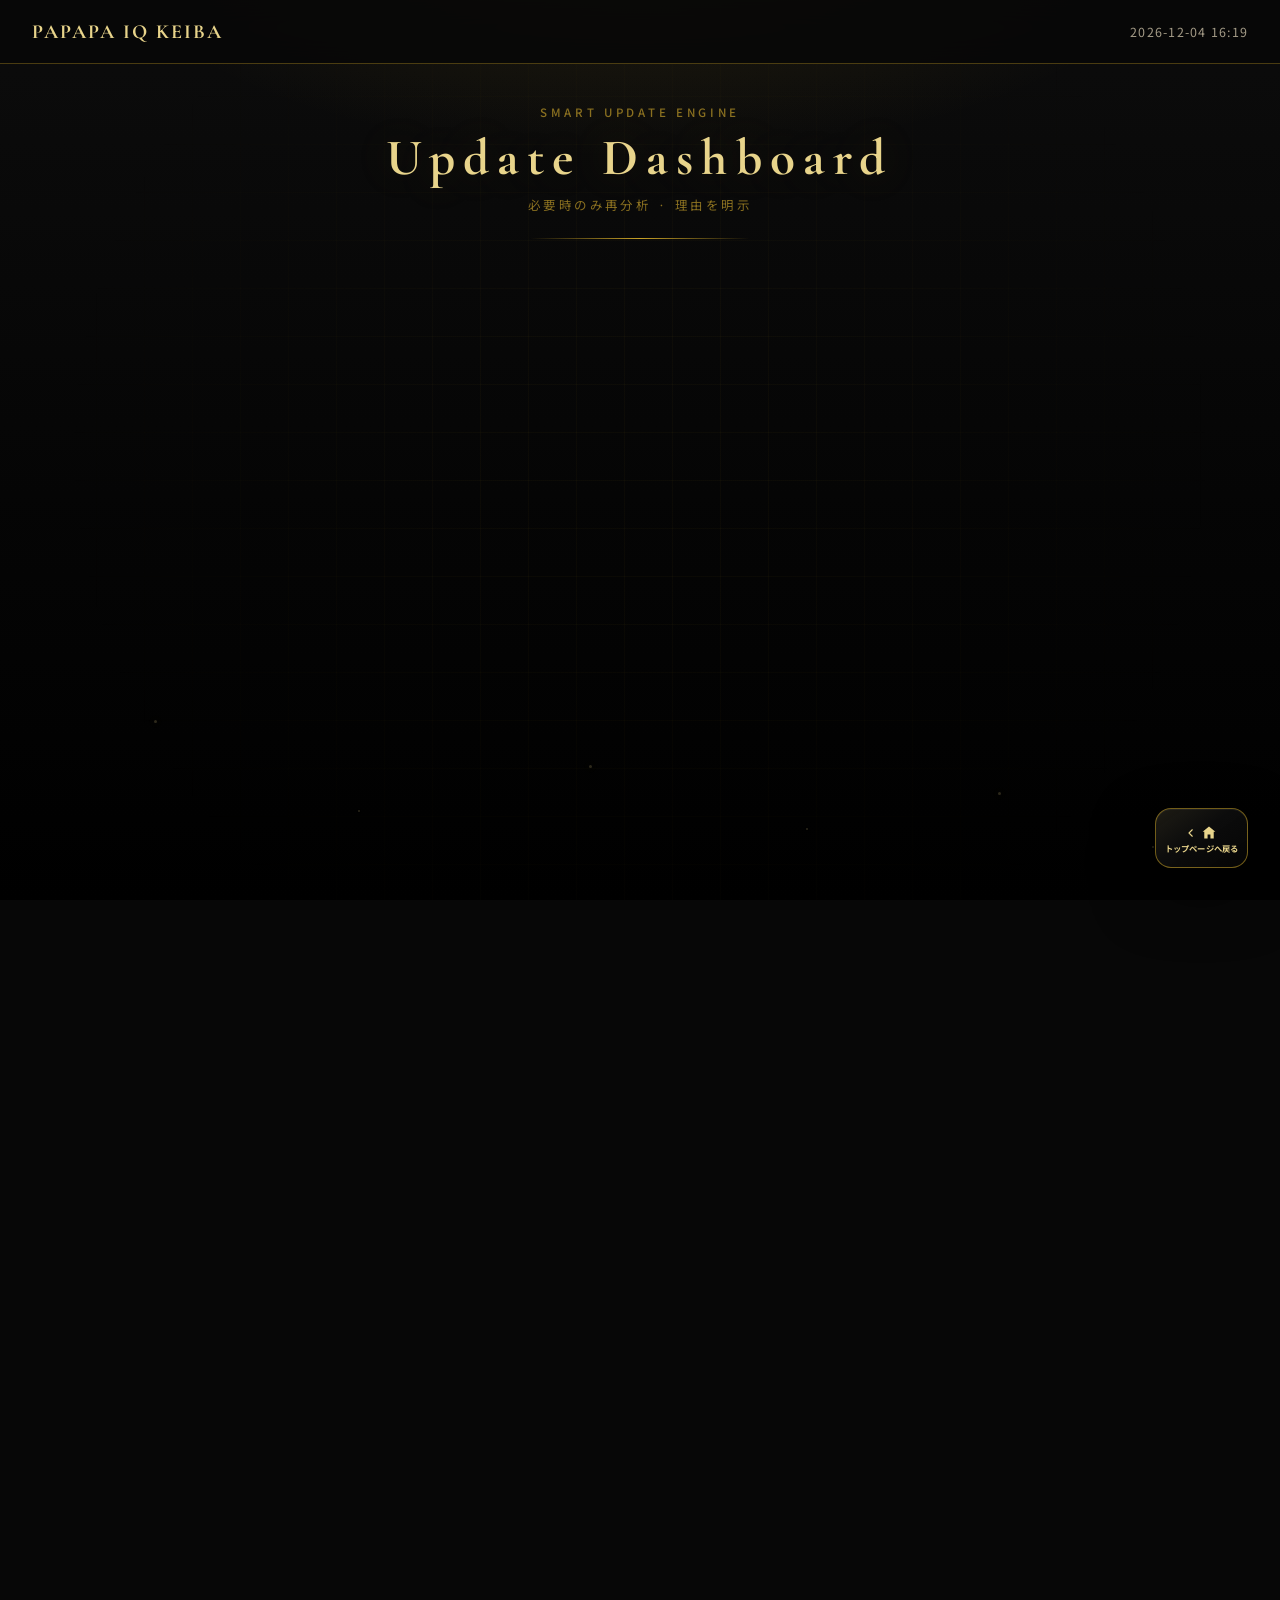
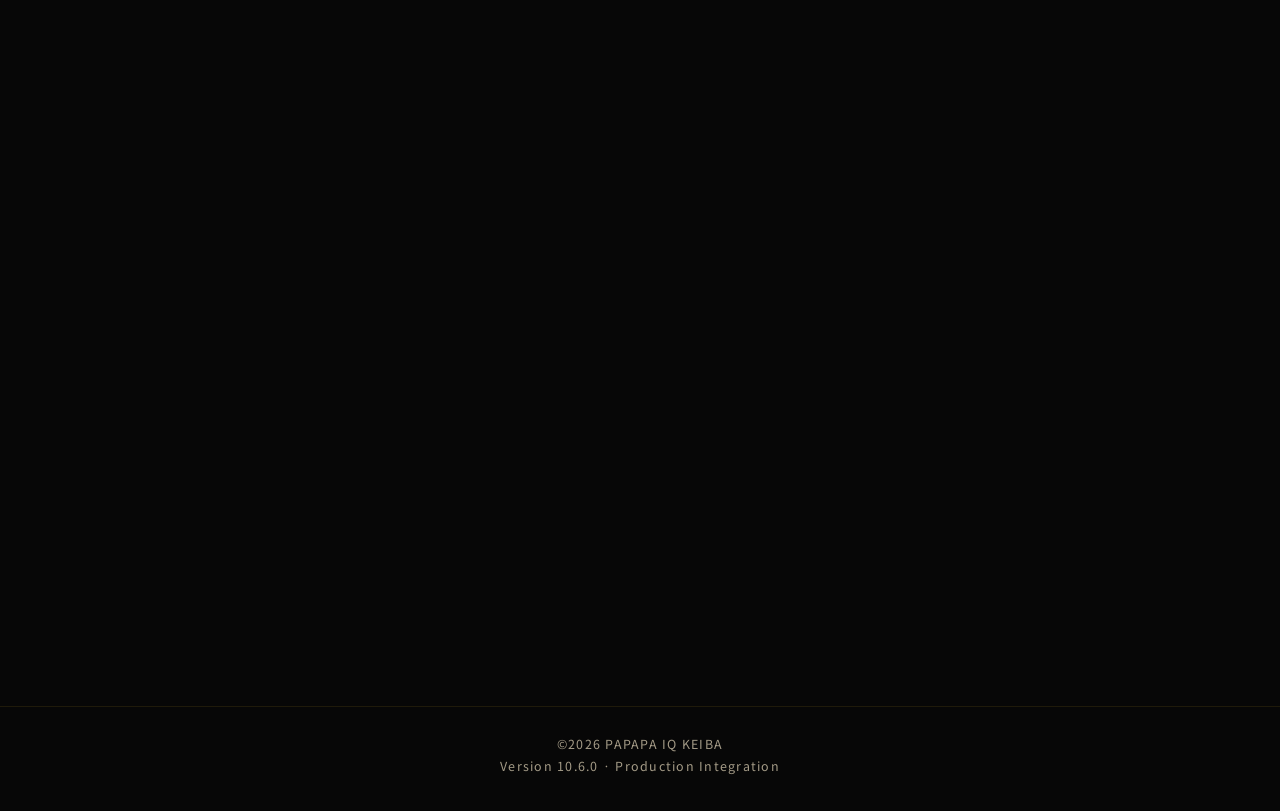
<file: update.html>
﻿<!DOCTYPE html>
<html lang="ja">
<head>
  <meta charset="UTF-8">
  <meta name="viewport" content="width=device-width, initial-scale=1.0, viewport-fit=cover">
  <meta name="description" content="PAPAPA IQ KEIBA Smart Update。必要なタイミングだけAI再分析。">
  <meta name="theme-color" content="#070707">
  <title>Smart Update | PAPAPA IQ KEIBA</title>
  <link rel="icon" href="favicon.svg" type="image/svg+xml">
  <link rel="preconnect" href="https://fonts.googleapis.com">
  <link rel="preconnect" href="https://fonts.gstatic.com" crossorigin>
  <link href="https://fonts.googleapis.com/css2?family=Cormorant+Garamond:wght@500;600;700&family=Noto+Sans+JP:wght@400;500;700&display=swap" rel="stylesheet">
  <link rel="stylesheet" href="style.css">
</head>
<body class="is-loading page-update page-v72">
  <div class="loading-screen" id="loading-screen" aria-hidden="true">
    <p class="loading-screen__brand">PAPAPA IQ KEIBA</p>
    <p class="loading-screen__text">Smart Updating...</p>
  </div>

  <div class="bg-layer" aria-hidden="true"></div>
  <div class="bg-glow" aria-hidden="true"></div>
  <div class="gold-particles" aria-hidden="true">
    <span></span><span></span><span></span><span></span><span></span><span></span>
  </div>

  <header class="site-header">
    <a class="site-header__brand" href="index.html">PAPAPA IQ KEIBA</a>
    <time class="site-header__datetime" id="site-datetime">2026-07-28 00:00</time>
  </header>

  <main class="page page--list page--update page--v72">
    <header class="hero hero--compact reveal">
      <p class="eyebrow">SMART UPDATE ENGINE</p>
      <h1 class="title title--page">Update Dashboard</h1>
      <p class="subtitle subtitle--small">必要時のみ再分析 · 理由を明示</p>
      <div class="gold-line" aria-hidden="true"></div>
    </header>

    <section class="paper-section reveal" aria-label="Version">
      <div class="v51-meta-grid">
        <div class="v51-meta-card glass-card">
          <p class="v51-meta-card__label">Update Engine</p>
          <p class="v51-meta-card__value" id="upd-version">7.2.0</p>
        </div>
        <div class="v51-meta-card glass-card">
          <p class="v51-meta-card__label">Auto Update</p>
          <p class="v51-meta-card__value" id="upd-auto">ON</p>
        </div>
      </div>
    </section>

    <section class="paper-section reveal" aria-label="状態">
      <h2 class="paper-section__title">現在の更新状態</h2>
      <div class="v55-stat-grid" id="update-stats">
        <article class="glass-card v55-stat"><p class="v55-stat__label">状態</p><p class="v55-stat__value v55-stat__value--sm" id="upd-status">—</p></article>
        <article class="glass-card v55-stat"><p class="v55-stat__label">次回更新予定</p><p class="v55-stat__value v55-stat__value--sm" id="upd-next">—</p></article>
        <article class="glass-card v55-stat"><p class="v55-stat__label">スケジュール</p><p class="v55-stat__value v55-stat__value--sm" id="upd-phase">—</p></article>
        <article class="glass-card v55-stat"><p class="v55-stat__label">前回更新</p><p class="v55-stat__value v55-stat__value--sm" id="upd-last-update">—</p></article>
        <article class="glass-card v55-stat"><p class="v55-stat__label">最終分析</p><p class="v55-stat__value v55-stat__value--sm" id="upd-last-analysis">—</p></article>
        <article class="glass-card v55-stat"><p class="v55-stat__label">キュー</p><p class="v55-stat__value" id="upd-queue">—</p></article>
      </div>
    </section>

    <section class="paper-section reveal" aria-label="更新理由">
      <h2 class="paper-section__title">AI Update Reason</h2>
      <article class="glass-card v72-reason">
        <p class="v72-reason__text" id="upd-reason">—</p>
        <p class="v72-reason__meta">イベント: <span id="upd-event">—</span> · 優先度: <span id="upd-priority">—</span></p>
      </article>
    </section>

    <section class="paper-section reveal" aria-label="Auto Update">
      <h2 class="paper-section__title">Auto Update</h2>
      <div class="v70-source-switch">
        <button type="button" class="v70-source-btn" id="btn-auto-on" data-auto-state="on">ON</button>
        <button type="button" class="v70-source-btn" id="btn-auto-off" data-auto-state="off">OFF</button>
      </div>
    </section>

    <section class="paper-section reveal" aria-label="Mock Events">
      <h2 class="paper-section__title">Mock Events（手動発火）</h2>
      <p class="paper-section__lead">変更検知 → 必要時のみ再分析</p>
      <div class="v72-mock-grid" id="mock-event-buttons"></div>
    </section>

    <section class="paper-section reveal" aria-label="監視対象">
      <h2 class="paper-section__title">現在の監視対象</h2>
      <ul class="v55-list" id="upd-watch-targets"></ul>
    </section>

    <section class="paper-section reveal" aria-label="更新履歴">
      <h2 class="paper-section__title">更新履歴</h2>
      <ul class="v55-list" id="upd-history"></ul>
    </section>

    <div class="page-actions page-actions--stack reveal">
      <button type="button" class="btn-secondary" id="btn-update-refresh">再読み込み</button>
      <button type="button" class="btn-secondary" id="btn-update-tick">スケジュールTick</button>
      <button type="button" class="btn-secondary" id="btn-update-reset">履歴リセット</button>
      <a href="analysis.html" class="btn-secondary">AI分析へ</a>
      <a href="data.html" class="btn-secondary">Data Platform</a>
      <a href="index.html" class="btn-primary">トップへ戻る</a>
    </div>
  </main>

  <footer class="site-footer">
    <p>©2026 PAPAPA IQ KEIBA</p>
    <p>Version 10.6.0 · Production Integration</p>
  </footer>

  <button type="button" class="scroll-top" id="scroll-top" aria-label="TOPへ戻る">TOPへ戻る</button>
  <script type="module" src="js/main.js"></script>
</body>
</html>
</file>
<file: style.css>
﻿/* ==========================================================================
   PAPAPA IQ KEIBA Ver0.9.0 UI / Black × Gold
   ========================================================================== */

/* --------------------------------------------------------------------------
   2. Design tokens
   -------------------------------------------------------------------------- */
:root {
  --bg-deep: #070707;
  --bg-panel: rgba(18, 18, 18, 0.88);
  --bg-input: #101010;
  --gold: #c9a227;
  --gold-bright: #e8d48b;
  --gold-dim: #8a7020;
  --text: #f3efe4;
  --text-muted: #a39a86;
  --border: rgba(201, 162, 39, 0.35);
  --shadow: 0 24px 60px rgba(0, 0, 0, 0.55);
  --shadow-hover: 0 32px 72px rgba(0, 0, 0, 0.68), 0 0 0 1px rgba(201, 162, 39, 0.42);
  --radius: 16px;
  --btn-height: 52px;
  --btn-radius: 999px;
  --btn-pad-x: 1.75rem;
  --header-h: 64px;
  --font-display: "Cormorant Garamond", "Times New Roman", serif;
  --font-body: "Noto Sans JP", sans-serif;
  --ease: cubic-bezier(0.4, 0, 0.2, 1);
}

/* --------------------------------------------------------------------------
   3. Reset & page transitions
   -------------------------------------------------------------------------- */
*,
*::before,
*::after {
  box-sizing: border-box;
}

html {
  scroll-behavior: smooth;
}

html,
body {
  margin: 0;
  min-height: 100%;
}

body {
  font-family: var(--font-body);
  color: var(--text);
  background: var(--bg-deep);
  min-height: 100vh;
  position: relative;
  overflow-x: hidden;
  transition: opacity 300ms var(--ease);
}

/* ページ本体はロード完了後にフェードイン（ローディング画面は常に表示可能） */
.site-header,
.site-footer,
.page {
  opacity: 0;
  transition: opacity 300ms var(--ease);
}

body.is-ready .site-header,
body.is-ready .site-footer,
body.is-ready .page {
  opacity: 1;
}

body.is-leaving {
  opacity: 0;
}

img,
svg,
canvas {
  display: block;
  max-width: 100%;
}

button,
input,
select,
textarea {
  font: inherit;
}

a {
  color: inherit;
}

/* --------------------------------------------------------------------------
   4. Gold scrollbar
   -------------------------------------------------------------------------- */
* {
  scrollbar-width: thin;
  scrollbar-color: var(--gold-dim) var(--bg-deep);
}

*::-webkit-scrollbar {
  width: 8px;
  height: 8px;
}

*::-webkit-scrollbar-track {
  background: var(--bg-deep);
}

*::-webkit-scrollbar-thumb {
  background: linear-gradient(180deg, var(--gold-bright), var(--gold-dim));
  border-radius: 999px;
  border: 2px solid var(--bg-deep);
}

*::-webkit-scrollbar-thumb:hover {
  background: linear-gradient(180deg, var(--gold-bright), var(--gold));
}

/* --------------------------------------------------------------------------
   5. Background layers
   -------------------------------------------------------------------------- */
.bg-layer {
  position: fixed;
  inset: 0;
  background:
    radial-gradient(ellipse 80% 50% at 50% -10%, rgba(201, 162, 39, 0.14), transparent 55%),
    linear-gradient(180deg, #0c0c0c 0%, #050505 55%, #000 100%);
  z-index: -2;
}

.bg-glow {
  position: fixed;
  inset: 0;
  background-image:
    linear-gradient(rgba(201, 162, 39, 0.04) 1px, transparent 1px),
    linear-gradient(90deg, rgba(201, 162, 39, 0.04) 1px, transparent 1px);
  background-size: 48px 48px;
  mask-image: radial-gradient(circle at center, black 20%, transparent 75%);
  z-index: -1;
  pointer-events: none;
}

/* --------------------------------------------------------------------------
   6. Loading screen
   -------------------------------------------------------------------------- */
.loading-screen {
  position: fixed;
  inset: 0;
  z-index: 9999;
  display: flex;
  flex-direction: column;
  align-items: center;
  justify-content: center;
  gap: 1rem;
  background: var(--bg-deep);
  transition: opacity 520ms var(--ease), visibility 520ms var(--ease);
}

.loading-screen.is-hidden {
  opacity: 0;
  visibility: hidden;
  pointer-events: none;
}

.loading-screen__brand {
  margin: 0;
  font-family: var(--font-display);
  font-size: clamp(1.6rem, 5vw, 2.4rem);
  font-weight: 700;
  letter-spacing: 0.14em;
  color: var(--gold-bright);
  animation: brandPulse 2s var(--ease) infinite;
}

.loading-screen__text {
  margin: 0;
  font-size: 0.82rem;
  letter-spacing: 0.28em;
  color: var(--text-muted);
  text-transform: uppercase;
}

@keyframes brandPulse {
  0%,
  100% {
    opacity: 0.55;
    text-shadow: 0 0 20px rgba(201, 162, 39, 0.15);
    transform: scale(0.98);
  }

  50% {
    opacity: 1;
    text-shadow: 0 0 48px rgba(201, 162, 39, 0.45);
    transform: scale(1);
  }
}

/* Ver3.1.0 luxury loader (analysis) */
.loading-screen--lux {
  gap: 1.25rem;
  background:
    radial-gradient(ellipse 60% 40% at 50% 42%, rgba(201, 162, 39, 0.12), transparent 60%),
    #050505;
}

.lux-loader {
  position: relative;
  width: 168px;
  height: 168px;
  display: grid;
  place-items: center;
}

.lux-loader__orbit {
  position: absolute;
  inset: 0;
  border-radius: 50%;
  border: 1px solid transparent;
  border-top-color: rgba(232, 212, 139, 0.55);
  border-right-color: rgba(201, 162, 39, 0.15);
  animation: luxSpin 2.8s linear infinite;
}

.lux-loader__orbit--mid {
  inset: 14px;
  animation-duration: 1.9s;
  animation-direction: reverse;
  border-top-color: rgba(201, 162, 39, 0.75);
}

.lux-loader__ring {
  position: relative;
  width: 118px;
  height: 118px;
}

.lux-loader__svg {
  width: 100%;
  height: 100%;
  transform: rotate(-90deg);
}

.lux-loader__track,
.lux-loader__progress {
  fill: none;
  stroke-width: 3.5;
}

.lux-loader__track {
  stroke: rgba(201, 162, 39, 0.18);
}

.lux-loader__progress {
  stroke: url(#none);
  stroke: #e8d48b;
  stroke-linecap: round;
  stroke-dasharray: 327;
  stroke-dashoffset: 260;
  animation: luxProgress 1.4s var(--ease) infinite alternate;
  filter: drop-shadow(0 0 8px rgba(232, 212, 139, 0.55));
}

.lux-loader__core {
  position: absolute;
  inset: 0;
  display: grid;
  place-items: center;
}

.lux-loader__mark {
  font-family: var(--font-display);
  font-size: 1.55rem;
  letter-spacing: 0.12em;
  color: var(--gold-bright);
  text-shadow: 0 0 24px rgba(232, 212, 139, 0.45);
  animation: luxPulse 1.6s var(--ease) infinite;
}

.lux-loader__sparkles span {
  position: absolute;
  width: 4px;
  height: 4px;
  border-radius: 50%;
  background: var(--gold-bright);
  box-shadow: 0 0 10px rgba(232, 212, 139, 0.9);
  animation: luxSpark 2.2s var(--ease) infinite;
}

.lux-loader__sparkles span:nth-child(1) { top: 8%; left: 48%; animation-delay: 0s; }
.lux-loader__sparkles span:nth-child(2) { top: 42%; right: 2%; animation-delay: 0.4s; }
.lux-loader__sparkles span:nth-child(3) { bottom: 10%; left: 30%; animation-delay: 0.8s; }
.lux-loader__sparkles span:nth-child(4) { top: 28%; left: 6%; animation-delay: 1.2s; }

.lux-loader__bar {
  width: min(220px, 58vw);
  height: 2px;
  border-radius: 999px;
  background: rgba(201, 162, 39, 0.18);
  overflow: hidden;
}

.lux-loader__bar span {
  display: block;
  height: 100%;
  width: 40%;
  background: linear-gradient(90deg, transparent, var(--gold-bright), transparent);
  animation: luxBar 1.35s var(--ease) infinite;
}

@keyframes luxSpin {
  to { transform: rotate(360deg); }
}

@keyframes luxProgress {
  from { stroke-dashoffset: 280; }
  to { stroke-dashoffset: 40; }
}

@keyframes luxPulse {
  0%, 100% { opacity: 0.65; transform: scale(0.96); }
  50% { opacity: 1; transform: scale(1); }
}

@keyframes luxSpark {
  0%, 100% { opacity: 0.15; transform: scale(0.6); }
  50% { opacity: 1; transform: scale(1.2); }
}

@keyframes luxBar {
  0% { transform: translateX(-120%); }
  100% { transform: translateX(320%); }
}

/* --------------------------------------------------------------------------
   7. Site header & footer
   -------------------------------------------------------------------------- */
.site-header {
  position: sticky;
  top: 0;
  z-index: 200;
  display: flex;
  align-items: center;
  justify-content: space-between;
  gap: 1rem;
  height: var(--header-h);
  padding: 0 clamp(1rem, 4vw, 2rem);
  background: rgba(7, 7, 7, 0.88);
  border-bottom: 1px solid var(--border);
  backdrop-filter: blur(14px);
}

.site-header__brand {
  font-family: var(--font-display);
  font-size: clamp(1rem, 2.8vw, 1.25rem);
  font-weight: 700;
  letter-spacing: 0.1em;
  color: var(--gold-bright);
  text-decoration: none;
  transition: color 200ms var(--ease), text-shadow 200ms var(--ease);
}

.site-header__brand:hover {
  color: var(--gold);
  text-shadow: 0 0 24px rgba(201, 162, 39, 0.35);
}

.site-header__datetime {
  font-size: 0.78rem;
  letter-spacing: 0.1em;
  color: var(--text-muted);
  white-space: nowrap;
}

.site-footer {
  margin-top: auto;
  padding: 1.5rem clamp(1rem, 4vw, 2rem) 2rem;
  text-align: center;
  border-top: 1px solid rgba(201, 162, 39, 0.12);
}

.site-footer p {
  margin: 0.25rem 0;
  font-size: 0.78rem;
  letter-spacing: 0.1em;
  color: var(--text-muted);
}

body:has(.site-header) {
  display: flex;
  flex-direction: column;
  min-height: 100vh;
}

body:has(.site-header) .page {
  flex: 1;
}

/* --------------------------------------------------------------------------
   8. Scroll to top（全ページ共通 TOPへ戻る）
   -------------------------------------------------------------------------- */
.scroll-top {
  position: fixed;
  right: max(1rem, env(safe-area-inset-right));
  bottom: max(1rem, env(safe-area-inset-bottom));
  z-index: 150;
  display: inline-flex;
  flex-direction: column;
  align-items: center;
  justify-content: center;
  gap: 0.12rem;
  min-width: 56px;
  min-height: 56px;
  padding: 0.45rem 0.5rem 0.4rem;
  border: 1px solid var(--border);
  border-radius: 16px;
  background: rgba(12, 12, 12, 0.92);
  color: var(--gold-bright);
  font-size: 0.62rem;
  font-weight: 700;
  letter-spacing: 0.04em;
  cursor: pointer;
  box-shadow: var(--shadow);
  opacity: 0;
  visibility: hidden;
  transform: translateY(12px) scale(0.92);
  transition:
    opacity 250ms var(--ease),
    visibility 250ms var(--ease),
    transform 250ms var(--ease),
    border-color 200ms var(--ease),
    box-shadow 200ms var(--ease),
    color 200ms var(--ease);
}

.scroll-top__icon {
  width: 18px;
  height: 18px;
  display: block;
}

.scroll-top__label {
  line-height: 1.1;
  white-space: nowrap;
}

.scroll-top.is-visible {
  opacity: 1;
  visibility: visible;
  transform: translateY(0) scale(1);
}

.scroll-top.is-scrolling {
  animation: topPulse 0.7s var(--ease) infinite;
}

.scroll-top:hover {
  border-color: var(--gold);
  color: #fff3c4;
  box-shadow: 0 0 28px rgba(201, 162, 39, 0.45), var(--shadow);
}

.scroll-top:active {
  transform: translateY(0) scale(0.94);
}

@keyframes topPulse {
  0%,
  100% {
    box-shadow: 0 0 10px rgba(201, 162, 39, 0.2), var(--shadow);
  }
  50% {
    box-shadow: 0 0 22px rgba(232, 212, 139, 0.5), var(--shadow);
  }
}

/* ホームへ戻るがあるとき、スクロールトップをその上へずらす */
body.has-home-fab .scroll-top {
  bottom: max(calc(1rem + 78px), calc(env(safe-area-inset-bottom) + 78px));
}

/* --------------------------------------------------------------------------
   8b. Home FAB（全ページ共通・index以外）
   -------------------------------------------------------------------------- */
.home-fab {
  position: fixed;
  right: max(1rem, env(safe-area-inset-right));
  bottom: max(1rem, env(safe-area-inset-bottom));
  z-index: 151;
  display: inline-flex;
  flex-direction: column;
  align-items: center;
  justify-content: center;
  gap: 0.12rem;
  min-width: 72px;
  min-height: 60px;
  padding: 0.45rem 0.55rem 0.4rem;
  border: 1px solid rgba(201, 162, 39, 0.55);
  border-radius: 16px;
  background:
    linear-gradient(145deg, rgba(232, 212, 139, 0.1), rgba(255, 255, 255, 0.02) 45%, rgba(0, 0, 0, 0.35)),
    rgba(8, 8, 8, 0.94);
  color: var(--gold-bright);
  font-size: 0.52rem;
  font-weight: 700;
  letter-spacing: 0.02em;
  cursor: pointer;
  box-shadow: var(--shadow), inset 0 1px 0 rgba(255, 255, 255, 0.06);
  backdrop-filter: blur(10px);
  -webkit-backdrop-filter: blur(10px);
  overflow: hidden;
  opacity: 0;
  visibility: hidden;
  transform: translateY(12px) scale(0.92);
  transition:
    opacity 280ms var(--ease),
    visibility 280ms var(--ease),
    transform 220ms var(--ease),
    border-color 200ms var(--ease),
    box-shadow 200ms var(--ease),
    color 200ms var(--ease);
}

.home-fab__icons {
  display: inline-flex;
  align-items: center;
  gap: 0.15rem;
}

.home-fab__arrow {
  width: 12px;
  height: 12px;
  display: block;
}

.home-fab.is-visible {
  opacity: 1;
  visibility: visible;
  transform: translateY(0) scale(1);
  animation: homeFloat 3.2s ease-in-out infinite;
}

.home-fab__icon {
  width: 18px;
  height: 18px;
  display: block;
}

.home-fab__label {
  line-height: 1.1;
  white-space: nowrap;
}

.home-fab__ripple {
  position: absolute;
  width: 8px;
  height: 8px;
  margin: -4px 0 0 -4px;
  border-radius: 50%;
  background: rgba(232, 212, 139, 0.45);
  transform: scale(0);
  opacity: 0;
  pointer-events: none;
}

.home-fab__ripple.is-active {
  animation: homeRipple 520ms var(--ease);
}

.home-fab:hover {
  border-color: var(--gold);
  color: #fff3c4;
  transform: translateY(0) scale(1.06);
  box-shadow: 0 0 28px rgba(201, 162, 39, 0.5), var(--shadow);
  animation: none;
}

.home-fab:active {
  transform: translateY(0) scale(0.94);
}

@keyframes homeFloat {
  0%,
  100% {
    transform: translateY(0) scale(1);
  }
  50% {
    transform: translateY(-3px) scale(1);
  }
}

@keyframes homeRipple {
  0% {
    transform: scale(0);
    opacity: 0.55;
  }
  100% {
    transform: scale(18);
    opacity: 0;
  }
}

/* --------------------------------------------------------------------------
   9. Page layout & modifiers
   -------------------------------------------------------------------------- */
.page {
  width: min(920px, calc(100% - 2rem));
  margin: 0 auto;
  min-height: 100vh;
  display: flex;
  flex-direction: column;
  justify-content: center;
  gap: 2.5rem;
  padding: 3rem 0;
}

.page--list {
  justify-content: flex-start;
  padding-top: 2.5rem;
  padding-bottom: 3rem;
  gap: 1.75rem;
}

.page--detail {
  width: min(1100px, calc(100% - 2rem));
}

.page--analysis {
  width: min(1100px, calc(100% - 2rem));
}

.page--ticket {
  width: min(920px, calc(100% - 2rem));
}

.page--balance {
  width: min(1100px, calc(100% - 2rem));
}

.page--settings {
  width: min(920px, calc(100% - 2rem));
}

.page--status {
  justify-content: center;
  min-height: calc(100vh - var(--header-h) - 120px);
  padding-top: 2rem;
  padding-bottom: 2rem;
}

/* --------------------------------------------------------------------------
   10. Hero, titles & fadeUp animation
   -------------------------------------------------------------------------- */
@keyframes fadeUp {
  from {
    opacity: 0;
    transform: translateY(18px);
  }

  to {
    opacity: 1;
    transform: translateY(0);
  }
}

/* カード順番表示 */
.anim-card {
  opacity: 0;
  animation: fadeUp 550ms var(--ease) forwards;
}

.hero {
  text-align: center;
  animation: fadeUp 600ms var(--ease) both;
}

.hero--compact {
  margin-bottom: 0.25rem;
}

.eyebrow {
  margin: 0 0 0.75rem;
  font-size: 0.72rem;
  letter-spacing: 0.32em;
  color: var(--gold-dim);
  font-weight: 500;
  animation: fadeUp 600ms var(--ease) 80ms both;
}

.title {
  margin: 0;
  font-family: var(--font-display);
  font-weight: 700;
  font-size: clamp(2.4rem, 7vw, 4.4rem);
  letter-spacing: 0.08em;
  line-height: 1.05;
  color: var(--gold-bright);
  text-shadow: 0 0 40px rgba(201, 162, 39, 0.18);
  animation: fadeUp 650ms var(--ease) 120ms both;
}

.title--page {
  font-size: clamp(2rem, 6vw, 3.2rem);
  letter-spacing: 0.16em;
}

.subtitle {
  margin: 1rem 0 0;
  font-size: clamp(0.95rem, 2.4vw, 1.15rem);
  letter-spacing: 0.18em;
  color: var(--text-muted);
  font-weight: 400;
  animation: fadeUp 650ms var(--ease) 180ms both;
}

.subtitle--small {
  margin-top: 0.65rem;
  font-size: 0.78rem;
  letter-spacing: 0.28em;
  color: var(--gold-dim);
}

.gold-line {
  width: min(220px, 50%);
  height: 1px;
  margin: 1.5rem auto 0;
  background: linear-gradient(90deg, transparent, var(--gold), transparent);
  animation: fadeUp 650ms var(--ease) 240ms both;
}

.section-title {
  margin: 0 0 0.9rem;
  font-size: 1rem;
  font-weight: 700;
  letter-spacing: 0.16em;
  color: var(--gold);
  animation: fadeUp 550ms var(--ease) both;
}

/* --------------------------------------------------------------------------
   11. Shared card surfaces
   -------------------------------------------------------------------------- */
.panel,
.meta-panel,
.race-card,
.overall-card,
.insight-card,
.pace-lane,
.radar-card,
.ai-comment-card,
.ticket-bet-card,
.fund-panel,
.chart-card,
.improve-card,
.settings-panel,
.status-card,
.entry-table-wrap {
  background: var(--bg-panel);
  border: 1px solid var(--border);
  border-radius: var(--radius);
  box-shadow: var(--shadow);
  backdrop-filter: blur(8px);
  transition:
    transform 250ms var(--ease),
    box-shadow 250ms var(--ease),
    border-color 250ms var(--ease);
}

.panel:hover,
.meta-panel:hover,
.race-card:hover,
.overall-card:hover,
.pace-lane:hover,
.radar-card:hover,
.ai-comment-card:hover,
.ticket-bet-card:hover,
.chart-card:hover,
.improve-card:hover,
.settings-panel:hover,
.status-card:hover,
.entry-table-wrap:hover {
  transform: translateY(-4px);
  box-shadow: var(--shadow-hover);
  border-color: rgba(201, 162, 39, 0.55);
}

.insight-card--danger:hover,
.insight-card--upset:hover {
  transform: translateY(-4px);
  box-shadow: var(--shadow-hover);
}

/* --------------------------------------------------------------------------
   12. Unified buttons
   -------------------------------------------------------------------------- */
.btn-primary,
.btn-secondary,
.btn-card {
  display: inline-flex;
  align-items: center;
  justify-content: center;
  min-height: var(--btn-height);
  height: var(--btn-height);
  padding: 0 var(--btn-pad-x);
  border-radius: var(--btn-radius);
  font-family: inherit;
  font-size: 0.95rem;
  font-weight: 700;
  letter-spacing: 0.12em;
  line-height: 1;
  text-decoration: none;
  cursor: pointer;
  transition:
    transform 180ms var(--ease),
    box-shadow 180ms var(--ease),
    filter 180ms var(--ease),
    background 180ms var(--ease),
    border-color 180ms var(--ease),
    color 180ms var(--ease);
}

.btn-primary {
  width: 100%;
  margin-top: 0.35rem;
  border: 1px solid var(--gold);
  background: linear-gradient(180deg, #d4b44a 0%, #a88720 100%);
  color: #140f02;
  box-shadow: 0 10px 28px rgba(201, 162, 39, 0.25);
}

.btn-primary:hover {
  transform: scale(1.03);
  filter: brightness(1.06);
  box-shadow: 0 0 28px rgba(201, 162, 39, 0.45), 0 14px 36px rgba(201, 162, 39, 0.3);
}

.btn-primary:active {
  transform: scale(0.97);
}

.btn-primary:focus-visible {
  outline: 2px solid var(--gold-bright);
  outline-offset: 3px;
}

.btn-secondary {
  min-width: min(100%, 280px);
  width: 100%;
  max-width: 320px;
  border: 1px solid rgba(201, 162, 39, 0.45);
  background: rgba(16, 16, 16, 0.9);
  color: var(--gold-bright);
}

.btn-secondary:hover {
  transform: scale(1.03);
  border-color: var(--gold);
  background: rgba(201, 162, 39, 0.1);
  box-shadow: 0 0 24px rgba(201, 162, 39, 0.28);
}

.btn-secondary:active {
  transform: scale(0.97);
}

.btn-secondary:focus-visible {
  outline: 2px solid var(--gold-bright);
  outline-offset: 3px;
}

.btn-card {
  width: 100%;
  border: 1px solid var(--gold);
  background: transparent;
  color: var(--gold-bright);
  font-size: 0.92rem;
}

.btn-card:hover {
  transform: scale(1.03);
  background: linear-gradient(180deg, #d4b44a 0%, #a88720 100%);
  color: #140f02;
  box-shadow: 0 0 24px rgba(201, 162, 39, 0.35);
}

.btn-card:active {
  transform: scale(0.97);
}

.btn-card:focus-visible {
  outline: 2px solid var(--gold-bright);
  outline-offset: 3px;
}

.page-actions {
  display: flex;
  justify-content: center;
  padding-top: 0.5rem;
}

.page-actions--stack {
  flex-direction: column;
  align-items: center;
  gap: 0.85rem;
}

.page-actions--stack .btn-primary {
  width: 100%;
  max-width: 320px;
  margin-top: 0;
}

/* --------------------------------------------------------------------------
   13. Form fields (top page)
   -------------------------------------------------------------------------- */
.panel {
  padding: clamp(1.5rem, 4vw, 2.4rem);
  display: grid;
  gap: 1.35rem;
}

.field {
  display: grid;
  gap: 0.55rem;
}

.field label {
  font-size: 0.85rem;
  letter-spacing: 0.12em;
  color: var(--gold);
  font-weight: 500;
}

.field input,
.field select {
  width: 100%;
  appearance: none;
  border: 1px solid rgba(201, 162, 39, 0.28);
  background: var(--bg-input);
  color: var(--text);
  border-radius: 12px;
  padding: 0.95rem 1rem;
  font-family: inherit;
  font-size: 1rem;
  outline: none;
  transition: border-color 200ms var(--ease), box-shadow 200ms var(--ease);
}

.field select {
  background-image:
    linear-gradient(45deg, transparent 50%, var(--gold) 50%),
    linear-gradient(135deg, var(--gold) 50%, transparent 50%);
  background-position:
    calc(100% - 18px) calc(50% - 3px),
    calc(100% - 12px) calc(50% - 3px);
  background-size: 6px 6px, 6px 6px;
  background-repeat: no-repeat;
  padding-right: 2.5rem;
}

.field input:focus,
.field select:focus {
  border-color: var(--gold);
  box-shadow: 0 0 0 3px rgba(201, 162, 39, 0.15);
}

.field input::-webkit-calendar-picker-indicator {
  filter: invert(0.75) sepia(1) saturate(3) hue-rotate(5deg);
  cursor: pointer;
}

/* --------------------------------------------------------------------------
   14. Race list
   -------------------------------------------------------------------------- */
.meta-panel {
  display: grid;
  grid-template-columns: 1fr 1fr;
  gap: 0.85rem;
  padding: 1.1rem 1.25rem;
}

.meta-panel--detail {
  grid-template-columns: 1fr 1fr;
}

.meta-item {
  display: grid;
  gap: 0.35rem;
  min-width: 0;
}

.meta-label {
  font-size: 0.75rem;
  letter-spacing: 0.14em;
  color: var(--gold);
  font-weight: 500;
}

.meta-value {
  font-size: 1rem;
  color: var(--text);
  word-break: break-all;
}

.race-list {
  display: grid;
  gap: 0.9rem;
}

.race-card {
  padding: 1.15rem 1.2rem;
  display: grid;
  gap: 0.85rem;
}

.race-card__header {
  display: flex;
  align-items: flex-start;
  justify-content: space-between;
  gap: 0.75rem;
}

.race-card__title {
  margin: 0;
  font-size: 1.05rem;
  font-weight: 700;
  letter-spacing: 0.04em;
  line-height: 1.4;
  color: var(--text);
}

.race-card__number {
  color: var(--gold-bright);
  margin-right: 0.35rem;
}

.race-card__time {
  margin: 0;
  font-size: 0.9rem;
  color: var(--text-muted);
  letter-spacing: 0.06em;
}

.ai-grade {
  flex-shrink: 0;
  min-width: 3.4rem;
  text-align: center;
  border-radius: 999px;
  padding: 0.35rem 0.7rem;
  font-size: 0.78rem;
  font-weight: 700;
  letter-spacing: 0.08em;
  border: 1px solid transparent;
}

.ai-grade--s {
  color: #140f02;
  background: linear-gradient(180deg, #f0d978 0%, #c9a227 100%);
  border-color: #e8d48b;
}

.ai-grade--a {
  color: var(--gold-bright);
  background: rgba(201, 162, 39, 0.16);
  border-color: rgba(201, 162, 39, 0.55);
}

.ai-grade--b {
  color: #d2c7a8;
  background: rgba(255, 255, 255, 0.05);
  border-color: rgba(210, 199, 168, 0.35);
}

.ai-grade--c {
  color: #8f8775;
  background: rgba(255, 255, 255, 0.03);
  border-color: rgba(143, 135, 117, 0.35);
}

/* --------------------------------------------------------------------------
   15. Race detail
   -------------------------------------------------------------------------- */
.entry-section {
  min-width: 0;
}

.entry-table-wrap {
  overflow-x: auto;
  -webkit-overflow-scrolling: touch;
}

.entry-table {
  width: 100%;
  min-width: 720px;
  border-collapse: collapse;
  font-size: 0.92rem;
}

.entry-table th,
.entry-table td {
  padding: 0.85rem 0.75rem;
  text-align: center;
  white-space: nowrap;
  border-bottom: 1px solid rgba(201, 162, 39, 0.14);
}

.entry-table th {
  font-size: 0.75rem;
  letter-spacing: 0.12em;
  color: var(--gold);
  font-weight: 700;
  background: rgba(201, 162, 39, 0.06);
}

.entry-table tbody tr:last-child td {
  border-bottom: none;
}

.entry-table tbody tr:hover {
  background: rgba(201, 162, 39, 0.05);
}

.entry-horse {
  text-align: left !important;
  font-weight: 700;
  letter-spacing: 0.04em;
  color: var(--text);
}

.entry-stars {
  color: var(--gold-bright);
  letter-spacing: 0.08em;
  font-size: 0.95rem;
}

.frame-badge {
  display: inline-flex;
  align-items: center;
  justify-content: center;
  width: 1.7rem;
  height: 1.7rem;
  border-radius: 4px;
  font-size: 0.85rem;
  font-weight: 700;
  border: 1px solid rgba(255, 255, 255, 0.2);
}

.frame-badge--1 {
  background: #f5f5f5;
  color: #111;
}

.frame-badge--2 {
  background: #1a1a1a;
  color: #fff;
  border-color: #555;
}

.frame-badge--3 {
  background: #c62828;
  color: #fff;
}

.frame-badge--4 {
  background: #1565c0;
  color: #fff;
}

.frame-badge--5 {
  background: #f9a825;
  color: #111;
}

.frame-badge--6 {
  background: #2e7d32;
  color: #fff;
}

.frame-badge--7 {
  background: #ef6c00;
  color: #fff;
}

.frame-badge--8 {
  background: #ec407a;
  color: #fff;
}

.entry-table .ai-grade {
  display: inline-flex;
  min-width: 3.2rem;
  padding: 0.28rem 0.55rem;
  font-size: 0.72rem;
}

/* --------------------------------------------------------------------------
   16. Analysis
   -------------------------------------------------------------------------- */
.overall-card {
  text-align: center;
  background:
    radial-gradient(ellipse at top, rgba(201, 162, 39, 0.16), transparent 55%),
    var(--bg-panel);
  padding: clamp(1.6rem, 4vw, 2.4rem);
}

.overall-card__label {
  margin: 0;
  font-size: 0.85rem;
  letter-spacing: 0.18em;
  color: var(--gold);
  font-weight: 700;
}

.overall-card__grade {
  margin: 0.55rem 0 0;
  font-family: var(--font-display);
  font-size: clamp(4.5rem, 14vw, 7rem);
  line-height: 0.95;
  color: var(--gold-bright);
  text-shadow: 0 0 40px rgba(201, 162, 39, 0.28);
}

.overall-card__confidence-label {
  margin: 1rem 0 0;
  font-size: 0.78rem;
  letter-spacing: 0.22em;
  color: var(--text-muted);
}

.overall-card__confidence {
  margin: 0.35rem 0 0;
  font-size: clamp(1.6rem, 4vw, 2.1rem);
  font-weight: 700;
  color: var(--gold-bright);
  letter-spacing: 0.08em;
}

.overall-card__comment {
  margin: 1rem auto 0;
  max-width: 28rem;
  font-size: 0.95rem;
  line-height: 1.7;
  color: var(--text);
}

.analysis-grid,
.insight-grid {
  display: grid;
  gap: 1rem;
}

.analysis-panel {
  min-width: 0;
}

.ranking-table {
  min-width: 0;
}

.insight-card {
  padding: 1.25rem 1.3rem;
  display: grid;
  gap: 0.65rem;
}

.insight-card--danger {
  background: linear-gradient(180deg, rgba(120, 24, 24, 0.45), rgba(28, 10, 10, 0.92));
  border: 1px solid rgba(220, 80, 80, 0.45);
}

.insight-card--upset {
  background: linear-gradient(180deg, rgba(201, 162, 39, 0.2), rgba(24, 18, 6, 0.95));
  border: 1px solid rgba(201, 162, 39, 0.55);
}

.insight-card__label {
  margin: 0;
  font-size: 0.78rem;
  letter-spacing: 0.16em;
  font-weight: 700;
}

.insight-card--danger .insight-card__label {
  color: #ff8f8f;
}

.insight-card--upset .insight-card__label {
  color: var(--gold);
}

.insight-card__horse {
  margin: 0;
  font-size: 1.25rem;
  letter-spacing: 0.06em;
  color: var(--text);
}

.insight-card__meta {
  margin: 0;
  display: flex;
  align-items: center;
  gap: 0.6rem;
  color: var(--text-muted);
  font-size: 0.88rem;
}

.insight-card__reason {
  margin: 0;
  line-height: 1.7;
  color: var(--text);
  font-size: 0.95rem;
}

.pace-lanes {
  display: grid;
  grid-template-columns: 1fr;
  gap: 0.85rem;
}

.pace-lane {
  padding: 1rem 1.1rem;
}

.pace-lane__label {
  margin: 0 0 0.7rem;
  font-size: 0.85rem;
  letter-spacing: 0.16em;
  color: var(--gold);
}

.pace-lane__list {
  list-style: none;
  margin: 0;
  padding: 0;
  display: grid;
  gap: 0.45rem;
}

.pace-lane__list li {
  padding: 0.55rem 0.7rem;
  border-radius: 10px;
  background: rgba(255, 255, 255, 0.03);
  border: 1px solid rgba(201, 162, 39, 0.12);
  font-size: 0.92rem;
  letter-spacing: 0.04em;
}

.radar-card {
  display: flex;
  justify-content: center;
  align-items: center;
  padding: 1.25rem;
}

.radar-card canvas {
  display: block;
  max-width: 100%;
  height: auto;
}

.ai-comment-card {
  padding: clamp(1.3rem, 3vw, 1.8rem);
}

.ai-comment-card__text {
  margin: 0;
  font-size: clamp(1rem, 2.5vw, 1.15rem);
  line-height: 1.9;
  letter-spacing: 0.04em;
  color: var(--text);
}

/* --------------------------------------------------------------------------
   17. Ticket
   -------------------------------------------------------------------------- */
.ticket-section {
  min-width: 0;
}

.ticket-type-list {
  display: flex;
  flex-wrap: nowrap;
  gap: 0.55rem;
  overflow-x: auto;
  -webkit-overflow-scrolling: touch;
  padding-bottom: 0.2rem;
}

.ticket-type-btn {
  flex: 0 0 auto;
  min-height: 44px;
  border: 1px solid rgba(201, 162, 39, 0.35);
  border-radius: var(--btn-radius);
  padding: 0.7rem 1.1rem;
  background: rgba(16, 16, 16, 0.9);
  color: var(--gold-bright);
  font-family: inherit;
  font-size: 0.9rem;
  font-weight: 700;
  letter-spacing: 0.08em;
  cursor: pointer;
  transition:
    transform 180ms var(--ease),
    background 180ms var(--ease),
    color 180ms var(--ease),
    border-color 180ms var(--ease),
    box-shadow 180ms var(--ease);
}

.ticket-type-btn:hover {
  transform: scale(1.03);
  border-color: var(--gold);
  background: rgba(201, 162, 39, 0.1);
  box-shadow: 0 0 20px rgba(201, 162, 39, 0.25);
}

.ticket-type-btn:active {
  transform: scale(0.97);
}

.ticket-type-btn.is-active {
  background: linear-gradient(180deg, #d4b44a 0%, #a88720 100%);
  color: #140f02;
  border-color: var(--gold);
  box-shadow: 0 0 24px rgba(201, 162, 39, 0.35);
}

.ticket-type-btn:focus-visible {
  outline: 2px solid var(--gold-bright);
  outline-offset: 3px;
}

.ticket-bet-list {
  display: grid;
  gap: 0.75rem;
}

.ticket-bet-card {
  padding: 1rem 1.15rem;
  display: grid;
  gap: 0.65rem;
}

.ticket-bet-card__main {
  display: flex;
  align-items: baseline;
  gap: 0.75rem;
}

.ticket-bet-card__mark {
  color: var(--gold);
  font-size: 1.15rem;
  font-weight: 700;
  min-width: 1.5rem;
}

.ticket-bet-card__combo {
  font-size: 1.2rem;
  font-weight: 700;
  letter-spacing: 0.08em;
  color: var(--text);
}

.ticket-bet-card__meta {
  display: flex;
  flex-wrap: wrap;
  gap: 0.75rem 1.1rem;
  font-size: 0.88rem;
  color: var(--text-muted);
}

.ticket-bet-card__confidence {
  color: var(--gold-bright);
  letter-spacing: 0.04em;
}

.fund-panel {
  padding: clamp(1.2rem, 3vw, 1.7rem);
  display: grid;
  gap: 1.1rem;
}

.amount-input-row {
  display: flex;
  align-items: center;
  gap: 0.6rem;
}

.amount-input-row input {
  flex: 1;
  appearance: none;
  border: 1px solid rgba(201, 162, 39, 0.28);
  background: var(--bg-input);
  color: var(--text);
  border-radius: 12px;
  padding: 0.95rem 1rem;
  font-family: inherit;
  font-size: 1rem;
  outline: none;
  transition: border-color 200ms var(--ease), box-shadow 200ms var(--ease);
}

.amount-input-row input:focus {
  border-color: var(--gold);
  box-shadow: 0 0 0 3px rgba(201, 162, 39, 0.15);
}

.amount-unit {
  color: var(--text-muted);
  letter-spacing: 0.08em;
}

.fund-recommend {
  display: flex;
  justify-content: space-between;
  align-items: center;
  gap: 1rem;
  padding: 0.85rem 1rem;
  border-radius: 12px;
  background: rgba(201, 162, 39, 0.08);
  border: 1px solid rgba(201, 162, 39, 0.22);
}

.fund-recommend__label {
  margin: 0;
  font-size: 0.85rem;
  letter-spacing: 0.12em;
  color: var(--gold);
  font-weight: 700;
}

.fund-recommend__value {
  margin: 0;
  color: var(--text);
  font-weight: 700;
}

.fund-summary {
  display: grid;
  gap: 0.7rem;
}

.fund-summary__item {
  display: flex;
  justify-content: space-between;
  align-items: center;
  gap: 1rem;
  padding-bottom: 0.65rem;
  border-bottom: 1px solid rgba(201, 162, 39, 0.12);
}

.fund-summary__item:last-child {
  padding-bottom: 0;
  border-bottom: none;
}

.fund-summary__label {
  font-size: 0.88rem;
  letter-spacing: 0.08em;
  color: var(--text-muted);
}

.fund-summary__value {
  font-size: 1.05rem;
  font-weight: 700;
  color: var(--gold-bright);
  letter-spacing: 0.04em;
}

.fund-summary__value--profit {
  color: #7ddea0;
}

/* --------------------------------------------------------------------------
   18. Balance
   -------------------------------------------------------------------------- */
.balance-summary {
  display: grid;
  grid-template-columns: 1fr 1fr;
  gap: 0.85rem;
  padding: 1.15rem 1.2rem;
}

.balance-summary__item {
  display: grid;
  gap: 0.35rem;
  min-width: 0;
}

.balance-summary__label {
  font-size: 0.75rem;
  letter-spacing: 0.14em;
  color: var(--gold);
  font-weight: 500;
}

.balance-summary__value {
  font-size: 1.05rem;
  font-weight: 700;
  color: var(--text);
  letter-spacing: 0.03em;
}

.balance-summary__value--plus {
  color: var(--gold-bright);
}

.balance-section {
  min-width: 0;
}

.chart-card {
  padding: 1rem;
  overflow-x: auto;
}

.chart-card canvas {
  display: block;
  width: 100%;
  max-width: 100%;
}

.history-table {
  min-width: 860px;
}

.history-plus {
  color: var(--gold-bright) !important;
  font-weight: 700;
}

.history-minus {
  color: #ff7a7a !important;
  font-weight: 700;
}

.improve-card {
  padding: clamp(1.2rem, 3vw, 1.7rem);
}

.improve-list {
  margin: 0;
  padding-left: 1.2rem;
  display: grid;
  gap: 0.7rem;
  color: var(--text);
  line-height: 1.7;
  font-size: 0.98rem;
}

.improve-list li::marker {
  color: var(--gold);
}

/* --------------------------------------------------------------------------
   19. Settings
   -------------------------------------------------------------------------- */
.settings-panel {
  padding: clamp(1.2rem, 3vw, 1.7rem);
  display: grid;
  gap: 1.15rem;
}

.settings-group {
  margin: 0;
  padding: 0;
  border: none;
  display: grid;
  gap: 0.75rem;
}

.settings-label {
  margin: 0;
  font-size: 0.85rem;
  letter-spacing: 0.12em;
  color: var(--gold);
  font-weight: 700;
}

.settings-radio-list,
.settings-check-list {
  display: grid;
  gap: 0.65rem;
}

.settings-choice {
  display: flex;
  align-items: center;
  gap: 0.7rem;
  padding: 0.75rem 0.9rem;
  border-radius: 12px;
  border: 1px solid rgba(201, 162, 39, 0.2);
  background: rgba(255, 255, 255, 0.02);
  cursor: pointer;
  color: var(--text);
  font-size: 0.95rem;
  transition: border-color 200ms var(--ease), background 200ms var(--ease);
}

.settings-choice:hover {
  border-color: rgba(201, 162, 39, 0.45);
  background: rgba(201, 162, 39, 0.06);
}

.settings-choice input {
  accent-color: var(--gold);
  width: 1.05rem;
  height: 1.05rem;
}

.settings-row {
  display: flex;
  align-items: center;
  justify-content: space-between;
  gap: 1rem;
  padding: 0.85rem 0;
  border-top: 1px solid rgba(201, 162, 39, 0.12);
}

.settings-row--stack {
  flex-direction: column;
  align-items: stretch;
  border-top: none;
  padding-top: 0;
  gap: 0.85rem;
}

.settings-meta {
  margin: 0.35rem 0 0;
  color: var(--text);
  font-size: 1rem;
  letter-spacing: 0.04em;
}

.toggle {
  display: inline-flex;
  align-items: center;
  gap: 0.65rem;
  cursor: pointer;
  user-select: none;
}

.toggle input {
  position: absolute;
  opacity: 0;
  pointer-events: none;
}

.toggle__ui {
  width: 46px;
  height: 26px;
  border-radius: 999px;
  background: rgba(255, 255, 255, 0.08);
  border: 1px solid rgba(201, 162, 39, 0.3);
  position: relative;
  transition: background 200ms var(--ease), border-color 200ms var(--ease);
}

.toggle__ui::after {
  content: "";
  position: absolute;
  top: 2px;
  left: 2px;
  width: 20px;
  height: 20px;
  border-radius: 50%;
  background: #cfc7b4;
  transition: transform 200ms var(--ease), background 200ms var(--ease);
}

.toggle input:checked + .toggle__ui {
  background: linear-gradient(180deg, #d4b44a 0%, #a88720 100%);
  border-color: var(--gold);
}

.toggle input:checked + .toggle__ui::after {
  transform: translateX(20px);
  background: #140f02;
}

.toggle input:disabled + .toggle__ui {
  opacity: 0.85;
}

.toggle__text {
  font-size: 0.82rem;
  letter-spacing: 0.08em;
  color: var(--text-muted);
  min-width: 3.5rem;
}

.settings-actions {
  display: grid;
  gap: 0.75rem;
}

.settings-action-btn {
  width: 100%;
  max-width: none;
}

.settings-version {
  padding-top: 0.4rem;
  border-top: 1px solid rgba(201, 162, 39, 0.12);
}

.settings-version__name {
  margin: 0.45rem 0 0;
  font-family: var(--font-display);
  font-size: 1.35rem;
  letter-spacing: 0.08em;
  color: var(--gold-bright);
}

.settings-version__number {
  margin: 0.25rem 0 0;
  color: var(--text-muted);
  letter-spacing: 0.12em;
}

/* --------------------------------------------------------------------------
   20. Status pages (404 / error)
   -------------------------------------------------------------------------- */
.status-card {
  text-align: center;
  padding: clamp(1.8rem, 5vw, 2.6rem);
  display: grid;
  gap: 1.25rem;
  justify-items: center;
}

.status-card__message {
  margin: 0;
  font-size: clamp(1.15rem, 3vw, 1.4rem);
  font-weight: 700;
  letter-spacing: 0.08em;
  color: var(--text);
}

.status-card__sub {
  margin: 0;
  max-width: 28rem;
  font-size: 0.95rem;
  line-height: 1.75;
  color: var(--text-muted);
}

.status-card .btn-primary {
  width: auto;
  min-width: min(100%, 280px);
  margin-top: 0.5rem;
}

.status-card .page-actions {
  width: 100%;
}

.status-card .page-actions--stack .btn-primary,
.status-card .page-actions--stack .btn-secondary {
  width: 100%;
  max-width: 320px;
}

/* --------------------------------------------------------------------------
   21. Tablet — min-width 768px
   -------------------------------------------------------------------------- */
@media (min-width: 768px) {
  .page {
    gap: 3rem;
  }

  .page--list {
    gap: 2rem;
  }

  .panel {
    grid-template-columns: 1fr 1fr;
    align-items: end;
  }

  .panel .btn-primary {
    grid-column: 1 / -1;
    width: auto;
    justify-self: center;
    min-width: 320px;
  }

  .race-list {
    grid-template-columns: 1fr 1fr;
    gap: 1rem;
  }

  .meta-panel {
    padding: 1.25rem 1.5rem;
  }

  .meta-panel--detail {
    grid-template-columns: repeat(3, 1fr);
    padding: 1.25rem 1.5rem;
  }

  .page-actions--stack {
    flex-direction: row;
    justify-content: center;
    flex-wrap: wrap;
  }

  .page-actions--stack .btn-primary {
    width: auto;
    min-width: 240px;
  }

  .page-actions--stack .btn-secondary {
    width: auto;
    min-width: 240px;
  }

  .analysis-grid,
  .insight-grid {
    grid-template-columns: 1fr 1fr;
    gap: 1.1rem;
  }

  .pace-lanes {
    grid-template-columns: repeat(4, 1fr);
  }

  .page--analysis,
  .page--ticket,
  .page--balance,
  .page--settings {
    gap: 1.75rem;
  }

  .ticket-type-list {
    flex-wrap: wrap;
    overflow: visible;
  }

  .fund-summary {
    grid-template-columns: 1fr 1fr;
    gap: 0.9rem 1.5rem;
  }

  .fund-summary__item {
    padding-bottom: 0;
    border-bottom: none;
  }

  .balance-summary {
    grid-template-columns: repeat(5, 1fr);
    align-items: center;
    padding: 1.3rem 1.5rem;
  }

  .settings-radio-list {
    grid-template-columns: repeat(3, 1fr);
  }

  .settings-check-list {
    grid-template-columns: repeat(3, 1fr);
  }

  .settings-actions {
    grid-template-columns: 1fr 1fr;
  }

  .settings-row--stack {
    flex-direction: row;
    align-items: end;
    justify-content: space-between;
  }

  .settings-row--stack .btn-card {
    width: auto;
    min-width: 160px;
  }

  .scroll-top {
    right: 2rem;
    bottom: 2rem;
  }

  body.has-home-fab .scroll-top {
    bottom: calc(2rem + 72px);
  }

  .home-fab {
    right: 2rem;
    bottom: 2rem;
  }
}

/* --------------------------------------------------------------------------
   22. Mobile — max-width 480px
   -------------------------------------------------------------------------- */
@media (max-width: 480px) {
  .page {
    width: calc(100% - 1.25rem);
    padding: 2rem 0;
    gap: 2rem;
  }

  .page--list {
    gap: 1.35rem;
    padding-top: 1.75rem;
  }

  .page--detail,
  .page--analysis,
  .page--ticket,
  .page--balance,
  .page--settings {
    width: calc(100% - 1.25rem);
  }

  .site-header {
    padding: 0 0.85rem;
  }

  .site-header__brand {
    letter-spacing: 0.06em;
  }

  .site-header__datetime {
    font-size: 0.7rem;
  }

  .eyebrow {
    letter-spacing: 0.22em;
  }

  .subtitle {
    letter-spacing: 0.1em;
  }

  .btn-primary,
  .btn-card,
  .btn-secondary {
    letter-spacing: 0.08em;
    --btn-pad-x: 1.25rem;
  }

  .meta-panel {
    grid-template-columns: 1fr;
    gap: 0.9rem;
  }

  .meta-panel--detail {
    grid-template-columns: 1fr;
  }

  .race-card__header {
    flex-wrap: wrap;
  }

  .balance-summary {
    grid-template-columns: 1fr;
  }

  .scroll-top {
    right: max(0.7rem, env(safe-area-inset-right));
    bottom: max(0.7rem, env(safe-area-inset-bottom));
    min-width: 48px;
    min-height: 48px;
    padding: 0.35rem 0.4rem;
    border-radius: 14px;
    font-size: 0.56rem;
  }

  body.has-home-fab .scroll-top {
    bottom: max(calc(0.7rem + 62px), calc(env(safe-area-inset-bottom) + 62px));
  }

  .scroll-top__icon {
    width: 15px;
    height: 15px;
  }

  .home-fab {
    right: max(0.7rem, env(safe-area-inset-right));
    bottom: max(0.7rem, env(safe-area-inset-bottom));
    min-width: 48px;
    min-height: 48px;
    padding: 0.35rem 0.4rem;
    border-radius: 14px;
    font-size: 0.52rem;
  }

  .home-fab__icon {
    width: 15px;
    height: 15px;
  }
}

/* --------------------------------------------------------------------------
   23. Tiny phone — 320px–359px
   -------------------------------------------------------------------------- */
@media (min-width: 320px) and (max-width: 359px) {
  .page {
    width: calc(100% - 1rem);
    padding: 1.5rem 0;
    gap: 1.5rem;
  }

  .title {
    font-size: 2rem;
    letter-spacing: 0.06em;
  }

  .title--page {
    font-size: 1.75rem;
  }

  .panel,
  .race-card,
  .settings-panel,
  .status-card {
    padding: 1rem;
  }

  .btn-primary,
  .btn-secondary,
  .btn-card {
    min-height: 48px;
    height: 48px;
    font-size: 0.85rem;
    --btn-pad-x: 1rem;
  }

  .ai-grade {
    min-width: 2.8rem;
    padding: 0.28rem 0.5rem;
    font-size: 0.72rem;
  }

  .ticket-type-btn {
    padding: 0.55rem 0.85rem;
    font-size: 0.82rem;
  }

  .overall-card__grade {
    font-size: 3.5rem;
  }

  .site-header__brand {
    font-size: 0.9rem;
  }

  .site-header__datetime {
    font-size: 0.62rem;
  }
}


/* ==========================================================================
   Ver3.1.0 AI競馬新聞レイアウト（analysis / mobile-first）
   ========================================================================== */

.page--paper,
.page--v31 {
  max-width: 720px;
  gap: 1.1rem;
  padding-left: max(0.85rem, env(safe-area-inset-left));
  padding-right: max(0.85rem, env(safe-area-inset-right));
  padding-bottom: max(1.5rem, env(safe-area-inset-bottom));
}

.paper-masthead {
  text-align: center;
  padding: 0.25rem 0 0.1rem;
}

.paper-masthead__eyebrow {
  margin: 0;
  letter-spacing: 0.22em;
  font-size: 0.68rem;
  color: var(--gold);
  text-transform: uppercase;
}

.paper-masthead__title {
  margin: 0.3rem 0 0.15rem;
  font-family: var(--font-display);
  font-size: clamp(2.1rem, 9vw, 3.4rem);
  font-weight: 600;
  color: var(--gold-bright);
  letter-spacing: 0.06em;
}

.paper-masthead__sub {
  margin: 0;
  color: var(--text-muted);
  font-size: 0.82rem;
  line-height: 1.5;
}

.paper-section {
  background: var(--bg-panel);
  border: 1px solid var(--border);
  border-radius: 14px;
  box-shadow: var(--shadow);
  padding: 1rem 0.95rem 1.15rem;
}

.paper-section__title {
  margin: 0 0 0.75rem;
  font-family: var(--font-display);
  font-size: 1.35rem;
  color: var(--gold-bright);
  letter-spacing: 0.04em;
  border-bottom: 1px solid rgba(201, 162, 39, 0.28);
  padding-bottom: 0.4rem;
}

.paper-section__lead {
  margin: -0.2rem 0 0.85rem;
  color: var(--text-muted);
  font-size: 0.82rem;
  line-height: 1.5;
}

/* --- Overall gauge + confidence ring --- */
.v31-overall {
  display: grid;
  gap: 1.1rem;
}

.v31-gauge-stack {
  display: grid;
  gap: 0.85rem;
  justify-items: center;
}

.confidence-ring {
  position: relative;
  width: min(168px, 46vw);
  aspect-ratio: 1;
}

.confidence-ring__svg {
  width: 100%;
  height: 100%;
  transform: rotate(-90deg);
}

.confidence-ring__track,
.confidence-ring__value {
  fill: none;
  stroke-width: 9;
}

.confidence-ring__track {
  stroke: rgba(201, 162, 39, 0.16);
}

.confidence-ring__value {
  stroke: #e8d48b;
  stroke-linecap: round;
  stroke-dasharray: 427;
  stroke-dashoffset: 427;
  transition: stroke-dashoffset 1.15s cubic-bezier(0.22, 1, 0.36, 1);
  filter: drop-shadow(0 0 10px rgba(232, 212, 139, 0.45));
}

.confidence-ring.is-animated .confidence-ring__value {
  animation: ringGlow 2.4s ease-in-out infinite;
}

.confidence-ring__center {
  position: absolute;
  inset: 0;
  display: grid;
  place-content: center;
  text-align: center;
}

.confidence-ring__label {
  margin: 0;
  font-size: 0.7rem;
  letter-spacing: 0.14em;
  color: var(--gold);
}

.confidence-ring__pct {
  margin: 0.1rem 0 0;
  font-family: var(--font-display);
  font-size: 1.85rem;
  font-weight: 700;
  color: var(--gold-bright);
  line-height: 1;
}

.overall-gauge {
  width: min(100%, 280px);
}

.overall-gauge__arc {
  position: relative;
}

.overall-gauge__svg {
  width: 100%;
  height: auto;
}

.overall-gauge__track,
.overall-gauge__fill {
  fill: none;
  stroke-width: 12;
  stroke-linecap: round;
}

.overall-gauge__track {
  stroke: rgba(201, 162, 39, 0.16);
}

.overall-gauge__fill {
  stroke: url(#gaugeGold);
  stroke: #e8d48b;
  stroke-dasharray: 251;
  stroke-dashoffset: 251;
  transition: stroke-dashoffset 1.2s cubic-bezier(0.22, 1, 0.36, 1);
  filter: drop-shadow(0 0 8px rgba(232, 212, 139, 0.4));
}

.overall-gauge__readout {
  position: absolute;
  left: 0;
  right: 0;
  bottom: 0.15rem;
  text-align: center;
}

.overall-gauge__label {
  margin: 0;
  font-size: 0.68rem;
  letter-spacing: 0.14em;
  color: var(--gold);
}

.paper-overall__grade {
  margin: 0;
  font-family: var(--font-display);
  font-size: clamp(2.8rem, 12vw, 4.2rem);
  line-height: 0.9;
  color: var(--gold-bright);
}

.v31-overall__meta {
  display: grid;
  gap: 0.75rem;
}

.paper-stat__label {
  display: block;
  color: var(--text-muted);
  font-size: 0.72rem;
  letter-spacing: 0.06em;
}

.paper-stat__value {
  display: block;
  font-size: 1.25rem;
  color: var(--gold-bright);
  font-weight: 700;
}

.paper-meter {
  margin-top: 0.35rem;
  height: 8px;
  border-radius: 999px;
  background: rgba(0, 0, 0, 0.45);
  border: 1px solid rgba(201, 162, 39, 0.25);
  overflow: hidden;
}

.paper-meter__fill {
  display: block;
  height: 100%;
  width: 0;
  background: linear-gradient(90deg, var(--gold-dim), var(--gold-bright));
  transition: width 1.1s var(--ease);
}

.paper-overall__comment {
  margin: 0.15rem 0 0;
  color: var(--text);
  line-height: 1.7;
  font-size: 0.92rem;
}

@keyframes ringGlow {
  0%, 100% { filter: drop-shadow(0 0 6px rgba(232, 212, 139, 0.35)); }
  50% { filter: drop-shadow(0 0 16px rgba(232, 212, 139, 0.7)); }
}

/* --- AI comment --- */
.v31-ai-comment .v31-comment-card {
  padding: 0.95rem 1rem;
  border-radius: 12px;
  border: 1px solid rgba(201, 162, 39, 0.28);
  background:
    linear-gradient(160deg, rgba(201, 162, 39, 0.08), transparent 55%),
    rgba(0, 0, 0, 0.35);
}

.paper-comment__text {
  margin: 0 0 0.75rem;
  line-height: 1.75;
  color: var(--text);
  font-size: 0.92rem;
}

.paper-comment__text:last-child {
  margin-bottom: 0;
}

.paper-comment__final {
  color: var(--gold-bright);
  font-weight: 500;
}

/* --- Win rank horizontal bars --- */
.win-rank {
  display: grid;
  gap: 0.65rem;
}

.win-rank__row {
  display: grid;
  grid-template-columns: 2rem 2.1rem minmax(0, 1fr) 3.2rem;
  gap: 0.45rem;
  align-items: center;
}

.win-rank__pos {
  font-size: 0.78rem;
  color: var(--text-muted);
  text-align: center;
}

.win-rank__mark {
  text-align: center;
  font-size: 1.15rem;
  font-weight: 700;
  line-height: 1;
}

.win-rank__body {
  min-width: 0;
}

.win-rank__name {
  margin: 0 0 0.25rem;
  font-size: 0.82rem;
  color: var(--text);
  white-space: nowrap;
  overflow: hidden;
  text-overflow: ellipsis;
}

.win-rank__track {
  height: 10px;
  border-radius: 999px;
  background: rgba(0, 0, 0, 0.45);
  border: 1px solid rgba(201, 162, 39, 0.2);
  overflow: hidden;
}

.win-rank__fill {
  display: block;
  height: 100%;
  width: 0;
  border-radius: inherit;
  background: linear-gradient(90deg, #8a7020, #e8d48b 70%, #fff3c4);
  transition: width 1s cubic-bezier(0.22, 1, 0.36, 1);
}

.win-rank__row:nth-child(1) .win-rank__fill {
  background: linear-gradient(90deg, #a67c00, #ffe08a 55%, #fff8dc);
}

.win-rank__row:nth-child(2) .win-rank__fill {
  background: linear-gradient(90deg, #1e4d8c, #90caf9);
}

.win-rank__row:nth-child(3) .win-rank__fill {
  background: linear-gradient(90deg, #1b5e20, #81c784);
}

.win-rank__pct {
  font-size: 0.82rem;
  font-weight: 700;
  color: var(--gold-bright);
  text-align: right;
}

/* --- Pace --- */
.pace-badges {
  display: flex;
  flex-wrap: wrap;
  gap: 0.45rem;
  margin-bottom: 0.75rem;
}

.pace-badge {
  display: inline-flex;
  align-items: center;
  gap: 0.35rem;
  padding: 0.4rem 0.7rem;
  border-radius: 999px;
  border: 1px solid rgba(201, 162, 39, 0.35);
  background: rgba(0, 0, 0, 0.35);
  font-size: 0.75rem;
  color: var(--gold-bright);
  font-weight: 700;
}

.pace-badge--pace { border-color: rgba(232, 212, 139, 0.55); }
.pace-badge--adv { border-color: rgba(144, 202, 249, 0.55); color: #90caf9; }
.pace-badge--count { color: var(--text-muted); font-weight: 500; }

.paper-course-wrap {
  border: 1px solid rgba(201, 162, 39, 0.25);
  border-radius: 12px;
  background: rgba(0, 0, 0, 0.35);
  padding: 0.45rem;
  margin-bottom: 0.85rem;
  overflow: hidden;
}

.paper-course-wrap canvas {
  width: 100%;
  height: auto;
}

.paper-pace-lanes {
  margin-top: 0.35rem;
  margin-bottom: 0.85rem;
}

/* --- Colored marks --- */
.mark-legend {
  display: flex;
  flex-wrap: wrap;
  gap: 0.4rem;
  margin-bottom: 0.85rem;
}

.mark-chip {
  display: inline-flex;
  align-items: center;
  padding: 0.28rem 0.55rem;
  border-radius: 999px;
  font-size: 0.72rem;
  font-weight: 700;
  border: 1px solid currentColor;
  background: rgba(0, 0, 0, 0.28);
}

.mark--honmei,
.paper-mark-row--honmei .paper-mark-row__mark,
.win-rank__mark.mark--honmei,
.td-mark.mark--honmei { color: #ffd54f; text-shadow: 0 0 12px rgba(255, 213, 79, 0.45); }

.mark--taikou,
.paper-mark-row--taikou .paper-mark-row__mark,
.win-rank__mark.mark--taikou,
.td-mark.mark--taikou { color: #90caf9; text-shadow: 0 0 12px rgba(144, 202, 249, 0.4); }

.mark--ana,
.paper-mark-row--ana .paper-mark-row__mark,
.win-rank__mark.mark--ana,
.td-mark.mark--ana { color: #ffab40; text-shadow: 0 0 12px rgba(255, 171, 64, 0.4); }

.mark--ren,
.paper-mark-row--ren .paper-mark-row__mark,
.win-rank__mark.mark--ren,
.td-mark.mark--ren { color: #ce93d8; text-shadow: 0 0 12px rgba(206, 147, 216, 0.4); }

.mark--hoshi,
.paper-mark-row--hoshi .paper-mark-row__mark,
.win-rank__mark.mark--hoshi,
.td-mark.mark--hoshi { color: #81c784; text-shadow: 0 0 12px rgba(129, 199, 132, 0.4); }

.mark--x,
.paper-mark-row--x .paper-mark-row__mark,
.win-rank__mark.mark--x,
.td-mark.mark--x { color: #9e9e9e; }

.paper-marks {
  display: grid;
  gap: 0.65rem;
}

.paper-mark-row {
  display: grid;
  grid-template-columns: 2.4rem 2.6rem 1fr;
  gap: 0.55rem;
  align-items: start;
  padding: 0.7rem 0.75rem;
  border: 1px solid rgba(201, 162, 39, 0.22);
  border-radius: 12px;
  background: rgba(0, 0, 0, 0.28);
}

.paper-mark-row--honmei { border-color: rgba(255, 213, 79, 0.45); background: rgba(255, 213, 79, 0.06); }
.paper-mark-row--taikou { border-color: rgba(144, 202, 249, 0.4); background: rgba(144, 202, 249, 0.05); }
.paper-mark-row--ana { border-color: rgba(255, 171, 64, 0.4); background: rgba(255, 171, 64, 0.05); }
.paper-mark-row--ren { border-color: rgba(206, 147, 216, 0.4); background: rgba(206, 147, 216, 0.05); }
.paper-mark-row--hoshi { border-color: rgba(129, 199, 132, 0.4); background: rgba(129, 199, 132, 0.05); }

.paper-mark-row__mark {
  font-size: 1.45rem;
  font-weight: 700;
  text-align: center;
}

.paper-mark-row__num {
  color: var(--gold);
  font-weight: 700;
  font-size: 0.9rem;
}

.paper-mark-row__body strong {
  display: block;
  margin-bottom: 0.15rem;
  font-size: 0.95rem;
}

.paper-mark-row__body p {
  margin: 0;
  color: var(--text-muted);
  font-size: 0.82rem;
  line-height: 1.55;
}

/* --- Spotlight --- */
.paper-spotlight {
  display: grid;
  gap: 0.75rem;
}

.spot-card {
  padding: 0.95rem 1rem;
  border-radius: 14px;
  border: 1px solid var(--border);
  background: rgba(0, 0, 0, 0.32);
}

.spot-card--danger {
  border-color: rgba(220, 60, 60, 0.65);
  box-shadow: inset 0 0 0 1px rgba(220, 60, 60, 0.25), 0 0 24px rgba(180, 30, 30, 0.18);
}

.spot-card--upset {
  border-color: rgba(60, 180, 90, 0.65);
  box-shadow: inset 0 0 0 1px rgba(60, 180, 90, 0.22), 0 0 24px rgba(40, 140, 70, 0.16);
}

.spot-card--safe {
  border-color: rgba(70, 140, 230, 0.7);
  box-shadow: inset 0 0 0 1px rgba(70, 140, 230, 0.25), 0 0 24px rgba(50, 110, 200, 0.16);
}

.spot-card__tag {
  margin: 0 0 0.3rem;
  font-size: 0.72rem;
  letter-spacing: 0.14em;
  font-weight: 700;
}

.spot-card--danger .spot-card__tag { color: #ff8a80; }
.spot-card--upset .spot-card__tag { color: #81c784; }
.spot-card--safe .spot-card__tag { color: #90caf9; }

.spot-card__horse {
  margin: 0 0 0.35rem;
  font-size: 1.15rem;
  color: var(--gold-bright);
}

.spot-card__meta {
  margin: 0 0 0.4rem;
  color: var(--text-muted);
  font-size: 0.82rem;
}

.spot-card__reason {
  margin: 0;
  line-height: 1.55;
  font-size: 0.86rem;
}

/* --- Index table / mobile cards --- */
.paper-table-wrap {
  display: none;
  overflow-x: auto;
  border: 1px solid rgba(201, 162, 39, 0.25);
  border-radius: 12px;
  -webkit-overflow-scrolling: touch;
}

.index-cards {
  display: grid;
  gap: 0.55rem;
}

.index-card {
  display: grid;
  grid-template-columns: auto 1fr auto;
  gap: 0.55rem 0.7rem;
  align-items: center;
  padding: 0.75rem 0.8rem;
  border-radius: 12px;
  border: 1px solid rgba(201, 162, 39, 0.22);
  background: rgba(0, 0, 0, 0.3);
  cursor: pointer;
  transition: background 180ms var(--ease), border-color 180ms var(--ease);
}

.index-card__left {
  display: grid;
  gap: 0.2rem;
  justify-items: center;
}

.index-card:active,
.index-card.is-active {
  border-color: var(--gold);
  background: rgba(201, 162, 39, 0.12);
}

.index-card__rank {
  font-size: 0.75rem;
  color: var(--text-muted);
}

.index-card__mark {
  font-size: 1.25rem;
  font-weight: 700;
  line-height: 1;
}

.index-card__main {
  min-width: 0;
}

.index-card__name {
  margin: 0;
  font-weight: 700;
  font-size: 0.92rem;
  white-space: nowrap;
  overflow: hidden;
  text-overflow: ellipsis;
}

.index-card__meta {
  margin: 0.15rem 0 0;
  font-size: 0.72rem;
  color: var(--text-muted);
}

.index-card__score {
  text-align: right;
}

.index-card__ai {
  display: block;
  font-size: 1.05rem;
  font-weight: 700;
  color: var(--gold-bright);
}

.index-card__ev {
  display: block;
  font-size: 0.72rem;
  color: var(--text-muted);
}

.paper-table {
  width: 100%;
  border-collapse: collapse;
  min-width: 720px;
}

.paper-table th,
.paper-table td {
  padding: 0.7rem 0.65rem;
  border-bottom: 1px solid rgba(201, 162, 39, 0.15);
  text-align: left;
  white-space: nowrap;
}

.paper-table th {
  color: var(--gold);
  font-size: 0.78rem;
  letter-spacing: 0.06em;
  background: rgba(0, 0, 0, 0.35);
}

.paper-table tbody tr {
  cursor: pointer;
  transition: background 180ms var(--ease);
}

.paper-table tbody tr:hover,
.paper-table tbody tr.is-active {
  background: rgba(201, 162, 39, 0.1);
}

.paper-detail {
  margin-top: 0.85rem;
  padding: 0.95rem;
  border: 1px solid rgba(201, 162, 39, 0.3);
  border-radius: 12px;
  background: rgba(0, 0, 0, 0.35);
}

.paper-detail.is-hidden,
.is-visually-hidden {
  position: absolute !important;
  width: 1px;
  height: 1px;
  padding: 0;
  margin: -1px;
  overflow: hidden;
  clip: rect(0, 0, 0, 0);
  white-space: nowrap;
  border: 0;
}

.paper-detail__title {
  margin: 0 0 0.75rem;
  color: var(--gold-bright);
}

.paper-detail__bars {
  display: grid;
  gap: 0.55rem;
  margin-bottom: 0.85rem;
}

.ability-row {
  display: grid;
  grid-template-columns: 4.8rem 1fr 2.3rem;
  gap: 0.45rem;
  align-items: center;
}

.ability-row__label {
  font-size: 0.75rem;
  color: var(--text-muted);
}

.ability-track {
  height: 10px;
  border-radius: 999px;
  background: rgba(0, 0, 0, 0.45);
  border: 1px solid rgba(201, 162, 39, 0.2);
  overflow: hidden;
}

.ability-track__fill {
  display: block;
  height: 100%;
  width: 0;
  border-radius: inherit;
  transition: width 1s var(--ease);
}

.ability-track__fill--gold { background: linear-gradient(90deg, #8a7020, #e8d48b); }
.ability-track__fill--blue { background: linear-gradient(90deg, #1e4d8c, #64b5f6); }
.ability-track__fill--green { background: linear-gradient(90deg, #1b5e20, #81c784); }
.ability-track__fill--red { background: linear-gradient(90deg, #7f1d1d, #ef9a9a); }

.ability-row__value {
  font-size: 0.78rem;
  color: var(--gold-bright);
  text-align: right;
}

.paper-charts {
  display: grid;
  gap: 0.85rem;
}

.paper-chart-card {
  padding: 0.75rem;
  border: 1px solid rgba(201, 162, 39, 0.22);
  border-radius: 12px;
  background: rgba(0, 0, 0, 0.28);
}

.paper-chart-card--desktop {
  display: none;
}

.paper-chart-card__title {
  margin: 0 0 0.55rem;
  font-size: 0.9rem;
  color: var(--gold);
}

.paper-chart-card canvas {
  width: 100%;
  height: auto;
  margin: 0 auto;
}

.paper-style-grid {
  display: grid;
  grid-template-columns: 1fr;
  gap: 0.65rem;
}

.paper-style-item {
  padding: 0.75rem;
  border-radius: 12px;
  border: 1px solid rgba(201, 162, 39, 0.22);
  background: rgba(0, 0, 0, 0.28);
}

.paper-style-item__label {
  margin: 0 0 0.3rem;
  color: var(--gold);
  font-weight: 700;
  font-size: 0.88rem;
}

.paper-style-item__horses {
  margin: 0;
  color: var(--text-muted);
  font-size: 0.82rem;
  line-height: 1.5;
}

.paper-timeline {
  display: grid;
  grid-auto-flow: column;
  grid-auto-columns: minmax(140px, 72%);
  gap: 0.55rem;
  overflow-x: auto;
  padding-bottom: 0.35rem;
  scroll-snap-type: x mandatory;
  -webkit-overflow-scrolling: touch;
}

.paper-timeline__step {
  position: relative;
  min-height: 108px;
  padding: 0.7rem;
  border: 1px solid rgba(201, 162, 39, 0.25);
  border-radius: 12px;
  background: rgba(0, 0, 0, 0.3);
  scroll-snap-align: start;
}

.paper-timeline__step::after {
  content: "→";
  position: absolute;
  right: -0.45rem;
  top: 42%;
  color: var(--gold);
  font-size: 0.95rem;
}

.paper-timeline__step:last-child::after { content: none; }

.paper-timeline__label {
  margin: 0 0 0.3rem;
  color: var(--gold-bright);
  font-weight: 700;
  font-size: 0.82rem;
}

.paper-timeline__text {
  margin: 0;
  color: var(--text-muted);
  font-size: 0.78rem;
  line-height: 1.45;
}

.paper-ability {
  display: grid;
  gap: 0.75rem;
}

.paper-ability__horse {
  padding: 0.75rem;
  border: 1px solid rgba(201, 162, 39, 0.22);
  border-radius: 12px;
  background: rgba(0, 0, 0, 0.28);
}

.paper-ability__name {
  margin: 0 0 0.5rem;
  color: var(--gold-bright);
  font-weight: 700;
  font-size: 0.92rem;
}

/* --- Ticket tabs --- */
.paper-tickets .paper-tabs--sticky {
  position: sticky;
  top: calc(var(--header-h) + 4px);
  z-index: 5;
  padding: 0.35rem 0;
  background: linear-gradient(180deg, rgba(7, 7, 7, 0.96), rgba(7, 7, 7, 0.88));
  backdrop-filter: blur(8px);
}

.paper-tabs {
  display: flex;
  flex-wrap: nowrap;
  gap: 0.4rem;
  margin-bottom: 0.65rem;
  overflow-x: auto;
  -webkit-overflow-scrolling: touch;
  scrollbar-width: none;
}

.paper-tabs::-webkit-scrollbar { display: none; }

.paper-tabs--sub {
  margin-top: -0.15rem;
}

.paper-tab {
  appearance: none;
  flex: 0 0 auto;
  border: 1px solid rgba(201, 162, 39, 0.35);
  background: rgba(0, 0, 0, 0.35);
  color: var(--text-muted);
  border-radius: 999px;
  padding: 0.58rem 0.95rem;
  min-height: 42px;
  cursor: pointer;
  transition: 180ms var(--ease);
  font-size: 0.85rem;
  font-weight: 700;
}

.paper-tab.is-active,
.paper-tab:hover {
  color: var(--gold-bright);
  border-color: var(--gold);
  background: rgba(201, 162, 39, 0.14);
  box-shadow: 0 0 0 1px rgba(201, 162, 39, 0.2);
}

.paper-ticket-note {
  margin: 0.75rem 0 0;
  color: var(--text-muted);
  font-size: 0.84rem;
  line-height: 1.6;
}

.page--v31 .ticket-bet-card {
  border-radius: 12px;
}

.reveal {
  opacity: 0;
  transform: translateY(16px);
  transition: opacity 560ms var(--ease), transform 560ms var(--ease);
}

.reveal.is-visible {
  opacity: 1;
  transform: none;
}

/* --- Desktop enhancements --- */
@media (min-width: 768px) {
  .page--paper,
  .page--v31 {
    max-width: 1100px;
    gap: 1.5rem;
  }

  .paper-section {
    padding: 1.25rem 1.35rem 1.45rem;
  }

  .v31-overall {
    grid-template-columns: auto 1fr;
    align-items: center;
  }

  .v31-gauge-stack {
    grid-template-columns: auto auto;
    align-items: end;
    gap: 1.25rem;
  }

  .paper-spotlight {
    grid-template-columns: repeat(3, minmax(0, 1fr));
  }

  .paper-charts {
    grid-template-columns: repeat(2, minmax(0, 1fr));
  }

  .paper-chart-card--desktop {
    display: block;
  }

  .paper-marks {
    grid-template-columns: repeat(2, minmax(0, 1fr));
  }

  .paper-style-grid {
    grid-template-columns: repeat(4, minmax(0, 1fr));
  }

  .paper-table-wrap {
    display: block;
  }

  .index-cards {
    display: none;
  }

  .paper-timeline {
    grid-auto-columns: minmax(120px, 1fr);
  }

  .win-rank__row {
    grid-template-columns: 2.2rem 2.4rem minmax(0, 1fr) 3.6rem;
  }
}

@media (max-width: 767px) {
  .page-analysis .site-header__brand {
    font-size: 0.95rem;
    letter-spacing: 0.08em;
  }

  .page--v31 .page-actions--stack {
    position: sticky;
    bottom: max(0.5rem, env(safe-area-inset-bottom));
    z-index: 4;
    gap: 0.55rem;
    padding: 0.55rem;
    margin: 0 -0.15rem;
    border-radius: 14px;
    background: rgba(7, 7, 7, 0.92);
    border: 1px solid rgba(201, 162, 39, 0.22);
    backdrop-filter: blur(10px);
  }

  .page--v31 .page-actions--stack .btn-primary,
  .page--v31 .page-actions--stack .btn-secondary {
    width: 100%;
  }
}

/* ==========================================================================
   Ver3.2.0 AI分析感強化（simulation / radar / aptitude / alerts）
   ========================================================================== */

.page--v32 {
  padding-bottom: max(2rem, env(safe-area-inset-bottom));
}

.ai-scan-overlay {
  position: fixed;
  inset: 0;
  z-index: 9998;
  pointer-events: none;
  opacity: 0;
  visibility: hidden;
  transition: opacity 280ms var(--ease), visibility 280ms var(--ease);
}

.ai-scan-overlay.is-active {
  opacity: 1;
  visibility: visible;
}

.ai-scan-overlay__glow {
  position: absolute;
  inset: 0;
  background:
    radial-gradient(ellipse 70% 40% at 50% 20%, rgba(232, 212, 139, 0.18), transparent 60%),
    linear-gradient(180deg, rgba(0, 0, 0, 0.35), transparent 40%, rgba(0, 0, 0, 0.45));
}

.ai-scan-overlay__line {
  position: absolute;
  left: 0;
  right: 0;
  height: 2px;
  background: linear-gradient(90deg, transparent, #e8d48b, transparent);
  box-shadow: 0 0 18px rgba(232, 212, 139, 0.75);
  animation: aiScanLine 1.1s var(--ease) infinite;
}

.ai-scan-overlay__text {
  position: absolute;
  left: 50%;
  top: 18%;
  transform: translateX(-50%);
  margin: 0;
  font-family: var(--font-display);
  letter-spacing: 0.28em;
  color: var(--gold-bright);
  font-size: 0.82rem;
  text-shadow: 0 0 24px rgba(232, 212, 139, 0.55);
}

@keyframes aiScanLine {
  0% { top: 8%; opacity: 0.2; }
  40% { opacity: 1; }
  100% { top: 92%; opacity: 0.15; }
}

.glass-card {
  border-radius: 14px;
  border: 1px solid rgba(201, 162, 39, 0.32);
  background:
    linear-gradient(145deg, rgba(232, 212, 139, 0.08), rgba(255, 255, 255, 0.02) 42%, rgba(0, 0, 0, 0.35)),
    rgba(12, 12, 12, 0.55);
  box-shadow:
    inset 0 1px 0 rgba(255, 255, 255, 0.06),
    0 12px 28px rgba(0, 0, 0, 0.35);
  backdrop-filter: blur(10px);
  -webkit-backdrop-filter: blur(10px);
}

.sim-focus {
  padding: 0.85rem 1rem;
  margin-bottom: 0.85rem;
}

.sim-focus__label {
  margin: 0;
  font-size: 0.72rem;
  letter-spacing: 0.14em;
  color: var(--gold);
}

.sim-focus__horse {
  margin: 0.2rem 0 0;
  font-size: 1.15rem;
  color: var(--gold-bright);
}

.sim-grid {
  display: grid;
  grid-template-columns: repeat(2, minmax(0, 1fr));
  gap: 0.65rem;
  margin-bottom: 0.85rem;
}

.sim-card {
  padding: 0.85rem 0.9rem;
}

.sim-card__label {
  margin: 0;
  font-size: 0.72rem;
  color: var(--text-muted);
  letter-spacing: 0.08em;
}

.sim-card__value {
  margin: 0.2rem 0 0.45rem;
  font-family: var(--font-display);
  font-size: 1.7rem;
  font-weight: 700;
  color: var(--gold-bright);
  line-height: 1;
}

.sim-card__value small {
  font-size: 0.85rem;
  margin-left: 0.1rem;
  color: var(--gold);
}

.sim-rows {
  display: grid;
  gap: 0.55rem;
}

.sim-row {
  display: grid;
  grid-template-columns: 2rem minmax(0, 1fr) 3.2rem;
  gap: 0.45rem;
  align-items: center;
  padding: 0.55rem 0.7rem;
  border-radius: 12px;
  border: 1px solid rgba(201, 162, 39, 0.2);
  background: rgba(0, 0, 0, 0.28);
}

.sim-row__mark {
  text-align: center;
  font-weight: 700;
  font-size: 1.1rem;
}

.sim-row__name {
  margin: 0 0 0.25rem;
  font-size: 0.82rem;
  white-space: nowrap;
  overflow: hidden;
  text-overflow: ellipsis;
}

.sim-row__track {
  height: 8px;
  border-radius: 999px;
  background: rgba(0, 0, 0, 0.45);
  overflow: hidden;
  border: 1px solid rgba(201, 162, 39, 0.18);
}

.sim-row__fill {
  display: block;
  height: 100%;
  width: 0;
  background: linear-gradient(90deg, #8a7020, #e8d48b);
  transition: width 1s cubic-bezier(0.22, 1, 0.36, 1);
}

.sim-row__pct {
  text-align: right;
  font-size: 0.8rem;
  font-weight: 700;
  color: var(--gold-bright);
}

.deep-comment {
  display: grid;
  gap: 0.85rem;
}

.deep-comment__block h3 {
  margin: 0 0 0.35rem;
  font-size: 0.82rem;
  letter-spacing: 0.1em;
  color: var(--gold);
}

.deep-comment__block p {
  margin: 0;
  line-height: 1.8;
  font-size: 0.9rem;
  color: var(--text);
}

.upset-spotlight {
  display: grid;
  gap: 0.75rem;
}

.upset-card {
  padding: 1rem;
}

.upset-card__tag {
  margin: 0 0 0.35rem;
  font-size: 0.72rem;
  letter-spacing: 0.14em;
  color: #81c784;
  font-weight: 700;
}

.upset-card__horse {
  margin: 0 0 0.35rem;
  font-size: 1.2rem;
  color: var(--gold-bright);
}

.upset-card__meta {
  margin: 0 0 0.45rem;
  font-size: 0.82rem;
  color: var(--text-muted);
}

.upset-card__reason {
  margin: 0;
  line-height: 1.6;
  font-size: 0.88rem;
}

.danger-alert-list {
  display: grid;
  gap: 0.75rem;
}

.danger-alert-card {
  padding: 0.9rem 1rem;
  border-radius: 12px;
  border: 1px solid rgba(220, 80, 80, 0.35);
  background: rgba(40, 8, 8, 0.35);
}

.danger-alert-card__horse {
  margin: 0 0 0.45rem;
  color: var(--gold-bright);
  font-size: 1rem;
}

.alert-badges {
  display: flex;
  flex-wrap: wrap;
  gap: 0.4rem;
  margin-bottom: 0.45rem;
}

.alert-badge {
  display: inline-flex;
  align-items: center;
  padding: 0.28rem 0.55rem;
  border-radius: 999px;
  font-size: 0.72rem;
  font-weight: 700;
  border: 1px solid currentColor;
}

.alert-badge--red {
  color: #ff8a80;
  background: rgba(220, 60, 60, 0.12);
}

.alert-badge--yellow {
  color: #ffd54f;
  background: rgba(255, 193, 7, 0.1);
}

.alert-badge--blue {
  color: #90caf9;
  background: rgba(66, 165, 245, 0.1);
}

.danger-alert-card__reason {
  margin: 0;
  color: var(--text-muted);
  font-size: 0.84rem;
  line-height: 1.55;
}

.ev-list {
  display: grid;
  gap: 0.65rem;
}

.ev-row {
  padding: 0.75rem 0.85rem;
  border-radius: 12px;
  border: 1px solid rgba(201, 162, 39, 0.22);
  background: rgba(0, 0, 0, 0.28);
}

.ev-row--buy { border-color: rgba(129, 199, 132, 0.55); }
.ev-row--watch { border-color: rgba(255, 213, 79, 0.5); }
.ev-row--skip { border-color: rgba(239, 154, 154, 0.5); }

.ev-row__top {
  display: flex;
  justify-content: space-between;
  gap: 0.5rem;
  align-items: baseline;
  margin-bottom: 0.35rem;
}

.ev-row__name {
  margin: 0;
  font-size: 0.9rem;
  color: var(--text);
  min-width: 0;
  white-space: nowrap;
  overflow: hidden;
  text-overflow: ellipsis;
}

.ev-row__value {
  font-weight: 700;
  font-size: 0.95rem;
  white-space: nowrap;
}

.ev-row--buy .ev-row__value { color: #81c784; }
.ev-row--watch .ev-row__value { color: #ffd54f; }
.ev-row--skip .ev-row__value { color: #ef9a9a; }

.ev-row__label {
  margin: 0 0 0.35rem;
  font-size: 0.72rem;
  font-weight: 700;
}

.ev-row--buy .ev-row__label { color: #81c784; }
.ev-row--watch .ev-row__label { color: #ffd54f; }
.ev-row--skip .ev-row__label { color: #ef9a9a; }

.ev-row__track {
  height: 10px;
  border-radius: 999px;
  background: rgba(0, 0, 0, 0.45);
  overflow: hidden;
  border: 1px solid rgba(201, 162, 39, 0.18);
}

.ev-row__fill {
  display: block;
  height: 100%;
  width: 0;
  transition: width 1s cubic-bezier(0.22, 1, 0.36, 1);
}

.ev-row--buy .ev-row__fill { background: linear-gradient(90deg, #1b5e20, #81c784); }
.ev-row--watch .ev-row__fill { background: linear-gradient(90deg, #8a7020, #ffd54f); }
.ev-row--skip .ev-row__fill { background: linear-gradient(90deg, #7f1d1d, #ef9a9a); }

.horse-deep-list {
  display: grid;
  gap: 0.85rem;
}

.horse-deep {
  padding: 0.95rem;
}

.horse-deep__head {
  display: flex;
  justify-content: space-between;
  gap: 0.75rem;
  align-items: flex-start;
  margin-bottom: 0.65rem;
}

.horse-deep__title {
  margin: 0;
  font-size: 1rem;
  color: var(--gold-bright);
}

.horse-deep__sub {
  margin: 0.2rem 0 0;
  font-size: 0.75rem;
  color: var(--text-muted);
}

.horse-deep__body {
  display: grid;
  gap: 0.85rem;
}

.mini-radar-svg {
  width: min(100%, 220px);
  height: auto;
  margin: 0 auto;
  display: block;
}

.mini-radar-svg .radar-grid {
  fill: rgba(201, 162, 39, 0.04);
  stroke: rgba(201, 162, 39, 0.25);
  stroke-width: 1;
}

.mini-radar-svg .radar-axis {
  stroke: rgba(201, 162, 39, 0.22);
  stroke-width: 1;
}

.mini-radar-svg .radar-poly {
  fill: rgba(201, 162, 39, 0.28);
  stroke: #e8d48b;
  stroke-width: 2;
  stroke-linejoin: round;
  fill-opacity: 0;
  stroke-dasharray: 600;
  stroke-dashoffset: 600;
  transition: stroke-dashoffset 0.9s var(--ease), fill-opacity 0.6s ease 0.25s;
}

.mini-radar-svg.is-drawn .radar-poly {
  stroke-dashoffset: 0;
  fill-opacity: 1;
}

.mini-radar-svg .radar-label {
  fill: #e8d48b;
  font-size: 9px;
  font-weight: 700;
}

.aptitude-block {
  display: grid;
  gap: 0.65rem;
}

.aptitude-group__title {
  margin: 0 0 0.35rem;
  font-size: 0.78rem;
  color: var(--gold);
  letter-spacing: 0.08em;
}

.aptitude-row {
  display: grid;
  grid-template-columns: 3.2rem 1fr;
  gap: 0.45rem;
  align-items: center;
  margin-bottom: 0.3rem;
}

.aptitude-row__name {
  font-size: 0.78rem;
  color: var(--text-muted);
}

.aptitude-stars {
  display: inline-flex;
  gap: 0.12rem;
  letter-spacing: 0.05em;
  font-size: 0.95rem;
  color: rgba(201, 162, 39, 0.28);
}

.aptitude-stars span {
  opacity: 0;
  transform: scale(0.6);
  transition: opacity 220ms var(--ease), transform 220ms var(--ease), color 220ms var(--ease);
}

.aptitude-stars.is-animated span.is-on {
  opacity: 1;
  transform: scale(1);
  color: #ffd54f;
  text-shadow: 0 0 8px rgba(255, 213, 79, 0.45);
}

.aptitude-stars.is-animated span:not(.is-on) {
  opacity: 0.55;
  transform: scale(1);
}

.detail-radar-wrap {
  margin-bottom: 0.75rem;
}

@media (min-width: 768px) {
  .sim-grid {
    grid-template-columns: repeat(4, minmax(0, 1fr));
  }

  .horse-deep__body {
    grid-template-columns: 220px 1fr;
    align-items: start;
  }

  .upset-spotlight {
    grid-template-columns: repeat(2, minmax(0, 1fr));
  }
}

@media (max-width: 767px) {
  .page--v32 {
    padding-left: max(0.75rem, env(safe-area-inset-left));
    padding-right: max(0.75rem, env(safe-area-inset-right));
  }

  .sim-card__value {
    font-size: 1.45rem;
  }

  .horse-deep__head {
    flex-direction: column;
  }
}

@supports (padding: max(0px)) {
  .page-analysis .site-header {
    padding-top: max(0px, env(safe-area-inset-top));
  }
}

/* ==========================================================================
   Ver4.0.0 正式版 — AI対決 / UI強化 / 共通TOP
   ========================================================================== */

.page--v40 {
  gap: 1.15rem;
}

.analysis-view-tabs {
  display: flex;
  gap: 0.5rem;
  position: sticky;
  top: calc(var(--header-h) + 2px);
  z-index: 6;
  padding: 0.35rem;
  border-radius: 999px;
  background: rgba(7, 7, 7, 0.9);
  border: 1px solid rgba(201, 162, 39, 0.28);
  backdrop-filter: blur(10px);
  -webkit-backdrop-filter: blur(10px);
}

.analysis-view-tab {
  appearance: none;
  flex: 1;
  min-height: 44px;
  border: 1px solid transparent;
  border-radius: 999px;
  background: transparent;
  color: var(--text-muted);
  font-weight: 700;
  cursor: pointer;
  transition: 180ms var(--ease);
}

.analysis-view-tab.is-active,
.analysis-view-tab:hover {
  color: var(--gold-bright);
  border-color: rgba(201, 162, 39, 0.45);
  background: rgba(201, 162, 39, 0.12);
  box-shadow: 0 0 18px rgba(201, 162, 39, 0.18);
}

.analysis-view {
  display: grid;
  gap: 1.1rem;
}

.analysis-view.is-hidden,
.analysis-view[hidden] {
  display: none !important;
}

.gold-line--glow {
  height: 1px;
  margin: 0.85rem auto 0;
  max-width: 220px;
  background: linear-gradient(90deg, transparent, #e8d48b, transparent);
  box-shadow: 0 0 14px rgba(232, 212, 139, 0.55);
  animation: goldLinePulse 2.4s ease-in-out infinite;
}

@keyframes goldLinePulse {
  0%, 100% { opacity: 0.55; filter: brightness(0.95); }
  50% { opacity: 1; filter: brightness(1.25); }
}

.gold-particles {
  position: fixed;
  inset: 0;
  z-index: -1;
  pointer-events: none;
  overflow: hidden;
}

.gold-particles span {
  position: absolute;
  width: 3px;
  height: 3px;
  border-radius: 50%;
  background: rgba(232, 212, 139, 0.55);
  box-shadow: 0 0 8px rgba(232, 212, 139, 0.45);
  animation: particleFloat 12s linear infinite;
  opacity: 0.35;
}

.gold-particles span:nth-child(1) { left: 12%; top: 80%; animation-delay: 0s; }
.gold-particles span:nth-child(2) { left: 28%; top: 90%; animation-delay: 2s; width: 2px; height: 2px; }
.gold-particles span:nth-child(3) { left: 46%; top: 85%; animation-delay: 4s; }
.gold-particles span:nth-child(4) { left: 63%; top: 92%; animation-delay: 1s; width: 2px; height: 2px; }
.gold-particles span:nth-child(5) { left: 78%; top: 88%; animation-delay: 3s; }
.gold-particles span:nth-child(6) { left: 90%; top: 94%; animation-delay: 5s; width: 2px; height: 2px; }

@keyframes particleFloat {
  0% { transform: translateY(0) scale(1); opacity: 0; }
  15% { opacity: 0.45; }
  100% { transform: translateY(-110vh) scale(0.6); opacity: 0; }
}

.page--v40 .paper-section,
.page--v40 .glass-card,
.page--v40 .ticket-bet-card,
.page--v40 .spot-card,
.page--v40 .index-card {
  transition: transform 220ms var(--ease), border-color 220ms var(--ease), box-shadow 220ms var(--ease);
}

.page--v40 .paper-section:hover,
.page--v40 .glass-card:hover,
.page--v40 .ticket-bet-card:hover,
.page--v40 .spot-card:hover,
.page--v40 .index-card:hover {
  border-color: rgba(232, 212, 139, 0.45);
  box-shadow: 0 16px 36px rgba(0, 0, 0, 0.4), 0 0 0 1px rgba(201, 162, 39, 0.18);
  transform: translateY(-2px);
}

/* Debate */
.debate-panel {
  position: relative;
  overflow: hidden;
}

.debate-panel__head {
  display: grid;
  gap: 0.55rem;
  margin-bottom: 1rem;
}

.debate-scan {
  position: absolute;
  inset: 0;
  pointer-events: none;
  opacity: 0;
  visibility: hidden;
  transition: opacity 240ms var(--ease);
}

.debate-scan.is-active {
  opacity: 1;
  visibility: visible;
}

.debate-scan__glow {
  position: absolute;
  inset: 0;
  background: radial-gradient(ellipse 60% 40% at 50% 20%, rgba(232, 212, 139, 0.14), transparent 65%);
}

.debate-scan__line {
  position: absolute;
  left: 0;
  right: 0;
  height: 2px;
  background: linear-gradient(90deg, transparent, #e8d48b, transparent);
  box-shadow: 0 0 16px rgba(232, 212, 139, 0.7);
  animation: aiScanLine 1.05s var(--ease) infinite;
}

.debate-ai-grid {
  display: grid;
  gap: 0.75rem;
}

.debate-ai {
  padding: 0.9rem;
  opacity: 0.72;
  transition: opacity 240ms var(--ease), box-shadow 240ms var(--ease), border-color 240ms var(--ease);
}

.debate-ai.is-thinking,
.debate-ai.is-done {
  opacity: 1;
}

.debate-ai.is-thinking {
  border-color: rgba(232, 212, 139, 0.55);
  box-shadow: 0 0 24px rgba(201, 162, 39, 0.22);
}

.debate-ai.is-done .debate-ai__icon {
  color: #fff3c4;
  text-shadow: 0 0 12px rgba(232, 212, 139, 0.7);
}

.debate-ai__head {
  display: flex;
  gap: 0.7rem;
  align-items: flex-start;
  margin-bottom: 0.55rem;
}

.debate-ai__icon {
  display: grid;
  place-items: center;
  width: 2rem;
  height: 2rem;
  border-radius: 50%;
  border: 1px solid rgba(201, 162, 39, 0.45);
  color: var(--gold-bright);
  font-weight: 700;
  background: rgba(0, 0, 0, 0.35);
}

.debate-ai__name {
  margin: 0;
  font-size: 1rem;
  color: var(--gold-bright);
}

.debate-ai__focus {
  margin: 0.15rem 0 0;
  font-size: 0.75rem;
  color: var(--text-muted);
}

.debate-ai__status {
  margin: 0 0 0.4rem;
  font-size: 0.82rem;
  color: var(--gold);
  min-height: 1.2em;
}

.debate-ai__progress {
  height: 6px;
  border-radius: 999px;
  background: rgba(0, 0, 0, 0.45);
  border: 1px solid rgba(201, 162, 39, 0.2);
  overflow: hidden;
  margin-bottom: 0.65rem;
}

.debate-ai__progress-fill {
  display: block;
  height: 100%;
  width: 0;
  background: linear-gradient(90deg, #8a7020, #e8d48b);
  transition: width 320ms var(--ease);
}

.debate-ai__result.is-dim {
  opacity: 0.45;
}

.debate-ai__pick {
  margin: 0 0 0.3rem;
  font-weight: 700;
  color: var(--gold-bright);
  font-size: 0.92rem;
}

.debate-ai__reason {
  margin: 0 0 0.35rem;
  color: var(--text);
  font-size: 0.84rem;
  line-height: 1.55;
}

.debate-ai__conf {
  margin: 0;
  font-size: 0.8rem;
  color: var(--gold);
  font-weight: 700;
}

.debate-banner {
  margin: 1.1rem 0;
  padding: 1.1rem 1rem;
  text-align: center;
  border-radius: 14px;
  border: 1px solid rgba(201, 162, 39, 0.4);
  background:
    linear-gradient(160deg, rgba(232, 212, 139, 0.12), transparent 55%),
    rgba(0, 0, 0, 0.4);
  box-shadow: 0 0 30px rgba(201, 162, 39, 0.18);
  opacity: 0;
  transform: translateY(10px);
  transition: opacity 480ms var(--ease), transform 480ms var(--ease);
}

.debate-banner.is-show {
  opacity: 1;
  transform: none;
}

.debate-banner.is-hidden,
.debate-banner[hidden],
.debate-final-wrap.is-hidden,
.debate-final-wrap[hidden] {
  display: none !important;
}

.debate-banner__icon {
  margin: 0;
  font-size: 1.6rem;
}

.debate-banner__text {
  margin: 0.35rem 0 0;
  font-family: var(--font-display);
  letter-spacing: 0.08em;
  color: var(--gold-bright);
  font-size: 1.05rem;
}

.debate-log {
  display: grid;
  gap: 0.65rem;
  max-height: min(52vh, 480px);
  overflow-y: auto;
  padding-right: 0.2rem;
  margin-bottom: 1rem;
  -webkit-overflow-scrolling: touch;
}

.debate-bubble {
  padding: 0.8rem 0.9rem;
  opacity: 0;
  transform: translateX(-12px);
  transition: opacity 320ms var(--ease), transform 320ms var(--ease);
}

.debate-bubble.is-in {
  opacity: 1;
  transform: none;
}

.debate-bubble__speaker {
  margin: 0 0 0.3rem;
  color: var(--gold);
  font-weight: 700;
  font-size: 0.8rem;
}

.debate-bubble__text {
  margin: 0;
  line-height: 1.65;
  font-size: 0.9rem;
  min-height: 1.4em;
}

.debate-final {
  padding: 1.1rem 1rem 1.2rem;
  animation: finalIn 560ms var(--ease);
}

@keyframes finalIn {
  from { opacity: 0; transform: translateY(16px); }
  to { opacity: 1; transform: none; }
}

.debate-final__eyebrow {
  margin: 0 0 0.55rem;
  text-align: center;
  letter-spacing: 0.16em;
  color: var(--gold-bright);
  font-family: var(--font-display);
  font-size: 1.05rem;
}

.debate-final__stars {
  margin: 0 0 0.45rem;
  text-align: center;
  color: #ffd54f;
  font-size: 1.35rem;
  letter-spacing: 0.08em;
  text-shadow: 0 0 12px rgba(255, 213, 79, 0.4);
}

.debate-final__agree {
  margin: 0 0 0.4rem;
  text-align: center;
  font-size: 1.05rem;
  color: var(--text);
  font-weight: 700;
}

.debate-final__agree-value {
  color: var(--gold-bright);
  font-size: 1.35rem;
}

.debate-final__meter {
  max-width: 280px;
  margin: 0 auto 1rem;
}

.debate-final h4 {
  margin: 0.85rem 0 0.45rem;
  color: var(--gold);
  font-size: 0.88rem;
  letter-spacing: 0.08em;
}

.debate-final__marks {
  display: grid;
  gap: 0.45rem;
}

.debate-final__mark-row {
  display: grid;
  grid-template-columns: 2rem 1fr auto;
  gap: 0.5rem;
  align-items: center;
  padding: 0.45rem 0.55rem;
  border-radius: 10px;
  background: rgba(0, 0, 0, 0.28);
  border: 1px solid rgba(201, 162, 39, 0.18);
  font-size: 0.88rem;
}

.debate-final__mark {
  font-weight: 700;
  font-size: 1.15rem;
  text-align: center;
}

.debate-final__votes {
  color: var(--text-muted);
  font-size: 0.75rem;
}

.debate-final__tickets {
  margin: 0;
  padding-left: 1.1rem;
  color: var(--text);
  line-height: 1.7;
  font-size: 0.9rem;
}

.debate-final__why p {
  margin: 0 0 0.45rem;
  line-height: 1.75;
  font-size: 0.88rem;
  color: var(--text);
}

@media (min-width: 768px) {
  .debate-ai-grid {
    grid-template-columns: repeat(2, minmax(0, 1fr));
  }
}

@media (max-width: 767px) {
  .page--v40 .paper-section:hover,
  .page--v40 .glass-card:hover,
  .page--v40 .ticket-bet-card:hover,
  .page--v40 .spot-card:hover,
  .page--v40 .index-card:hover {
    transform: none;
  }

  .analysis-view-tabs {
    top: calc(var(--header-h));
  }
}

/* ==========================================================================
   Ver5.1.0 Real Data Foundation — データソース / Debug / エラー
   ========================================================================== */

.v51-data-meta {
  padding-bottom: 1rem;
}

.v51-meta-grid {
  display: grid;
  grid-template-columns: repeat(2, minmax(0, 1fr));
  gap: 0.65rem;
}

.v51-meta-card {
  padding: 0.8rem 0.9rem;
}

.v51-meta-card__label {
  margin: 0;
  font-size: 0.7rem;
  letter-spacing: 0.12em;
  color: var(--gold);
  text-transform: uppercase;
}

.v51-meta-card__value {
  margin: 0.3rem 0 0;
  font-size: 1.05rem;
  font-weight: 700;
  color: var(--gold-bright);
}

.v51-error-banner {
  display: none;
  margin-top: 0.75rem;
  padding: 0.9rem 1rem;
  border-radius: 12px;
  border: 1px solid rgba(239, 154, 154, 0.55);
  background: rgba(60, 10, 10, 0.45);
}

.v51-error-banner.is-visible {
  display: grid;
  gap: 0.45rem;
}

.v51-error-banner__title {
  margin: 0;
  color: #ef9a9a;
  font-weight: 700;
}

.v51-error-banner__detail {
  margin: 0;
  color: var(--text-muted);
  font-size: 0.86rem;
  line-height: 1.55;
}

.v51-dev-panel {
  display: none;
  margin-top: 0.75rem;
  padding: 0.85rem 0.95rem;
  border-style: dashed;
}

.v51-dev-panel.is-visible {
  display: block;
}

.v51-dev-panel__title {
  margin: 0 0 0.45rem;
  color: var(--gold);
  font-size: 0.78rem;
  letter-spacing: 0.14em;
  text-transform: uppercase;
}

.v51-dev-list {
  margin: 0 0 0.65rem;
  padding-left: 1.1rem;
  color: var(--text-muted);
  font-size: 0.82rem;
  line-height: 1.7;
}

.v51-dev-list span {
  color: var(--gold-bright);
  font-weight: 700;
}

.v51-dev-actions {
  display: flex;
  flex-wrap: wrap;
  gap: 0.45rem;
}

@media (max-width: 767px) {
  .v51-meta-grid {
    grid-template-columns: 1fr;
  }
}

.v51-dev-panel__subtitle {
  margin: 0.85rem 0 0.4rem;
  color: var(--gold);
  font-size: 0.72rem;
  letter-spacing: 0.12em;
  text-transform: uppercase;
}

.v51-intel-status {
  list-style: none;
  margin: 0 0 0.5rem;
  padding: 0;
  display: grid;
  gap: 0.35rem;
}

.v51-intel-status__item {
  display: flex;
  align-items: center;
  justify-content: space-between;
  gap: 0.5rem;
  padding: 0.35rem 0.45rem;
  border-radius: 8px;
  background: rgba(255, 255, 255, 0.03);
  border: 1px solid rgba(201, 162, 39, 0.18);
}

.v51-intel-status__name {
  color: var(--text);
  font-size: 0.84rem;
}

.v51-status-badge {
  font-size: 0.68rem;
  font-weight: 700;
  letter-spacing: 0.08em;
  padding: 0.18rem 0.45rem;
  border-radius: 999px;
  border: 1px solid rgba(201, 162, 39, 0.35);
  color: var(--gold-bright);
}

.v51-status-badge--online {
  border-color: rgba(102, 187, 106, 0.55);
  color: #a5d6a7;
}

.v51-status-badge--ready {
  border-color: rgba(201, 162, 39, 0.55);
  color: var(--gold-bright);
}

.v51-status-badge--offline,
.v51-status-badge--disabled {
  border-color: rgba(158, 158, 158, 0.45);
  color: #bdbdbd;
}

.v51-status-badge--error {
  border-color: rgba(239, 154, 154, 0.55);
  color: #ef9a9a;
}

.v51-intel-logs {
  margin: 0 0 0.65rem;
  max-height: 9.5rem;
  overflow: auto;
  padding: 0.45rem 0.55rem;
  border-radius: 8px;
  border: 1px dashed rgba(201, 162, 39, 0.28);
  background: rgba(0, 0, 0, 0.25);
  color: var(--text-muted);
  font-size: 0.75rem;
  line-height: 1.55;
}

.v51-intel-logs__row {
  margin: 0 0 0.35rem;
}

.v51-intel-logs__row:last-child {
  margin-bottom: 0;
}

.v51-scores {
  padding-top: 0.25rem;
}

.v51-score-grid {
  display: grid;
  grid-template-columns: repeat(5, minmax(0, 1fr));
  gap: 0.55rem;
}

.v51-score-card {
  padding: 0.7rem 0.75rem;
  text-align: center;
}

.v51-score-card__label {
  margin: 0;
  font-size: 0.68rem;
  letter-spacing: 0.08em;
  color: var(--gold);
  text-transform: uppercase;
}

.v51-score-card__value {
  margin: 0.35rem 0 0;
  font-size: 1.25rem;
  font-weight: 700;
  color: var(--gold-bright);
}

.v51-score-card--wide {
  grid-column: span 2;
}

@media (max-width: 1023px) {
  .v51-score-grid {
    grid-template-columns: repeat(3, minmax(0, 1fr));
  }

  .v51-score-card--wide {
    grid-column: span 3;
  }
}

@media (max-width: 767px) {
  .v51-score-grid {
    grid-template-columns: repeat(2, minmax(0, 1fr));
  }

  .v51-score-card--wide {
    grid-column: span 2;
  }
}

/* ==========================================================================
   Ver5.2.0 Real Intelligence Connect — Monitor / Debug
   ========================================================================== */

.v52-monitor-wrap {
  overflow-x: auto;
  margin: 0 0 0.65rem;
  border-radius: 8px;
  border: 1px solid rgba(201, 162, 39, 0.22);
}

.v52-monitor-table {
  width: 100%;
  border-collapse: collapse;
  font-size: 0.72rem;
  min-width: 520px;
}

.v52-monitor-table th,
.v52-monitor-table td {
  padding: 0.4rem 0.45rem;
  text-align: left;
  border-bottom: 1px solid rgba(201, 162, 39, 0.12);
  color: var(--text-muted);
  white-space: nowrap;
}

.v52-monitor-table th {
  color: var(--gold);
  font-weight: 700;
  letter-spacing: 0.06em;
  background: rgba(0, 0, 0, 0.25);
}

.v52-monitor-status {
  font-weight: 700;
  color: var(--gold-bright);
}

.v52-debug-tabs {
  display: flex;
  flex-wrap: wrap;
  gap: 0.35rem;
  margin: 0 0 0.45rem;
}

.v52-debug-tab {
  appearance: none;
  border: 1px solid rgba(201, 162, 39, 0.35);
  background: rgba(0, 0, 0, 0.25);
  color: var(--text-muted);
  font-size: 0.72rem;
  letter-spacing: 0.06em;
  padding: 0.35rem 0.55rem;
  border-radius: 999px;
  cursor: pointer;
}

.v52-debug-tab.is-active {
  color: #111;
  background: linear-gradient(120deg, #e8d48b, #c9a227);
  border-color: transparent;
  font-weight: 700;
}

.v52-debug-view {
  margin: 0 0 0.65rem;
  max-height: 14rem;
  overflow: auto;
  padding: 0.55rem 0.65rem;
  border-radius: 8px;
  border: 1px dashed rgba(201, 162, 39, 0.3);
  background: rgba(0, 0, 0, 0.35);
  color: #d7c891;
  font-size: 0.68rem;
  line-height: 1.45;
  white-space: pre-wrap;
  word-break: break-word;
}

/* ==========================================================================
   Ver5.3.0 AI Intelligence Engine — scores / explain / report
   ========================================================================== */

.v53-confidence {
  display: grid;
  grid-template-columns: auto 1fr auto;
  gap: 0.35rem 0.85rem;
  align-items: center;
  padding: 0.85rem 1rem;
  margin-bottom: 0.75rem;
}

.v53-confidence__label {
  margin: 0;
  grid-column: 1 / -1;
  color: var(--gold);
  font-size: 0.72rem;
  letter-spacing: 0.12em;
  text-transform: uppercase;
}

.v53-confidence__stars {
  margin: 0;
  color: var(--gold-bright);
  font-size: 1.15rem;
  letter-spacing: 0.08em;
}

.v53-confidence__pct {
  margin: 0;
  font-size: 1.35rem;
  font-weight: 700;
  color: var(--gold-bright);
}

.v53-confidence__note {
  margin: 0;
  grid-column: 1 / -1;
  color: var(--text-muted);
  font-size: 0.8rem;
}

.v53-explain-card {
  padding: 0.95rem 1rem;
}

.v53-explain-card__iq {
  margin: 0 0 0.25rem;
  font-size: 1.2rem;
  font-weight: 700;
  color: var(--gold-bright);
}

.v53-explain-card__focus {
  margin: 0 0 0.65rem;
  color: var(--text-muted);
  font-size: 0.88rem;
}

.v53-explain-list {
  margin: 0;
  padding: 0;
  list-style: none;
  display: grid;
  gap: 0.35rem;
}

.v53-explain-list li {
  padding: 0.4rem 0.55rem;
  border-radius: 8px;
  border: 1px solid rgba(201, 162, 39, 0.18);
  background: rgba(0, 0, 0, 0.25);
  color: var(--text);
  font-size: 0.88rem;
}

.v53-explain-list li.is-plus {
  border-color: rgba(129, 199, 132, 0.35);
}

.v53-explain-list li.is-minus {
  border-color: rgba(239, 154, 154, 0.35);
}

.v53-report-grid {
  display: grid;
  grid-template-columns: repeat(2, minmax(0, 1fr));
  gap: 0.65rem;
}

.v53-report-card {
  padding: 0.85rem 0.95rem;
}

.v53-report-card__title {
  margin: 0 0 0.45rem;
  color: var(--gold);
  font-size: 0.78rem;
  letter-spacing: 0.1em;
  text-transform: uppercase;
}

.v53-report-card p {
  margin: 0;
  color: var(--text);
  font-size: 0.9rem;
  line-height: 1.6;
}

.v53-report-card--wide {
  grid-column: span 2;
}

.v53-ev-rank,
.v53-ticket-suggest {
  margin: 0;
  padding-left: 1.15rem;
  color: var(--text);
  font-size: 0.88rem;
  line-height: 1.7;
}

@media (max-width: 767px) {
  .v53-confidence {
    grid-template-columns: 1fr;
  }

  .v53-report-grid {
    grid-template-columns: 1fr;
  }

  .v53-report-card--wide {
    grid-column: auto;
  }
}

/* ==========================================================================
   Ver5.4.0 Market Intelligence AI — dashboard / gauges
   ========================================================================== */

.v51-score-card--accent {
  border-color: rgba(232, 212, 139, 0.55);
  box-shadow: 0 0 0 1px rgba(201, 162, 39, 0.2);
}

.v51-score-card--accent .v51-score-card__value {
  font-size: 1.45rem;
}

.v54-gauge-grid {
  display: grid;
  grid-template-columns: repeat(3, minmax(0, 1fr));
  gap: 0.65rem;
}

.v54-gauge {
  padding: 0.8rem 0.85rem;
}

.v54-gauge__label {
  margin: 0 0 0.45rem;
  color: var(--gold);
  font-size: 0.72rem;
  letter-spacing: 0.1em;
  text-transform: uppercase;
}

.v54-gauge__track {
  height: 0.55rem;
  border-radius: 999px;
  background: rgba(255, 255, 255, 0.08);
  overflow: hidden;
  border: 1px solid rgba(201, 162, 39, 0.22);
}

.v54-gauge__fill {
  display: block;
  height: 100%;
  width: 0%;
  border-radius: inherit;
  background: linear-gradient(90deg, #8a7020, #e8d48b);
  transition: width 0.6s ease;
}

.v54-gauge__value {
  margin: 0.4rem 0 0;
  font-size: 1.15rem;
  font-weight: 700;
  color: var(--gold-bright);
}

@media (max-width: 1023px) {
  .v54-gauge-grid {
    grid-template-columns: repeat(2, minmax(0, 1fr));
  }
}

@media (max-width: 767px) {
  .v54-gauge-grid {
    grid-template-columns: 1fr;
  }
}

/* ==========================================================================
   Ver5.5.0 Learning AI Engine — Performance
   ========================================================================== */

.page--v55 {
  gap: 1.1rem;
}

.v55-stat-grid {
  display: grid;
  grid-template-columns: repeat(4, minmax(0, 1fr));
  gap: 0.55rem;
}

.v55-stat {
  padding: 0.8rem 0.85rem;
  text-align: center;
}

.v55-stat__label {
  margin: 0;
  color: var(--gold);
  font-size: 0.7rem;
  letter-spacing: 0.08em;
  text-transform: uppercase;
}

.v55-stat__value {
  margin: 0.35rem 0 0;
  font-size: 1.25rem;
  font-weight: 700;
  color: var(--gold-bright);
}

.v55-rank {
  display: grid;
  gap: 0.55rem;
}

.v55-rank-card {
  padding: 0.8rem 0.9rem;
}

.v55-rank-card__name {
  margin: 0;
  color: var(--text);
  font-weight: 700;
}

.v55-rank-card__acc {
  margin: 0.2rem 0;
  font-size: 1.35rem;
  font-weight: 700;
  color: var(--gold-bright);
}

.v55-rank-card__meta {
  margin: 0 0 0.45rem;
  color: var(--text-muted);
  font-size: 0.8rem;
}

.v55-dash-grid {
  display: grid;
  grid-template-columns: repeat(2, minmax(0, 1fr));
  gap: 0.65rem;
}

.v55-dash-card {
  padding: 0.85rem 0.95rem;
}

.v55-dash-card--wide {
  grid-column: span 2;
}

.v55-dash-card__title {
  margin: 0 0 0.5rem;
  color: var(--gold);
  font-size: 0.78rem;
  letter-spacing: 0.1em;
  text-transform: uppercase;
}

.v55-list {
  margin: 0;
  padding-left: 1.1rem;
  color: var(--text);
  font-size: 0.86rem;
  line-height: 1.65;
}

.v55-bars {
  display: grid;
  gap: 0.4rem;
}

.v55-bar-row {
  display: grid;
  grid-template-columns: 1fr auto;
  gap: 0.45rem;
  align-items: center;
}

.v55-bar-row__val {
  color: var(--gold-bright);
  font-size: 0.78rem;
  font-weight: 700;
  min-width: 3.2rem;
  text-align: right;
}

.v55-weights {
  display: grid;
  gap: 0.45rem;
  margin-bottom: 0.75rem;
}

.v55-weight-row {
  display: grid;
  grid-template-columns: 1fr 6.5rem;
  gap: 0.5rem;
  align-items: center;
}

.v55-weight-row label {
  color: var(--text-muted);
  font-size: 0.86rem;
}

.v55-weight-row input {
  width: 100%;
  padding: 0.4rem 0.5rem;
  border-radius: 8px;
  border: 1px solid rgba(201, 162, 39, 0.35);
  background: rgba(0, 0, 0, 0.35);
  color: var(--gold-bright);
}

.v55-weight-actions {
  display: flex;
  flex-wrap: wrap;
  gap: 0.45rem;
  margin-bottom: 0.65rem;
}

@media (max-width: 1023px) {
  .v55-stat-grid {
    grid-template-columns: repeat(2, minmax(0, 1fr));
  }
}

@media (max-width: 767px) {
  .v55-dash-grid {
    grid-template-columns: 1fr;
  }

  .v55-dash-card--wide {
    grid-column: auto;
  }

  .v55-weight-row {
    grid-template-columns: 1fr;
  }
}

/* ==========================================================================
   Ver6.0.0 Betting Intelligence AI
   ========================================================================== */

.page--v60 {
  gap: 1.1rem;
}

.v60-type-compare {
  display: flex;
  flex-wrap: wrap;
  gap: 0.4rem;
  margin-top: 0.65rem;
}

.v60-chip {
  display: inline-block;
  padding: 0.3rem 0.55rem;
  border-radius: 999px;
  border: 1px solid rgba(201, 162, 39, 0.35);
  color: var(--gold-bright);
  font-size: 0.75rem;
}

.v60-roles {
  display: grid;
  grid-template-columns: repeat(2, minmax(0, 1fr));
  gap: 0.55rem;
}

.v60-role-card {
  padding: 0.75rem 0.85rem;
}

.v60-role-card__label {
  margin: 0;
  color: var(--gold);
  font-size: 0.72rem;
  letter-spacing: 0.1em;
  text-transform: uppercase;
}

.v60-role-card__value {
  margin: 0.35rem 0 0;
  color: var(--text);
  font-size: 0.9rem;
  line-height: 1.5;
}

.v60-budget-presets {
  display: flex;
  flex-wrap: wrap;
  gap: 0.4rem;
  margin-bottom: 0.75rem;
}

.v60-vr-grid {
  display: grid;
  grid-template-columns: repeat(2, minmax(0, 1fr));
  gap: 0.65rem;
}

.v60-vr-card {
  padding: 0.85rem 0.95rem;
}

.v60-vr-card__title {
  margin: 0 0 0.45rem;
  color: var(--gold);
  font-size: 0.78rem;
  letter-spacing: 0.08em;
  text-transform: uppercase;
}

.v60-ticket-card {
  padding: 0.9rem 1rem;
  margin-bottom: 0.65rem;
}

.v60-ticket-card__head {
  display: flex;
  justify-content: space-between;
  gap: 0.75rem;
  align-items: flex-start;
}

.v60-ticket-card__head h3 {
  margin: 0;
  color: var(--gold-bright);
  font-size: 1rem;
}

.v60-ticket-card__conf {
  margin: 0;
  color: var(--gold);
  font-size: 0.82rem;
  white-space: nowrap;
}

.v60-ticket-card__sel {
  margin: 0.45rem 0 0.25rem;
  font-size: 1.05rem;
  font-weight: 700;
  color: var(--text);
}

.v60-ticket-card__meta {
  margin: 0 0 0.45rem;
  color: var(--text-muted);
  font-size: 0.8rem;
  line-height: 1.5;
}

.v60-ticket-card__why {
  margin: 0;
  padding-left: 0;
  list-style: none;
  color: var(--text-muted);
  font-size: 0.84rem;
  line-height: 1.55;
}

@media (max-width: 767px) {
  .v60-roles,
  .v60-vr-grid {
    grid-template-columns: 1fr;
  }

  .v60-ticket-card__head {
    flex-direction: column;
  }
}

/* ==========================================================================
   Ver5.0.0 — 思考ログ / 履歴 / ニュース / 対決強化 / 完了演出
   ========================================================================== */

.page--v50 {
  gap: 1.1rem;
}

.v5-think-head {
  display: grid;
  gap: 0.45rem;
  margin-bottom: 0.75rem;
}

.v5-think-pct {
  margin: 0;
  font-family: var(--font-display);
  font-size: 1.6rem;
  color: var(--gold-bright);
  font-weight: 700;
}

.v5-think-list {
  margin: 0;
  padding: 0;
  list-style: none;
  display: grid;
  gap: 0.35rem;
}

.v5-think-item {
  padding: 0.45rem 0.65rem;
  border-radius: 10px;
  border: 1px solid rgba(201, 162, 39, 0.18);
  background: rgba(0, 0, 0, 0.28);
  color: var(--text-muted);
  font-size: 0.84rem;
}

.v5-think-item.is-active {
  color: var(--gold-bright);
  border-color: rgba(232, 212, 139, 0.5);
  box-shadow: 0 0 16px rgba(201, 162, 39, 0.2);
}

.v5-think-item.is-done {
  color: var(--text);
  opacity: 0.85;
}

.v5-history {
  display: grid;
  gap: 0.75rem;
}

.v5-history-card {
  padding: 0.85rem;
}

.v5-history-card__title {
  margin: 0 0 0.25rem;
  color: var(--gold-bright);
  font-size: 1rem;
}

.v5-history-card__meta {
  margin: 0 0 0.55rem;
  color: var(--text-muted);
  font-size: 0.75rem;
  line-height: 1.45;
}

.v5-history-canvas {
  width: 100%;
  height: auto;
  display: block;
}

.v5-news {
  display: grid;
  gap: 0.65rem;
}

.v5-news-card {
  padding: 0.85rem 0.95rem;
}

.v5-news-card__tag {
  margin: 0 0 0.25rem;
  font-size: 0.7rem;
  letter-spacing: 0.12em;
  color: var(--gold);
  font-weight: 700;
}

.v5-news-card__title {
  margin: 0 0 0.35rem;
  color: var(--gold-bright);
  font-size: 1rem;
}

.v5-news-card__body {
  margin: 0;
  color: var(--text-muted);
  font-size: 0.86rem;
  line-height: 1.6;
}

.v5-ranking {
  display: grid;
  gap: 0.55rem;
}

.v5-rank-row {
  display: grid;
  grid-template-columns: 2rem 1fr auto;
  gap: 0.55rem;
  align-items: center;
  padding: 0.7rem 0.8rem;
}

.v5-rank-row__pos {
  text-align: center;
  color: var(--gold);
  font-weight: 700;
}

.v5-rank-row__name {
  margin: 0;
  color: var(--gold-bright);
  font-weight: 700;
  font-size: 0.92rem;
}

.v5-rank-row__meta {
  margin: 0.15rem 0 0;
  color: var(--text-muted);
  font-size: 0.72rem;
}

.v5-rank-row__roi {
  color: #81c784;
  font-weight: 700;
  font-size: 0.95rem;
}

.v5-ai-marks {
  display: grid;
  gap: 0.3rem;
  margin-bottom: 0.55rem;
}

.v5-ai-mark-row {
  display: grid;
  grid-template-columns: 1.6rem 1fr;
  gap: 0.4rem;
  align-items: center;
  font-size: 0.82rem;
}

.v5-ai-mark {
  font-weight: 700;
  text-align: center;
}

.v5-ai-mark-horse {
  white-space: nowrap;
  overflow: hidden;
  text-overflow: ellipsis;
}

.v5-ai-card.is-speaking {
  border-color: rgba(232, 212, 139, 0.75) !important;
  box-shadow: 0 0 28px rgba(232, 212, 139, 0.35), inset 0 0 0 1px rgba(232, 212, 139, 0.25);
  transform: translateY(-2px);
}

.debate-final__honmei {
  margin: 0 0 0.55rem;
  text-align: center;
  font-size: 1.15rem;
  font-weight: 700;
  color: var(--gold-bright);
}

.v5-final-glow {
  animation: finalIn 560ms var(--ease), finalGlow 1.4s ease-in-out;
}

@keyframes finalGlow {
  0%, 100% { box-shadow: inset 0 1px 0 rgba(255,255,255,0.06), 0 12px 28px rgba(0,0,0,0.35); }
  50% { box-shadow: 0 0 36px rgba(232, 212, 139, 0.45), 0 12px 28px rgba(0,0,0,0.35); }
}

.v5-gold-flash {
  position: fixed;
  inset: 0;
  z-index: 9997;
  pointer-events: none;
  opacity: 0;
  background: radial-gradient(circle at center, rgba(232, 212, 139, 0.35), transparent 55%);
  transition: opacity 180ms var(--ease);
}

.v5-gold-flash.is-active {
  opacity: 1;
  animation: flashPulse 0.65s var(--ease);
}

.v5-complete-overlay {
  position: fixed;
  inset: 0;
  z-index: 9996;
  display: grid;
  place-items: center;
  pointer-events: none;
  opacity: 0;
  visibility: hidden;
  background: rgba(0, 0, 0, 0.35);
  transition: opacity 280ms var(--ease), visibility 280ms var(--ease);
}

.v5-complete-overlay.is-active {
  opacity: 1;
  visibility: visible;
}

.v5-complete-overlay__text {
  margin: 0;
  font-family: var(--font-display);
  letter-spacing: 0.28em;
  color: var(--gold-bright);
  font-size: clamp(1.4rem, 5vw, 2.2rem);
  text-shadow: 0 0 28px rgba(232, 212, 139, 0.65);
}

@keyframes flashPulse {
  0% { opacity: 0; }
  35% { opacity: 1; }
  100% { opacity: 0; }
}

@media (min-width: 768px) {
  .v5-history {
    grid-template-columns: repeat(2, minmax(0, 1fr));
  }

  .v5-news {
    grid-template-columns: repeat(2, minmax(0, 1fr));
  }
}

@media (max-width: 767px) {
  .page--v50 {
    padding-left: max(0.7rem, env(safe-area-inset-left));
    padding-right: max(0.7rem, env(safe-area-inset-right));
  }

  .v5-ai-card.is-speaking {
    transform: none;
  }

  .home-fab {
    min-width: 64px;
    font-size: 0.48rem;
  }
}

@media (orientation: landscape) and (max-height: 480px) {
  .page--v50 {
    gap: 0.85rem;
  }

  .v5-complete-overlay__text {
    font-size: 1.2rem;
  }

  .gold-particles span {
    animation-duration: 16s;
  }
}

@media (prefers-reduced-motion: reduce) {
  .home-fab.is-visible,
  .gold-particles span,
  .gold-line--glow,
  .v5-final-glow {
    animation: none !important;
  }
}

/* ==========================================================================
   Ver6.5.0 AI Race Review & Knowledge Learning
   ========================================================================== */

.page--v65 {
  gap: 1.1rem;
}

.v65-block-grid {
  display: grid;
  gap: 0.75rem;
}

.v65-block {
  padding: 0.9rem 1rem;
}

.v65-block__title {
  margin: 0 0 0.4rem;
  color: var(--gold);
  font-size: 0.85rem;
  letter-spacing: 0.06em;
}

.v65-block__text {
  margin: 0;
  color: rgba(255, 248, 230, 0.92);
  font-size: 0.92rem;
  line-height: 1.55;
}

.v65-block__why {
  margin: 0.45rem 0 0;
  color: var(--gold-bright);
  font-size: 0.78rem;
  line-height: 1.45;
  opacity: 0.92;
}

.v65-watch-list {
  display: grid;
  gap: 0.55rem;
}

.v65-watch-card {
  padding: 0.7rem 0.8rem;
}

.v65-watch-card__name {
  margin: 0 0 0.25rem;
  color: var(--gold-bright);
  font-weight: 600;
}

.v65-watch-card__reason {
  margin: 0;
  font-size: 0.85rem;
  line-height: 1.45;
  color: rgba(255, 248, 230, 0.88);
}

.v65-memo-grid {
  display: grid;
  gap: 0.7rem;
}

.v65-memo-card {
  padding: 0.85rem 0.95rem;
}

.v65-memo-card__name {
  margin: 0 0 0.3rem;
  color: var(--gold-bright);
  font-weight: 600;
}

.v65-memo-card__tags {
  margin: 0 0 0.35rem;
  color: var(--gold);
  font-size: 0.78rem;
  letter-spacing: 0.04em;
}

.v65-memo-card__note {
  margin: 0;
  font-size: 0.88rem;
  line-height: 1.45;
}

.v65-explain-item {
  margin-bottom: 0.65rem;
}

@media (min-width: 768px) {
  .v65-block-grid {
    grid-template-columns: repeat(2, minmax(0, 1fr));
  }

  .v65-memo-grid {
    grid-template-columns: repeat(2, minmax(0, 1fr));
  }
}

@media (max-width: 767px) {
  .page--v65 {
    padding-left: max(0.7rem, env(safe-area-inset-left));
    padding-right: max(0.7rem, env(safe-area-inset-right));
  }
}

/* ==========================================================================
   Ver7.0.0 Real Data Platform Foundation
   ========================================================================== */

.page--v70 {
  gap: 1.1rem;
}

.v70-source-switch {
  display: flex;
  flex-wrap: wrap;
  gap: 0.45rem;
  margin-top: 0.55rem;
}

.v70-source-btn {
  appearance: none;
  border: 1px solid rgba(201, 162, 39, 0.4);
  background: rgba(12, 12, 12, 0.75);
  color: var(--gold-bright);
  padding: 0.4rem 0.85rem;
  font-size: 0.8rem;
  letter-spacing: 0.08em;
  cursor: pointer;
  transition: border-color 0.2s ease, background 0.2s ease, color 0.2s ease;
}

.v70-source-btn:hover {
  border-color: var(--gold);
}

.v70-source-btn.is-active {
  background: linear-gradient(135deg, rgba(201, 162, 39, 0.35), rgba(40, 32, 8, 0.9));
  border-color: var(--gold-bright);
  color: #fff8e6;
}

.v70-banner {
  margin: 0.5rem 0 0.8rem;
  padding: 0.9rem 1rem;
  border: 1px solid rgba(201, 162, 39, 0.45);
}

.v70-banner[hidden] {
  display: none !important;
}

.v70-banner.is-visible {
  display: block;
}

.v70-banner__title {
  margin: 0 0 0.35rem;
  color: var(--gold-bright);
  font-weight: 700;
  letter-spacing: 0.06em;
}

.v70-banner__text {
  margin: 0;
  font-size: 0.88rem;
  line-height: 1.5;
  color: rgba(255, 248, 230, 0.9);
}

.v51-dev-panel__note {
  margin: 0.45rem 0 0.7rem;
  font-size: 0.75rem;
  color: rgba(232, 212, 139, 0.85);
  line-height: 1.45;
}

.v55-stat__value--sm {
  font-size: clamp(0.75rem, 2.4vw, 0.95rem);
  letter-spacing: 0.02em;
}

@media (max-width: 767px) {
  .page--v70 {
    padding-left: max(0.7rem, env(safe-area-inset-left));
    padding-right: max(0.7rem, env(safe-area-inset-right));
  }
}

/* ==========================================================================
   Ver7.1.0 Race Calendar Intelligence
   ========================================================================== */

.page--v71 {
  gap: 1.1rem;
}

.v71-panel {
  display: grid;
  gap: 1rem;
}

.v71-cal {
  margin-top: 0.45rem;
  border: 1px solid rgba(201, 162, 39, 0.28);
  background: rgba(8, 8, 8, 0.72);
  padding: 0.75rem;
}

.v71-cal__nav {
  display: flex;
  align-items: center;
  justify-content: space-between;
  margin-bottom: 0.55rem;
}

.v71-cal__month {
  margin: 0;
  color: var(--gold-bright);
  letter-spacing: 0.08em;
  font-size: 0.95rem;
}

.v71-cal__nav-btn {
  appearance: none;
  border: 1px solid rgba(201, 162, 39, 0.4);
  background: transparent;
  color: var(--gold-bright);
  width: 2rem;
  height: 2rem;
  cursor: pointer;
  font-size: 1.1rem;
}

.v71-cal__weekdays,
.v71-cal__grid {
  display: grid;
  grid-template-columns: repeat(7, minmax(0, 1fr));
  gap: 0.25rem;
}

.v71-cal__weekdays span {
  text-align: center;
  font-size: 0.7rem;
  color: var(--gold-dim);
  padding: 0.2rem 0;
}

.v71-cal__pad {
  min-height: 2.2rem;
}

.v71-cal__day {
  appearance: none;
  border: 1px solid transparent;
  background: rgba(255, 255, 255, 0.03);
  color: rgba(255, 248, 230, 0.35);
  min-height: 2.2rem;
  cursor: default;
  font-size: 0.8rem;
}

.v71-cal__day.is-disabled {
  opacity: 0.35;
  cursor: not-allowed;
}

.v71-cal__day.is-expired {
  opacity: 0.28;
  text-decoration: line-through;
  color: rgba(255, 248, 230, 0.28);
}

.v71-cal__day.is-meeting {
  color: var(--gold-bright);
  border-color: rgba(201, 162, 39, 0.35);
  cursor: pointer;
}

.v71-cal__day.is-meeting:hover {
  border-color: var(--gold);
}

.v71-cal__day.is-selected {
  background: linear-gradient(135deg, rgba(201, 162, 39, 0.4), rgba(40, 32, 8, 0.95));
  border-color: var(--gold-bright);
  color: #fff8e6;
}

.v71-hint {
  margin: 0.4rem 0 0;
  font-size: 0.75rem;
  color: rgba(232, 212, 139, 0.75);
}

.v71-error {
  margin: 0;
  color: #f0c070;
  font-size: 0.85rem;
}

.v71-session {
  padding: 0.85rem 1rem;
}

.v71-session__title {
  margin: 0 0 0.45rem;
  color: var(--gold);
  font-size: 0.82rem;
  letter-spacing: 0.06em;
}

.v71-session__list {
  margin: 0;
  padding-left: 1.1rem;
  font-size: 0.88rem;
  line-height: 1.55;
  color: rgba(255, 248, 230, 0.9);
}

.v71-dev {
  margin-top: 0.2rem;
}

.v71-list-session {
  margin: 0.4rem 0 0.8rem;
  color: var(--gold-bright);
  font-size: 0.82rem;
  letter-spacing: 0.03em;
}

.v71-empty {
  color: rgba(255, 248, 230, 0.75);
  padding: 1rem 0;
}

.race-card__stage {
  margin: 0.2rem 0 0.55rem;
  font-size: 0.78rem;
  color: var(--gold);
}

.v71-stage-grid {
  display: grid;
  gap: 0.7rem;
  grid-template-columns: repeat(3, minmax(0, 1fr));
}

.v71-stage-card {
  padding: 0.85rem 0.95rem;
}

.v71-stage-card__label {
  margin: 0 0 0.3rem;
  color: var(--gold);
  font-size: 0.75rem;
  letter-spacing: 0.06em;
}

.v71-stage-card__value {
  margin: 0;
  color: var(--gold-bright);
  font-size: clamp(1.1rem, 3vw, 1.45rem);
  font-weight: 700;
}

.v71-stage-card__badge {
  margin: 0.35rem 0 0;
  font-size: 0.8rem;
  color: rgba(255, 248, 230, 0.88);
}

.v71-notice {
  margin-top: 0.75rem;
  padding: 0.9rem 1rem;
}

.v71-notice__mode {
  margin: 0 0 0.5rem;
  color: var(--gold-bright);
  font-size: 0.88rem;
}

.v71-notice__title {
  margin: 0 0 0.3rem;
  color: var(--gold);
  font-size: 0.8rem;
}

.v71-notice__pending {
  margin: 0 0 0.55rem;
  padding-left: 1.1rem;
  font-size: 0.86rem;
  line-height: 1.5;
}

.v71-notice__provisional {
  margin: 0 0 0.35rem;
  font-weight: 700;
  color: #fff2c8;
}

.v71-notice__note {
  margin: 0;
  font-size: 0.78rem;
  color: rgba(232, 212, 139, 0.8);
}

@media (max-width: 767px) {
  .v71-stage-grid {
    grid-template-columns: 1fr;
  }

  .page--v71 {
    padding-left: max(0.7rem, env(safe-area-inset-left));
    padding-right: max(0.7rem, env(safe-area-inset-right));
  }
}

/* ==========================================================================
   Ver7.2.0 Smart Update Engine
   ========================================================================== */

.page--v72 {
  gap: 1.1rem;
}

.v72-reason {
  padding: 0.95rem 1.05rem;
}

.v72-reason__text {
  margin: 0 0 0.45rem;
  color: var(--gold-bright);
  font-size: 0.95rem;
  line-height: 1.55;
  font-weight: 600;
}

.v72-reason__meta {
  margin: 0;
  font-size: 0.78rem;
  color: rgba(232, 212, 139, 0.85);
}

.v72-mock-grid {
  display: flex;
  flex-wrap: wrap;
  gap: 0.4rem;
  margin-top: 0.5rem;
}

#dev-schedule-tick {
  margin-top: 0.55rem;
}

@media (max-width: 767px) {
  .page--v72 {
    padding-left: max(0.7rem, env(safe-area-inset-left));
    padding-right: max(0.7rem, env(safe-area-inset-right));
  }
}

/* ==========================================================================
   Ver7.3.0 Race & Horse Data Integration
   ========================================================================== */

.v73-data-block {
  margin-top: 0.85rem;
  padding: 0.9rem 1rem;
}

.v73-data-block__title {
  margin: 0 0 0.45rem;
  color: var(--gold);
  font-size: 0.82rem;
  letter-spacing: 0.05em;
}

.v73-data-block__subtitle {
  margin: 0.65rem 0 0.25rem;
  color: rgba(232, 212, 139, 0.88);
  font-size: 0.76rem;
  letter-spacing: 0.04em;
}

.v73-data-block__note {
  margin: 0.45rem 0 0;
  font-size: 0.75rem;
  color: rgba(232, 212, 139, 0.8);
}

.v73-status-list {
  display: grid;
  grid-template-columns: repeat(2, minmax(0, 1fr));
  gap: 0.35rem 0.75rem;
  margin: 0 0 0.85rem;
  padding: 0;
  list-style: none;
  font-size: 0.86rem;
}

.v73-status-list span {
  float: right;
  font-weight: 700;
  color: var(--gold-bright);
}

.v73-status-list span.is-ok { color: #c8e6a0; }
.v73-status-list span.is-partial { color: #e8d48b; }
.v73-status-list span.is-ng { color: rgba(255, 200, 160, 0.75); }

@media (max-width: 767px) {
  .v73-status-list,
  .v80-news-meta-list,
  .v81-social-meta-list,
  #explain-important-list,
  #explain-contribution-list,
  #explain-diff-list {
    grid-template-columns: 1fr;
  }

  .v51-dev-panel {
    max-height: 70vh;
    overflow-y: auto;
    -webkit-overflow-scrolling: touch;
  }

  .v73-data-block__note {
    word-break: break-word;
  }
}

.v73-comp-grid {
  display: flex;
  flex-wrap: wrap;
  gap: 0.45rem 0.85rem;
  font-size: 0.84rem;
  color: rgba(255, 248, 230, 0.88);
}

.v73-comp-grid strong {
  color: var(--gold-bright);
  margin-left: 0.2rem;
}

.v73-comp-overall {
  font-weight: 700;
}

@media (max-width: 767px) {
  .v73-status-list {
    grid-template-columns: 1fr;
  }
}

/* ==========================================================================
   Ver7.4.0 Provider Integration Framework
   ========================================================================== */

.v74-provider-table .is-active-provider td {
  color: var(--gold-bright);
}

.v74-health.status-online {
  color: #c8e6a0;
  font-weight: 700;
}

.v74-health.status-offline {
  color: rgba(255, 200, 160, 0.75);
}

.v74-health.status-error {
  color: #f0a090;
  font-weight: 700;
}

.v74-health.status-waiting {
  color: #e8d48b;
}

.v74-health.status-unknown {
  color: rgba(232, 212, 139, 0.55);
}

/* ==========================================================================
   Ver7.5.0 Race Data Connect
   ========================================================================== */

.v75-race-connect-status {
  margin-bottom: 0.85rem;
}

/* ==========================================================================
   Ver7.6.0 Horse Entry Intelligence
   ========================================================================== */

.v76-entry-status {
  margin-bottom: 0.45rem;
}

.v76-ai-panel {
  margin-top: 0.85rem;
  padding: 1rem 1.1rem;
}

.v76-ai-panel__title {
  margin: 0 0 0.35rem;
  font-size: 0.72rem;
  letter-spacing: 0.12em;
  text-transform: uppercase;
  color: var(--gold-soft, #c9a227);
}

.v76-ai-panel__stage {
  margin: 0 0 0.25rem;
  font-size: 0.95rem;
  color: var(--text-primary, #f2f2f2);
}

.v76-ai-panel__stage strong {
  color: var(--gold, #d4af37);
  margin-left: 0.35rem;
}

.v76-ai-panel__mode {
  margin: 0 0 0.75rem;
  font-size: 0.85rem;
  color: var(--text-muted, #b8b8b8);
}

.v76-ai-panel__cols {
  display: grid;
  grid-template-columns: 1fr 1fr;
  gap: 0.75rem 1.25rem;
}

.v76-ai-panel__label {
  margin: 0 0 0.3rem;
  font-size: 0.78rem;
  color: var(--gold-soft, #c9a227);
}

.v76-ai-panel__list {
  margin: 0;
  padding-left: 1.1rem;
  font-size: 0.84rem;
  color: var(--text-primary, #f2f2f2);
}

.v76-ai-panel__provisional {
  margin: 0.85rem 0 0;
  font-size: 0.86rem;
  color: var(--gold, #d4af37);
}

.v76-entry-comp {
  margin-bottom: 0.5rem;
}

@media (max-width: 640px) {
  .v76-ai-panel__cols {
    grid-template-columns: 1fr;
  }
}

/* ==========================================================================
   Ver7.7.0 Draw & Jockey Intelligence
   ========================================================================== */

.v77-draw-comp {
  margin-bottom: 0.45rem;
}

.v77-draw-status {
  margin-bottom: 0.45rem;
}

/* ==========================================================================
   Ver7.8.0 Odds & Market Intelligence
   ========================================================================== */

.v78-odds-comp {
  margin-bottom: 0.45rem;
}

.v78-odds-status {
  margin-bottom: 0.45rem;
}

/* ==========================================================================
   Ver7.9.0 Weather & Track Intelligence
   ========================================================================== */

.v79-weather-comp {
  margin-bottom: 0.45rem;
}

.v79-weather-status {
  margin-bottom: 0.45rem;
}

/* ==========================================================================
   Ver8.0.0 News Intelligence
   ========================================================================== */

.v80-news-status {
  margin-bottom: 0.35rem;
}

.v80-news-meta-list {
  margin: 0.35rem 0 0.45rem;
  padding-left: 1.1rem;
  font-size: 0.84rem;
  color: var(--text-primary, #f2f2f2);
}

/* ==========================================================================
   Ver10.9.1 Past Race Report
   ========================================================================== */

.past-result-table tr.is-winner td {
  color: var(--gold, #d4af37);
  font-weight: 600;
}

.past-result-table tr.is-ai-pick td:nth-child(6) {
  color: var(--gold, #d4af37);
}

.v55-dash-card.is-miss {
  border-color: rgba(200, 80, 80, 0.45);
}

.v55-dash-card.is-hit {
  border-color: rgba(80, 180, 120, 0.4);
}

.page--past-race .paper-section {
  margin-top: 1.25rem;
}
</file>
